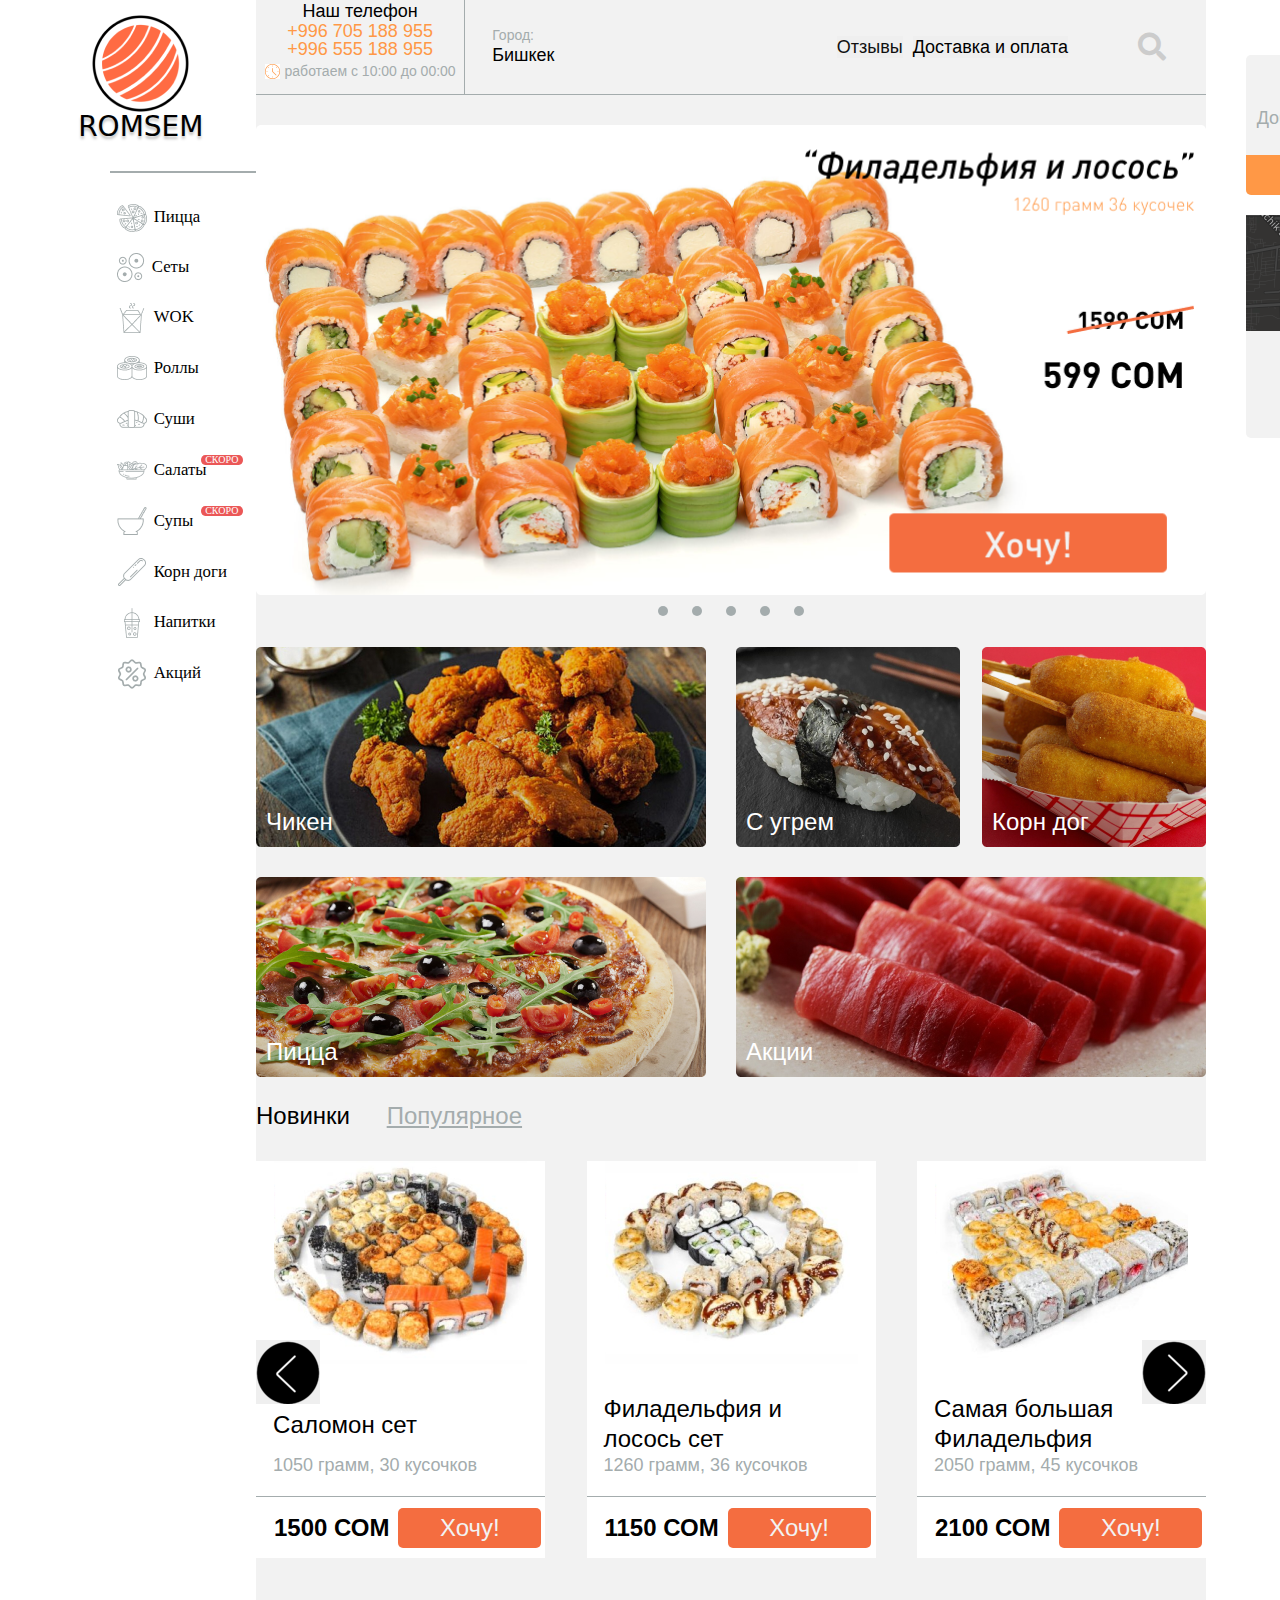
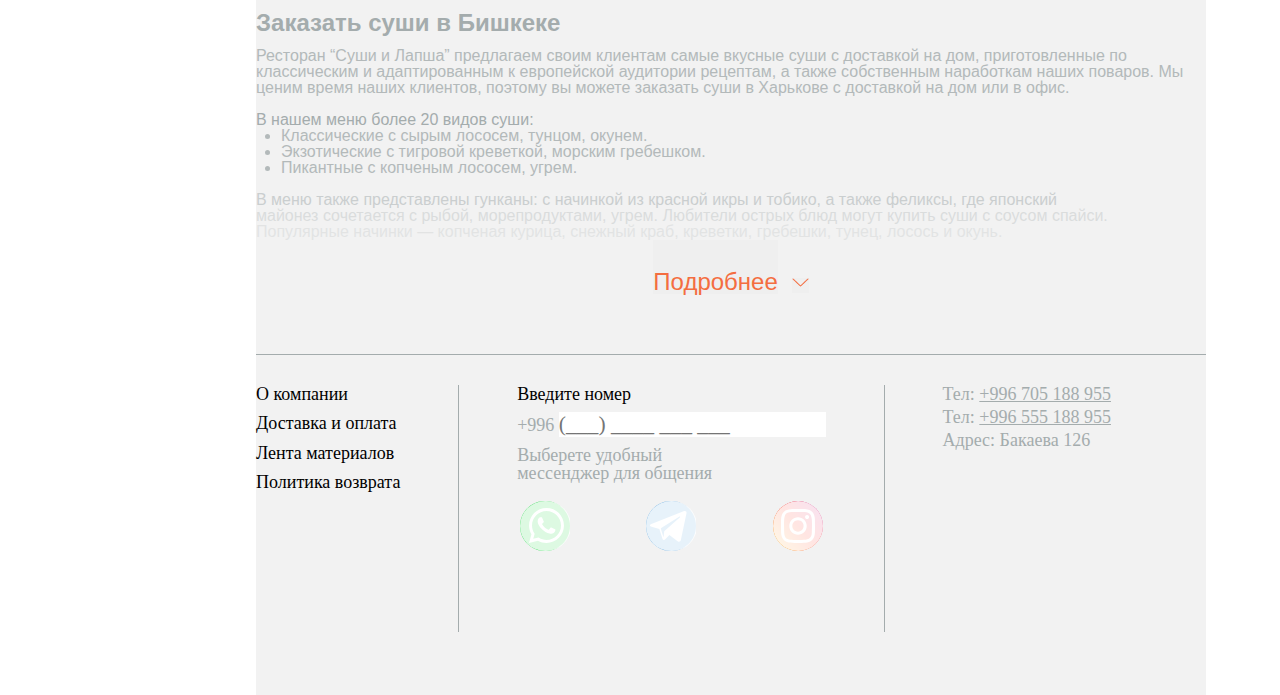
<file: index.html>
<!DOCTYPE html>
<html lang="en">
<head>
    <meta charset="UTF-8">
    <meta name="viewport" content="width=device-width, initial-scale=1.0, maximum-scale=1.0, user-scalable=0" >
    <title>Sushi</title>
    <link rel="stylesheet" href="style.css">
    <link rel="stylesheet" href="https://cdnjs.cloudflare.com/ajax/libs/font-awesome/5.9.0/css/all.min.css"> 
   

</head>
<body>
   
    <div class="project">
    <!-- left-bar ------------------------------>
    <div class = 'left_sidebar'>
        <figure class = 'left_sidebar_logo'>
            <div class = 'left_sidebar_logo_image'>
                <img src = './img/left_sidebar/logo.png'>  
                <figcaption><span>ROMSEM</span></figcaption>  
            </div> 
        </figure>
            <div class="logo__border"></div>
            <!-- <hr> -->

            <!-- nav --------------------------->
            <div class = 'left_sidebar_menu'>
                <ul class='left_sidebar_menu_list'>
                    <li>
                        <img src = './img/left_sidebar/pizza.png'>
                        <span class = 'left_sidebar_menu_text'>Пицца</span>
                        <span class = 'left_sidebar_menu_soon hide'>СКОРО</span>
                    </li>
                    <li >
                        <img src = './img/left_sidebar/sets.png'>
                        <span class = 'left_sidebar_menu_text'>Сеты</span>
                        <span class = 'left_sidebar_menu_soon hide'>СКОРО</span>
                    </li>
                </ul>
                    <li >
                        <img src = './img/left_sidebar/wok.png'>
                        <span class = 'left_sidebar_menu_text'>WOK</span>
                        <span class = 'left_sidebar_menu_soon hide'>СКОРО</span>
                    </li>
                </ul>
                    <li >
                        <img src = './img/left_sidebar/rolls.png'>
                        <span class = 'left_sidebar_menu_text'>Роллы</span>
                        <span class = 'left_sidebar_menu_soon hide'>СКОРО</span>
                    </li>
                </ul>
                    <li >
                        <img src = './img/left_sidebar/sushi.png'>
                        <span class = 'left_sidebar_menu_text'>Суши</span>
                        <span class = 'left_sidebar_menu_soon hide'>СКОРО</span>
                    </li>
                </ul>
                    <li >
                        <img src = './img/left_sidebar/salats.png'>
                        <span class = 'left_sidebar_menu_text'>Салаты</span>
                        <span class = 'left_sidebar_menu_soon'>СКОРО</span>
                    </li>
                </ul>
                    <li >
                        <img src = './img/left_sidebar/soup.png'>
                        <span class = 'left_sidebar_menu_text'>Супы</span>
                        <span class = 'left_sidebar_menu_soon '>СКОРО</span>
                    </li>
                </ul>
                    <li >
                        <img src = './img/left_sidebar/corndogs.png'>
                        <span class = 'left_sidebar_menu_text'>Корн доги</span>
                        <span class = 'left_sidebar_menu_soon hide'>СКОРО</span>
                    </li>
                </ul>
                    <li >
                        <img src = './img/left_sidebar/drink.png'>
                        <span class = 'left_sidebar_menu_text'>Напитки</span>
                        <span class = 'left_sidebar_menu_soon hide'>СКОРО</span>
                    </li>
                </ul>
                    <li >
                        <img src = './img/left_sidebar/actions.png'>
                        <span class = 'left_sidebar_menu_text'>Акций</span>
                    </li>
                </ul>

            </div>

    </div>
    <!-- end-left-bar ------------------------------>

    <!-- main ----------------------------------->
    <div class="main">
    <!-- header ----------------------------->
        <header class="header">
            <div class="header__contact">
                <h4 class="contact-text">Наш телефон</h4>
                <p class="header__contact-telephone">+996 705 188 955</p>
                <p class="header__contact-telephone">+996 555 188 955</p>
                <p class="contact__time"> <img src="./img/Часы.jpg" alt="">работаем с 10:00 до 00:00</p>
            </div>
                
            <div class="header__wrap">
                <div class="header__wrap-city">
                    <p>Город:</p>
                    <p class="city">Бишкек</p>
                </div>

                <div class="header__wrap-content">                   
                    <button class="header__comment">Отзывы</button>
                    <div class="dropdown">
                        
                        <button class="dropbtn">Доставка и оплата</button>

                        <div class="dropdown-content">

                          <a href="#" class="sorting">Сортировка</a>
                          <a href="#" class="dropdown-content_border">По умолчанию <img src="./img/Vector 4.png" alt=""></a>
                          
                          <a href="#">По умолчанию</a>

                          <a href="#">Название</a>
                          <a href="#">Сначала дешевле</a>
                          <a href="#">Сначала дороже</a>
                          <a href="#">Количество кусочков</a>
                          <a href="#">Вес</a>
                        </div>                             
                                 
                     </div>  
                    <div class="fas fa-search fa-2x "></div>     
                 </div> 
            </div>
        </header>
        <!-- btn__slider ------------------------------------------->
        <div class="btn__slider">
            <button class="btn__slider-left"><img src="./img/Left.png" alt=""></button>                
            <button class="btn__slider-right"><img src="./img/right.png" alt=""> </button>
        </div>
    <!-- main-content ----------------------->
    <div class="main-content">
        <div class="main-banner">
            <img src="./img/banner.png" alt=""> 
            
        </div>

        <div class="slider-dots">
            <div class="dot"></div>
            <div class="dot"></div>
            <div class="dot"></div>
            <div class="dot"></div>
            <div class="dot"></div>
        </div>
    <!-- section ---------------------------------->
     <section class="main__section" > <!--сделать класс -->
        
        <article class="main__box cursor"> <!--переделать все в отдельные болки и сделать классы -->
             <div class="main__box-img"><img src="./img/С лососем.png" alt="" left='0'></div> 
            <p class="text">Чикен</p>
        </article>

        <article class="main__box section__two ">
            <div class="two__text cursor">
            <div class="main__box-img"><img src="./img/С угрем.png" alt=""> </div>  
             <p class="text">С угрем</p>
            </div> 

            <div class="two__text cursor" >
                <div class="main__box-img"><img src="./img/Без мяса.png" alt=""></div>
                <p class="text">Корн дог</p>   
            </div>
            
        </article>
      
         <article class="main__box cursor">
            <div class="main__box-img"><img src="./img/С филадельфией.png" alt=""></div> 
            <p class="text">Пицца</p> 
        </article> 

        <article class="main__box cursor">
             <div class="main__box-img"><img src="./img/Акции.png" alt=""></div>
            <p class="text">Акции</p> 
        </article> 

     </section>

        <div class="offer">
            <span >Новинки </span> <span class="pop">Популярное</span>
        </div>
        
        <!-- content__product ------------------------------->
        <div class="content__product">
            <div class="product__box">
                <div class="product__img"> <img src="./img/Rectangle 3.png" alt="">  </div>
                <p class="product__titl-one">Саломон сет</p>
                <p class="product__description">1050 грамм, 30 кусочков</p>
                <div class="product__wrap">                
                     <span class="product__price">1500 СОМ</span>
                    <button class="product__btn">Хочу!</button>
                </div>
            </div>          
       
        
            <div class="product__box">
                <div class="product__img"> <img src="./img/product2.png" alt="">  </div>
                <p class="product__titl">Филадельфия и <br> лосось сет</p>
                <p class="product__description">1260 грамм, 36 кусочков</p>
                <div class="product__wrap">                
                <span class="product__price">1150 СОМ</span>
                <button class="product__btn">Хочу!</button>
            </div>
            </div>          
       
            <div class="product__box">
                <div class="product__img"> <img src="./img/Product3.png" alt=""></div>
                <p class="product__titl">Самая большая Филадельфия</p>
                <p class="product__description">2050 грамм, 45 кусочков</p>
                <div class="product__wrap">                
                <span class="product__price">2100 СОМ</span>
                <button class="product__btn">Хочу!</button>
            </div>
            </div>          
         </div>

         <!-- content__presentation ------------------------------------------>
         <div class="content__presentation">

            <h2 class="presentation__titl">Заказать суши в Бишкеке</h2>
            <p class="presentation__text">Ресторан “Суши и Лапша” предлагаем своим клиентам самые вкусные суши с доставкой на дом, приготовленные по классическим и адаптированным к европейской аудитории рецептам, а также собственным наработкам наших поваров. Мы ценим время наших клиентов, поэтому вы можете заказать суши в Харькове с доставкой на дом или в офис. </p>
                <br> В нашем меню более 20 видов суши:
                <br>
                 <ul class="presentation__text-indent">
                    <li >Классические с сырым лососем, тунцом, окунем.</li>
                    <li >Экзотические с тигровой креветкой, морским гребешком.</li>
                    <li >Пикантные с копченым лососем, угрем.</li>
                </ul>
                <br>   
            <div class="presentation__text-bac">   
                          
                <p>В меню также представлены гунканы: с начинкой из красной икры и тобико, а также феликсы, где японский </p>
                <p>майонез сочетается с рыбой, морепродуктами, угрем. Любители острых блюд могут купить суши с соусом спайси.</p>
                <p>Популярные начинки — копченая курица, снежный краб, креветки, гребешки, тунец, лосось и окунь.</p>
            </div> 
         </div>

         <div class="presentation__info">
            <button class="presentation__btn">Подробнее</button>
            <button class="presentation__btn-vector"><img src="./img/Vector 4.png" alt=""></button>

         </div>
<!-- footer --------------------->
    <div class="footer">
        <div class="footer_wrapper">

            <div class="footer_wrapper_documents">
                <p class="footer_wrapper_documents_content">О компании</p>
                <p class="footer_wrapper_documents_content">Доставка и оплата</p>
                <p class="footer_wrapper_documents_content">Лента материалов</p>
                <p class="footer_wrapper_documents_content">Политика возврата</p>
            </div>

            <div class="footer_wrapper_line"></div>
                     

            <div class="footer_wrapper_socialWebs">
                <h4 class="footer_wrapper_socialWebs_header">Введите номер</h4>
                <section class="footer_wrapper_socialWebs_form">
                    <span class="footer_wrapper_socialWebs_form_prefics">+996</span>
                    <input class="footer_wrapper_socialWebs_form_input" type="tel" placeholder="(___) ____ ___ ___" />
                </section>
                <div class="footer_wrapper_socialWebs">
                    <span class="footer_wrapper_socialWebs_text">Выберете удобный </br> мессенджер для общения</span>
                    <div class="footer_wrapper_socialWebs_logos">

                        <button class="footer_wrapper_socialWebs_btn_watsapp">
                            <svg width="50" height="50" viewBox="0 0 50 50" fill="none"
                                xmlns="http://www.w3.org/2000/svg">
                                <g clip-path="url(#clip0_7_1315)">
                                    <path
                                        d="M0 25C0 38.8071 11.1929 50 25 50C38.8071 50 50 38.8071 50 25C50 11.1929 38.8071 0 25 0C11.1929 0 0 11.1929 0 25Z"
                                        fill="#1BD741" />
                                    <path
                                        d="M9 42.0085L11.4491 33.3099C9.8742 30.6343 9.04498 27.5901 9.04498 24.4628C9.04498 14.8338 16.8788 7 26.5078 7C36.1368 7 43.9705 14.8338 43.9705 24.4628C43.9705 34.0919 36.1368 41.9256 26.5078 41.9256C23.5075 41.9256 20.5695 41.1576 17.9705 39.6993L9 42.0085ZM18.4291 36.5224L18.9637 36.8487C21.2297 38.2321 23.8385 38.9634 26.5078 38.9634C34.5034 38.9634 41.0082 32.4584 41.0082 24.4628C41.0082 16.4672 34.5034 9.96227 26.5078 9.96227C18.5122 9.96227 12.0073 16.4672 12.0073 24.4628C12.0073 27.2488 12.7991 29.9542 14.2969 32.2866L14.6568 32.8472L13.2465 37.8565L18.4291 36.5224Z"
                                        fill="white" />
                                    <path
                                        d="M21.6023 16.3351L20.4691 16.2733C20.1132 16.2539 19.7641 16.3728 19.4951 16.6065C18.9457 17.0835 18.0674 18.0058 17.7976 19.2076C17.3953 20.9995 18.017 23.1938 19.6262 25.3881C21.2354 27.5824 24.2342 31.0932 29.537 32.5927C31.2458 33.0759 32.59 32.7501 33.6271 32.0867C34.4485 31.5613 35.0148 30.7179 35.2188 29.7645L35.3998 28.9195C35.4572 28.6509 35.3209 28.3784 35.0714 28.2634L31.2418 26.4982C30.9932 26.3836 30.6984 26.4561 30.5312 26.6727L29.0278 28.6217C28.9142 28.7689 28.7198 28.8273 28.5443 28.7656C27.5147 28.4038 24.066 26.9594 22.1736 23.3143C22.0916 23.1562 22.112 22.9643 22.2284 22.8295L23.6652 21.1673C23.812 20.9976 23.8491 20.7589 23.7609 20.5527L22.1101 16.6906C22.0222 16.485 21.8253 16.3472 21.6023 16.3351Z"
                                        fill="white" />
                                    <rect id="watsapp" width="51" height="50" rx="25" fill="white"
                                        fill-opacity="0.85" />

                                </g>
                                <defs>
                                    <clipPath id="clip0_7_1315">
                                        <rect width="50" height="50" fill="white" />
                                    </clipPath>
                                </defs>
                            </svg>
                        </button>
                        
                        <button class="footer_wrapper_socialWebs_btn_telegram">
                            <svg width="50" height="50" viewBox="0 0 50 50" fill="none"
                                xmlns="http://www.w3.org/2000/svg">
                                <path
                                    d="M0 25C0 38.8071 11.1929 50 25 50C38.8071 50 50 38.8071 50 25C50 11.1929 38.8071 0 25 0C11.1929 0 0 11.1929 0 25Z"
                                    fill="#61A8DE" />
                                <path
                                    d="M38.2122 10.1202L4.77659 23.1497C3.69361 23.5718 3.75921 25.1259 4.87402 25.455L13.3704 27.964L16.5412 38.0254C16.8724 39.0764 18.2042 39.395 18.9752 38.6078L23.368 34.1224L31.9872 40.4491C33.042 41.2233 34.5442 40.6481 34.812 39.3674L40.5205 12.075C40.8 10.7381 39.4848 9.62433 38.2122 10.1202ZM34.0203 16.1771L18.4896 29.9109C18.3348 30.0478 18.2363 30.2373 18.2132 30.4426L17.6153 35.7581C17.5958 35.9314 17.3532 35.9543 17.3014 35.7878L14.8413 27.8606C14.7286 27.4977 14.8755 27.1045 15.1984 26.9043L33.5385 15.5296C33.9603 15.2678 34.3921 15.8484 34.0203 16.1771Z"
                                    fill="white" />
                                <rect id="telegram" width="51" height="50" rx="25" fill="white" fill-opacity="0.85" />
                            </svg>
                        </button>

                        <button class="footer_wrapper_socialWebs_btn_instagram">
                            <svg width="50" height="50" viewBox="0 0 50 50" fill="none"
                                xmlns="http://www.w3.org/2000/svg">
                                <g clip-path="url(#clip0_83_195)">
                                    <path
                                        d="M-0.216677 0.0267644C-4.76142 4.74649 -3.83126 9.76014 -3.83126 24.9914C-3.83126 37.64 -6.03857 50.3199 5.51365 53.3049C9.121 54.2325 41.0836 54.2325 44.6861 53.3001C49.4959 52.0593 53.4093 48.1588 53.9443 41.3575C54.019 40.4082 54.019 9.59149 53.9419 8.62297C53.3732 1.37835 48.9128 -2.79688 43.0354 -3.64252C41.6884 -3.83767 41.4185 -3.8955 34.5074 -3.90754C9.99332 -3.8955 4.61964 -4.98689 -0.216677 0.0267644Z"
                                        fill="url(#paint0_linear_83_195)" />
                                    <rect id="instagram" width="51" height="50" rx="25" fill="white"
                                        fill-opacity="0.85" />
                                    <path
                                        d="M25.0004 8.01639C18.0372 8.01639 11.425 7.39746 8.89941 13.8742C7.85618 16.5492 8.00767 20.0232 8.00767 24.9976C8.00767 29.3627 7.86768 33.4652 8.89941 36.1191C11.4193 42.5997 18.0852 41.9788 24.9966 41.9788C31.6644 41.9788 38.5394 42.6725 41.0957 36.1191C42.1408 33.4173 41.9874 29.995 41.9874 24.9976C41.9874 18.3638 42.3537 14.0811 39.1339 10.8658C35.8738 7.60824 31.465 8.01639 24.9928 8.01639H25.0004ZM23.4778 11.0765C38.0024 11.0535 39.8511 9.44011 38.8309 31.8537C38.4684 39.781 32.4277 38.911 25.0023 38.911C11.4634 38.911 11.0741 38.5239 11.0741 24.9899C11.0741 11.2988 12.148 11.0842 23.4778 11.0727V11.0765ZM34.0711 13.8952C32.9455 13.8952 32.0326 14.8073 32.0326 15.9321C32.0326 17.0569 32.9455 17.969 34.0711 17.969C35.1968 17.969 36.1097 17.0569 36.1097 15.9321C36.1097 14.8073 35.1968 13.8952 34.0711 13.8952ZM25.0004 16.2771C20.1812 16.2771 16.2749 20.1822 16.2749 24.9976C16.2749 29.813 20.1812 33.7162 25.0004 33.7162C29.8196 33.7162 33.724 29.813 33.724 24.9976C33.724 20.1822 29.8196 16.2771 25.0004 16.2771ZM25.0004 19.3372C32.489 19.3372 32.4986 30.658 25.0004 30.658C17.5137 30.658 17.5022 19.3372 25.0004 19.3372Z"
                                        fill="white" />
                                </g>
                                <defs>
                                    <linearGradient id="paint0_linear_83_195" x1="-0.105782" y1="50.2213" x2="53.6352"
                                        y2="3.70001" gradientUnits="userSpaceOnUse">
                                        <stop stop-color="#FFDD55" />
                                        <stop offset="0.5" stop-color="#FF543E" />
                                        <stop offset="1" stop-color="#C837AB" />
                                    </linearGradient>
                                    <clipPath id="clip0_83_195">
                                        <rect width="50" height="50" rx="25" fill="white" />
                                    </clipPath>
                                </defs>
                            </svg>
                        </button>

                    </div>
                </div>
            </div>
           
            <div class="footer_wrapper_line"></div>
           
            <div class="footer_wrapper_contacts">
                <p class="footer_wrapper_contacts_row">Тел: <span class="footer_wrapper_contacts_row_number">
                        +996 705 188 955</span>
                    </p>
                <p class="footer_wrapper_contacts_row">Тел:
                    <span class="footer_wrapper_contacts_row_number"> +996 555 188 955 </span>
                </p>
                <p class="footer_wrapper_contacts_row">
                    <span class="footer_wrapper_contacts_row_adress"> Адрес: Бакаева 126 </span>
                </p>
            </div>

        </div>
    </div>

    </div>

    </div>
    <!--end-main ----------------------------------->

    <!-- right-bar ------------------------------------>
    <div class="right-bar">            
        <div class="right-bar__basket"> 
            <h2>Ваша корзина пуста</h2>
            <p> Добавьте же скорее что-нибудь!</p>
            <button class="right-bar__btn">Бесплатная доставка от 800 СОМ</button>
        </div>
        <div class="right-bar__map">
            <img src="./img/Rectangle 9.png" class="img-map" alt="">
            <img src="./img/Ellipse 1.png" class="map-ellipse" alt="">
            <img src="./img/Vector (1).png" class="map-ellipse-vector alt="">
            <img src="./img/Vector (2).png" class="map-ellipse-one alt="">
            <h3 class="map-subtext">Укажите адрес</h3>
            <p class="map-text">И узнайте время доставки</p>
        </div>    
    </div> 
    <!--end-right-bar ------------------------------------>

    

    </div>

    



    <script src="main.js"></script>
</body>
</html>
</file>
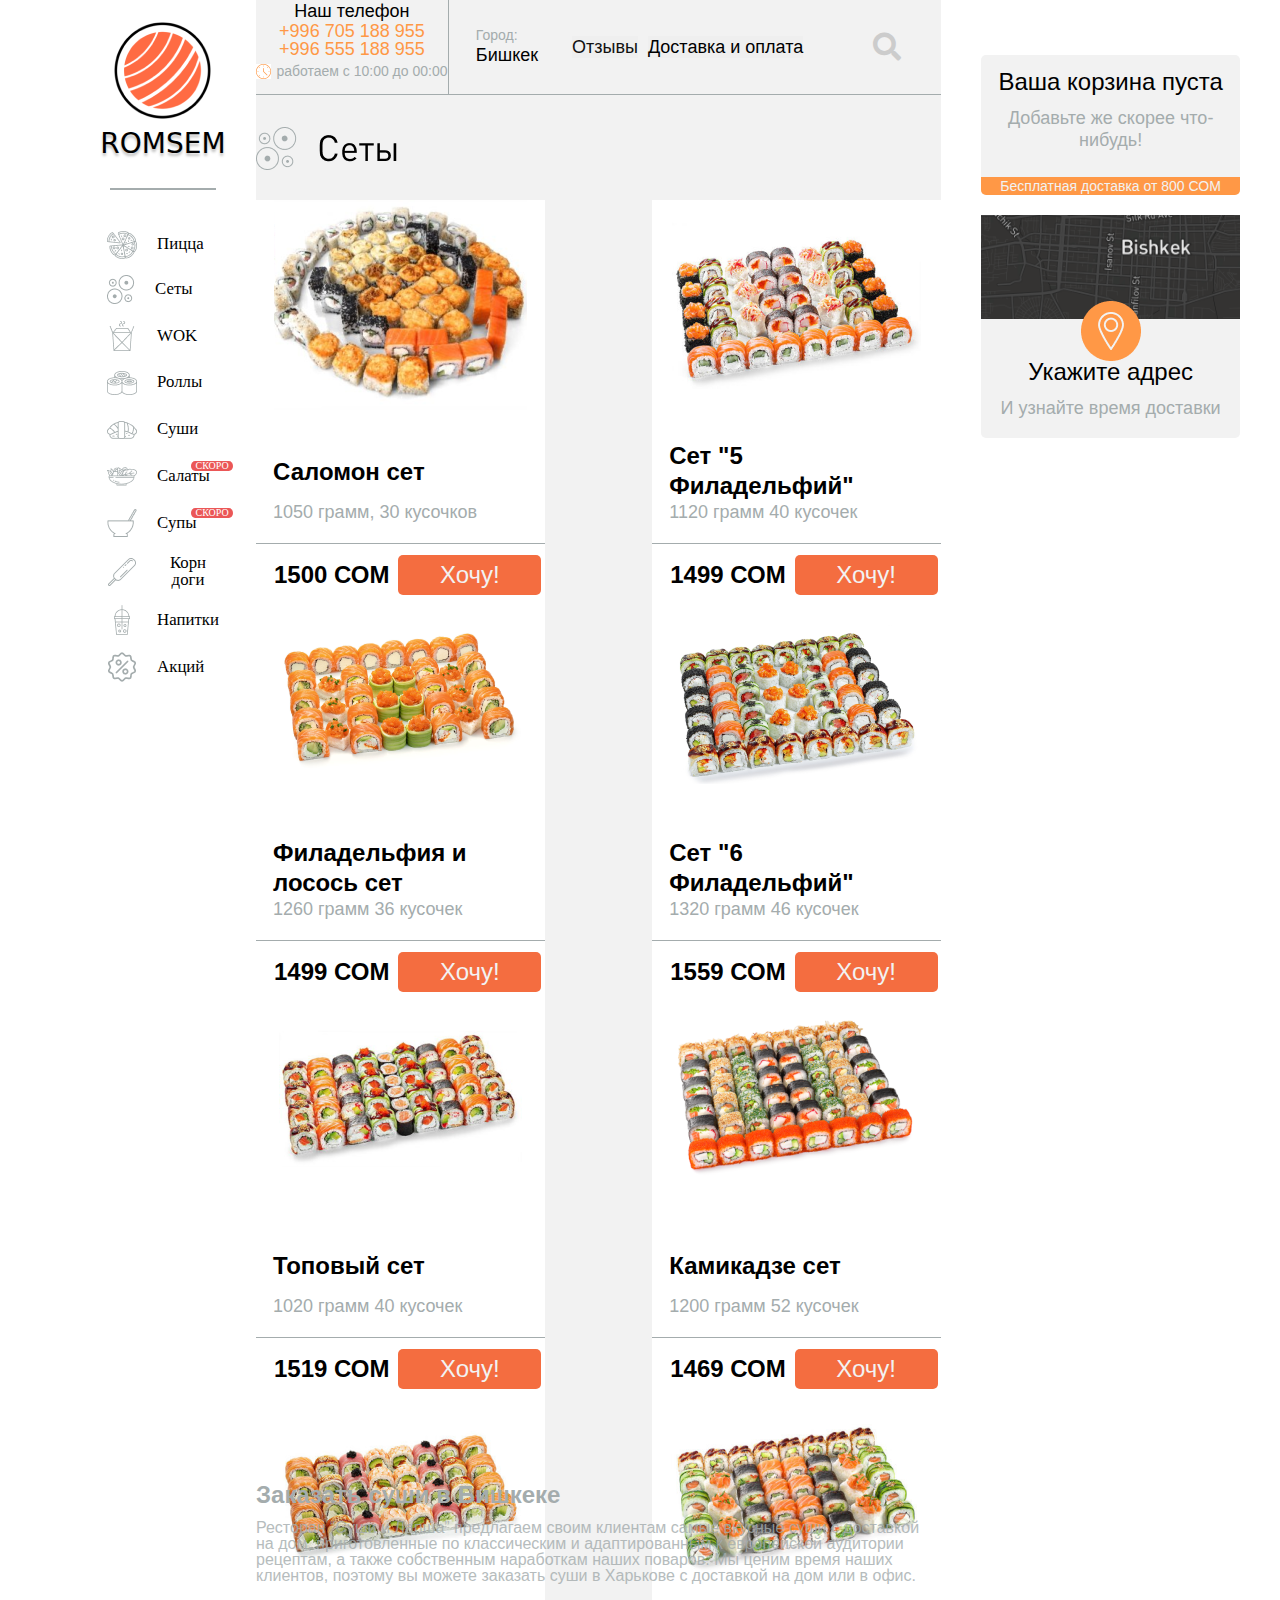
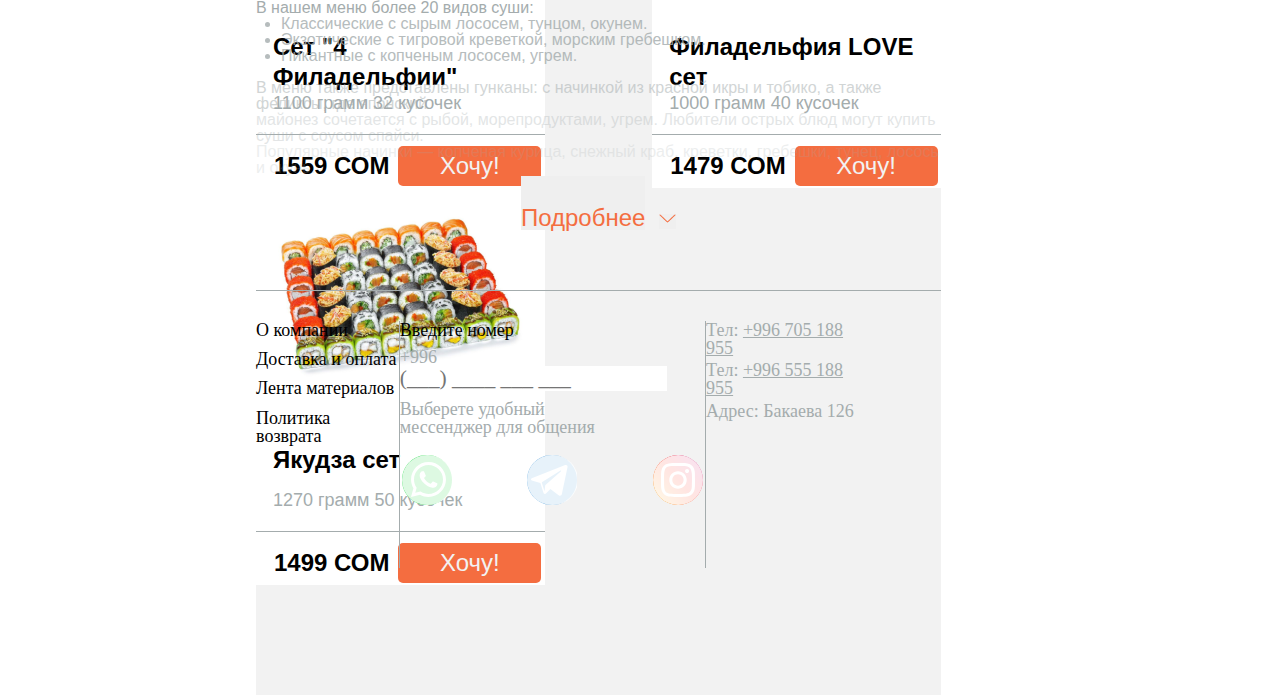
<file: products.html>
<!DOCTYPE html>
<html lang="ru">
<head>
    <meta charset="UTF-8">
    <meta name="viewport" content="width=device-width, initial-scale=1.0, maximum-scale=1.0, user-scalable=0" >
    <title>Sushi</title>
    <link rel="stylesheet" href="products.css">
    <link rel="stylesheet" href="https://cdnjs.cloudflare.com/ajax/libs/font-awesome/5.9.0/css/all.min.css"> 
   

</head>
<body>
   
    <div class="project">
    <!-- left-bar ------------------------------>

    <div class = 'left_sidebar'>
        <div class="left_sidebar-wrap">
        <figure class = 'left_sidebar_logo'>
            <div class = 'left_sidebar_logo_image'>
                <img src = './img/left_sidebar/logo.png'>  
            </div> 
        </figure>
            <h1 class="left_sidebar-title">ROMSEM</h1>
            <div class="logo__border"></div>           

            <!-- nav --------------------------->
            <div class = 'left_sidebar_menu'>
                <ul class='left_sidebar_menu_list'>
                    <li>
                        <img src = './img/left_sidebar/pizza.png'>
                        <span class = 'left_sidebar_menu_text'>Пицца</span>
                        <span class = 'left_sidebar_menu_soon hide'>СКОРО</span>
                    </li>
                    <li >
                        <img src = './img/left_sidebar/sets.png'>
                        <span class = 'left_sidebar_menu_text'>Сеты</span>
                        <span class = 'left_sidebar_menu_soon hide'>СКОРО</span>
                    </li>
                    <li >
                        <img src = './img/left_sidebar/wok.png'>
                        <span class = 'left_sidebar_menu_text'>WOK</span>
                        <span class = 'left_sidebar_menu_soon hide'>СКОРО</span>
                    </li>
                    <li >
                        <img src = './img/left_sidebar/rolls.png'>
                        <span class = 'left_sidebar_menu_text'>Роллы</span>
                        <span class = 'left_sidebar_menu_soon hide'>СКОРО</span>
                    </li>
                    <li >
                        <img src = './img/left_sidebar/sushi.png'>
                        <span class = 'left_sidebar_menu_text'>Суши</span>
                        <span class = 'left_sidebar_menu_soon hide'>СКОРО</span>
                    </li>
                    <li >
                        <img src = './img/left_sidebar/salats.png'>
                        <span class = 'left_sidebar_menu_text'>Салаты</span>
                        <span class = 'left_sidebar_menu_soon'>СКОРО</span>
                    </li>
                    <li >
                        <img src = './img/left_sidebar/soup.png'>
                        <span class = 'left_sidebar_menu_text'>Супы</span>
                        <span class = 'left_sidebar_menu_soon '>СКОРО</span>
                    </li>
                    <li >
                        <img src = './img/left_sidebar/corndogs.png'>
                        <span class = 'left_sidebar_menu_text'>Корн доги</span>
                        <span class = 'left_sidebar_menu_soon hide'>СКОРО</span>
                    </li>
                    <li >
                        <img src = './img/left_sidebar/drink.png'>
                        <span class = 'left_sidebar_menu_text'>Напитки</span>
                        <span class = 'left_sidebar_menu_soon hide'>СКОРО</span>
                    </li>

                    <li >
                        <img src = './img/left_sidebar/actions.png'>
                        <span class = 'left_sidebar_menu_text'>Акций</span>
                    </li>

                </ul>                
               
            </div>
    </div>
    </div>
    <!-- end-left-bar ------------------------------>

    <!-- main ----------------------------------->
    <div class="main">
    <!-- header ----------------------------->
        <header class="header">
            <div class="header__contact">
                <h4 class="contact-text">Наш телефон</h4>
                <p class="header__contact-telephone">+996 705 188 955</p>
                <p class="header__contact-telephone">+996 555 188 955</p>
                <p class="contact__time"> <img src="./img/Часы.jpg" alt="">работаем с 10:00 до 00:00</p>
            </div>
                
            <div class="header__wrap">
                <div class="header__wrap-city">
                    <p>Город:</p>
                    <p class="city">Бишкек</p>
                </div>

                <div class="header__wrap-content">                   
                    <button class="header__comment">Отзывы</button>
                    <div class="dropdown">
                        
                        <button class="dropbtn">Доставка и оплата</button>

                        <div class="dropdown-content">

                          <a href="#" class="sorting">Сортировка</a>
                          <a href="#" class="dropdown-content_border">По умолчанию <img src="./img/Vector 4.png" alt=""></a>
                          
                          <a href="#">По умолчанию</a>

                          <a href="#">Название</a>
                          <a href="#">Сначала дешевле</a>
                          <a href="#">Сначала дороже</a>
                          <a href="#">Количество кусочков</a>
                          <a href="#">Вес</a>
                        </div>                             
                                 
                     </div>  
                    <div class="fas fa-search fa-2x "></div>     
                 </div> 
            </div>
        </header>
        
    <!-- main-content ----------------------->
    <div class="main-content">
        <!-- main__wrap --------------------->
        <div class="main__wrap">



   
        
        <!-- content__product ------------------------------->
        <div class="content__product">
             <img src="./img/Сеты.png" alt="">
                <h2 ></h2>
            <div class="product__wrap">                           

            <div class="product__item">
                <div class="product__img"> <img src="./img/product/Rectangle 3.png" alt="">  </div>
                <p class="product__titl-one">Саломон сет</p>
                <p class="product__description">1050 грамм, 30 кусочков</p>
                <div class="product__box">                
                     <span class="product__price">1500 СОМ</span>
                    <button class="product__btn">Хочу!</button>
                </div>
            </div>          
       
        
            <div class="product__item">
                <div class="product__img"> <img src="./img/product/Rectangle 3-2.png" alt="">  </div>
                <p class="product__titl">Сет "5 <br> Филадельфий"</p>
                <p class="product__description">1120 грамм 40 кусочек</p>
                <div class="product__box">                
                <span class="product__price">1499 СОМ</span>
                <button class="product__btn">Хочу!</button>
            </div>
            </div>          
       
            <div class="product__item">
                <div class="product__img"> <img src="./img/product/Rectangle 3-3.png" alt=""></div>
                <p class="product__titl">Филадельфия и лосось сет</p>
                <p class="product__description">1260 грамм 36 кусочек</p>
                <div class="product__box">                
                <span class="product__price">1499 СОМ</span>
                <button class="product__btn">Хочу!</button>
            </div>
            </div>  
            <div class="product__item">
                <div class="product__img"> <img src="./img/product/Rectangle 3-4.png" alt=""></div>
                <p class="product__titl">Сет "6 <br>Филадельфий"</p>
                <p class="product__description">1320 грамм 46 кусочек</p>
                <div class="product__box">                
                <span class="product__price">1559 СОМ</span>
                <button class="product__btn">Хочу!</button>
            </div>
            </div>  
            <div class="product__item">
                <div class="product__img"> <img src="./img/product/Rectangle 3-5.png" alt=""></div>
                <p class="product__titl-one">Топовый сет</p>
                <p class="product__description">1020 грамм 40 кусочек</p>
                <div class="product__box">                
                <span class="product__price">1519 СОМ</span>
                <button class="product__btn">Хочу!</button>
            </div>
            </div>  
            <div class="product__item">
                <div class="product__img"> <img src="./img/product/Rectangle 3-6.png" alt=""></div>
                <p class="product__titl-one">Камикадзе сет</p>
                <p class="product__description">1200 грамм 52 кусочек</p>
                <div class="product__box">                
                <span class="product__price">1469 СОМ</span>
                <button class="product__btn">Хочу!</button>
            </div>
            </div>  
            <div class="product__item">
                <div class="product__img"> <img src="./img/product/Rectangle 3-7.png" alt=""></div>
                <p class="product__titl">Сет "4 <br> Филадельфии"</p>
                <p class="product__description">1100 грамм 32 кусочек</p>
                <div class="product__box">                
                <span class="product__price">1559 СОМ</span>
                <button class="product__btn">Хочу!</button>
            </div>
            </div>  
            <div class="product__item">
                <div class="product__img"> <img src="./img/product/Rectangle 3-8.png" alt=""></div>
                <p class="product__titl">Филадельфия LOVE <br> сет</p>
                <p class="product__description">1000 грамм 40 кусочек</p>
                <div class="product__box">                
                <span class="product__price">1479 СОМ</span>
                <button class="product__btn">Хочу!</button>
            </div>
            </div>  
            <div class="product__item">
                <div class="product__img"> <img src="./img/product/Rectangle 3-9.png" alt=""></div>
                <p class="product__titl-one">Якудза сет</p>
                <p class="product__description">1270 грамм 50 кусочек</p>
                <div class="product__box">                
                <span class="product__price">1499 СОМ</span>
                <button class="product__btn">Хочу!</button>
                </div>
            </div>  
        </div>
            
         </div>

         <!-- content__presentation ------------------------------------------>
         <div class="content__presentation">

            <h2 class="presentation__titl">Заказать суши в Бишкеке</h2>
            <p class="presentation__text">Ресторан “Суши и Лапша” предлагаем своим клиентам самые вкусные суши с доставкой на дом, приготовленные по классическим и адаптированным к европейской аудитории рецептам, а также собственным наработкам наших поваров. Мы ценим время наших клиентов, поэтому вы можете заказать суши в Харькове с доставкой на дом или в офис. </p>
                <br> В нашем меню более 20 видов суши:
                <br>
                 <ul class="presentation__text-indent">
                    <li >Классические с сырым лососем, тунцом, окунем.</li>
                    <li >Экзотические с тигровой креветкой, морским гребешком.</li>
                    <li >Пикантные с копченым лососем, угрем.</li>
                </ul>
                <br>   
            <div class="presentation__text-bac">   
                          
                <p>В меню также представлены гунканы: с начинкой из красной икры и тобико, а также феликсы, где японский </p>
                <p>майонез сочетается с рыбой, морепродуктами, угрем. Любители острых блюд могут купить суши с соусом спайси.</p>
                <p>Популярные начинки — копченая курица, снежный краб, креветки, гребешки, тунец, лосось и окунь.</p>
            </div> 
         </div>

         <div class="presentation__info">
            <button class="presentation__btn">Подробнее</button>
            <button class="presentation__btn-vector"><img src="./img/Vector 4.png" alt=""></button>

         </div>
        </div>
<!-- footer --------------------->
    <div class="footer">
        <div class="footer_wrapper">

            <div class="footer_wrapper_documents">
                <p class="footer_wrapper_documents_content">О компании</p>
                <p class="footer_wrapper_documents_content">Доставка и оплата</p>
                <p class="footer_wrapper_documents_content">Лента материалов</p>
                <p class="footer_wrapper_documents_content">Политика возврата</p>
            </div>

            <div class="footer_wrapper_line"></div>
                     

            <div class="footer_wrapper_socialWebs">
                <h4 class="footer_wrapper_socialWebs_header">Введите номер</h4>
                <section class="footer_wrapper_socialWebs_form">
                    <span class="footer_wrapper_socialWebs_form_prefics">+996</span>
                    <input class="footer_wrapper_socialWebs_form_input" type="tel" placeholder="(___) ____ ___ ___" />
                </section>
                <div class="footer_wrapper_socialWebs">
                    <span class="footer_wrapper_socialWebs_text">Выберете удобный </br> мессенджер для общения</span>
                    <div class="footer_wrapper_socialWebs_logos">

                        <button class="footer_wrapper_socialWebs_btn_watsapp">
                            <svg width="50" height="50" viewBox="0 0 50 50" fill="none"
                                xmlns="http://www.w3.org/2000/svg">
                                <g clip-path="url(#clip0_7_1315)">
                                    <path
                                        d="M0 25C0 38.8071 11.1929 50 25 50C38.8071 50 50 38.8071 50 25C50 11.1929 38.8071 0 25 0C11.1929 0 0 11.1929 0 25Z"
                                        fill="#1BD741" />
                                    <path
                                        d="M9 42.0085L11.4491 33.3099C9.8742 30.6343 9.04498 27.5901 9.04498 24.4628C9.04498 14.8338 16.8788 7 26.5078 7C36.1368 7 43.9705 14.8338 43.9705 24.4628C43.9705 34.0919 36.1368 41.9256 26.5078 41.9256C23.5075 41.9256 20.5695 41.1576 17.9705 39.6993L9 42.0085ZM18.4291 36.5224L18.9637 36.8487C21.2297 38.2321 23.8385 38.9634 26.5078 38.9634C34.5034 38.9634 41.0082 32.4584 41.0082 24.4628C41.0082 16.4672 34.5034 9.96227 26.5078 9.96227C18.5122 9.96227 12.0073 16.4672 12.0073 24.4628C12.0073 27.2488 12.7991 29.9542 14.2969 32.2866L14.6568 32.8472L13.2465 37.8565L18.4291 36.5224Z"
                                        fill="white" />
                                    <path
                                        d="M21.6023 16.3351L20.4691 16.2733C20.1132 16.2539 19.7641 16.3728 19.4951 16.6065C18.9457 17.0835 18.0674 18.0058 17.7976 19.2076C17.3953 20.9995 18.017 23.1938 19.6262 25.3881C21.2354 27.5824 24.2342 31.0932 29.537 32.5927C31.2458 33.0759 32.59 32.7501 33.6271 32.0867C34.4485 31.5613 35.0148 30.7179 35.2188 29.7645L35.3998 28.9195C35.4572 28.6509 35.3209 28.3784 35.0714 28.2634L31.2418 26.4982C30.9932 26.3836 30.6984 26.4561 30.5312 26.6727L29.0278 28.6217C28.9142 28.7689 28.7198 28.8273 28.5443 28.7656C27.5147 28.4038 24.066 26.9594 22.1736 23.3143C22.0916 23.1562 22.112 22.9643 22.2284 22.8295L23.6652 21.1673C23.812 20.9976 23.8491 20.7589 23.7609 20.5527L22.1101 16.6906C22.0222 16.485 21.8253 16.3472 21.6023 16.3351Z"
                                        fill="white" />
                                    <rect id="watsapp" width="51" height="50" rx="25" fill="white"
                                        fill-opacity="0.85" />

                                </g>
                                <defs>
                                    <clipPath id="clip0_7_1315">
                                        <rect width="50" height="50" fill="white" />
                                    </clipPath>
                                </defs>
                            </svg>
                        </button>
                        
                        <button class="footer_wrapper_socialWebs_btn_telegram">
                            <svg width="50" height="50" viewBox="0 0 50 50" fill="none"
                                xmlns="http://www.w3.org/2000/svg">
                                <path
                                    d="M0 25C0 38.8071 11.1929 50 25 50C38.8071 50 50 38.8071 50 25C50 11.1929 38.8071 0 25 0C11.1929 0 0 11.1929 0 25Z"
                                    fill="#61A8DE" />
                                <path
                                    d="M38.2122 10.1202L4.77659 23.1497C3.69361 23.5718 3.75921 25.1259 4.87402 25.455L13.3704 27.964L16.5412 38.0254C16.8724 39.0764 18.2042 39.395 18.9752 38.6078L23.368 34.1224L31.9872 40.4491C33.042 41.2233 34.5442 40.6481 34.812 39.3674L40.5205 12.075C40.8 10.7381 39.4848 9.62433 38.2122 10.1202ZM34.0203 16.1771L18.4896 29.9109C18.3348 30.0478 18.2363 30.2373 18.2132 30.4426L17.6153 35.7581C17.5958 35.9314 17.3532 35.9543 17.3014 35.7878L14.8413 27.8606C14.7286 27.4977 14.8755 27.1045 15.1984 26.9043L33.5385 15.5296C33.9603 15.2678 34.3921 15.8484 34.0203 16.1771Z"
                                    fill="white" />
                                <rect id="telegram" width="51" height="50" rx="25" fill="white" fill-opacity="0.85" />
                            </svg>
                        </button>

                        <button class="footer_wrapper_socialWebs_btn_instagram">
                            <svg width="50" height="50" viewBox="0 0 50 50" fill="none"
                                xmlns="http://www.w3.org/2000/svg">
                                <g clip-path="url(#clip0_83_195)">
                                    <path
                                        d="M-0.216677 0.0267644C-4.76142 4.74649 -3.83126 9.76014 -3.83126 24.9914C-3.83126 37.64 -6.03857 50.3199 5.51365 53.3049C9.121 54.2325 41.0836 54.2325 44.6861 53.3001C49.4959 52.0593 53.4093 48.1588 53.9443 41.3575C54.019 40.4082 54.019 9.59149 53.9419 8.62297C53.3732 1.37835 48.9128 -2.79688 43.0354 -3.64252C41.6884 -3.83767 41.4185 -3.8955 34.5074 -3.90754C9.99332 -3.8955 4.61964 -4.98689 -0.216677 0.0267644Z"
                                        fill="url(#paint0_linear_83_195)" />
                                    <rect id="instagram" width="51" height="50" rx="25" fill="white"
                                        fill-opacity="0.85" />
                                    <path
                                        d="M25.0004 8.01639C18.0372 8.01639 11.425 7.39746 8.89941 13.8742C7.85618 16.5492 8.00767 20.0232 8.00767 24.9976C8.00767 29.3627 7.86768 33.4652 8.89941 36.1191C11.4193 42.5997 18.0852 41.9788 24.9966 41.9788C31.6644 41.9788 38.5394 42.6725 41.0957 36.1191C42.1408 33.4173 41.9874 29.995 41.9874 24.9976C41.9874 18.3638 42.3537 14.0811 39.1339 10.8658C35.8738 7.60824 31.465 8.01639 24.9928 8.01639H25.0004ZM23.4778 11.0765C38.0024 11.0535 39.8511 9.44011 38.8309 31.8537C38.4684 39.781 32.4277 38.911 25.0023 38.911C11.4634 38.911 11.0741 38.5239 11.0741 24.9899C11.0741 11.2988 12.148 11.0842 23.4778 11.0727V11.0765ZM34.0711 13.8952C32.9455 13.8952 32.0326 14.8073 32.0326 15.9321C32.0326 17.0569 32.9455 17.969 34.0711 17.969C35.1968 17.969 36.1097 17.0569 36.1097 15.9321C36.1097 14.8073 35.1968 13.8952 34.0711 13.8952ZM25.0004 16.2771C20.1812 16.2771 16.2749 20.1822 16.2749 24.9976C16.2749 29.813 20.1812 33.7162 25.0004 33.7162C29.8196 33.7162 33.724 29.813 33.724 24.9976C33.724 20.1822 29.8196 16.2771 25.0004 16.2771ZM25.0004 19.3372C32.489 19.3372 32.4986 30.658 25.0004 30.658C17.5137 30.658 17.5022 19.3372 25.0004 19.3372Z"
                                        fill="white" />
                                </g>
                                <defs>
                                    <linearGradient id="paint0_linear_83_195" x1="-0.105782" y1="50.2213" x2="53.6352"
                                        y2="3.70001" gradientUnits="userSpaceOnUse">
                                        <stop stop-color="#FFDD55" />
                                        <stop offset="0.5" stop-color="#FF543E" />
                                        <stop offset="1" stop-color="#C837AB" />
                                    </linearGradient>
                                    <clipPath id="clip0_83_195">
                                        <rect width="50" height="50" rx="25" fill="white" />
                                    </clipPath>
                                </defs>
                            </svg>
                        </button>

                    </div>
                </div>
            </div>
           
            <div class="footer_wrapper_line"></div>
           
            <div class="footer_wrapper_contacts">
                <p class="footer_wrapper_contacts_row">Тел: <span class="footer_wrapper_contacts_row_number">
                        +996 705 188 955</span>
                    </p>
                <p class="footer_wrapper_contacts_row">Тел:
                    <span class="footer_wrapper_contacts_row_number"> +996 555 188 955 </span>
                </p>
                <p class="footer_wrapper_contacts_row">
                    <span class="footer_wrapper_contacts_row_adress"> Адрес: Бакаева 126 </span>
                </p>
            </div>

        </div>
    </div>

    </div>

    </div>
    <!--end-main ----------------------------------->

    <!-- right-bar ------------------------------------>
    <div class="right-bar">            
        <div class="right-bar__basket"> 
            <h2>Ваша корзина пуста</h2>
            <p> Добавьте же скорее что-нибудь!</p>
            <button class="right-bar__btn">Бесплатная доставка от 800 СОМ</button>
        </div>
        <div class="right-bar__map">
            <img src="./img/Rectangle 9.png" class="img-map" alt="">
            <img src="./img/Ellipse 1.png" class="map-ellipse" alt="">
            <img src="./img/Vector (1).png" class="map-ellipse-vector alt="">
            <img src="./img/Vector (2).png" class="map-ellipse-one alt="">
            <h3 class="map-subtext">Укажите адрес</h3>
            <p class="map-text">И узнайте время доставки</p>
        </div>    
    </div> 
    <!--end-right-bar ------------------------------------>

    

    </div>


    <script src="main.js"></script>
</body>
</html>
</file>
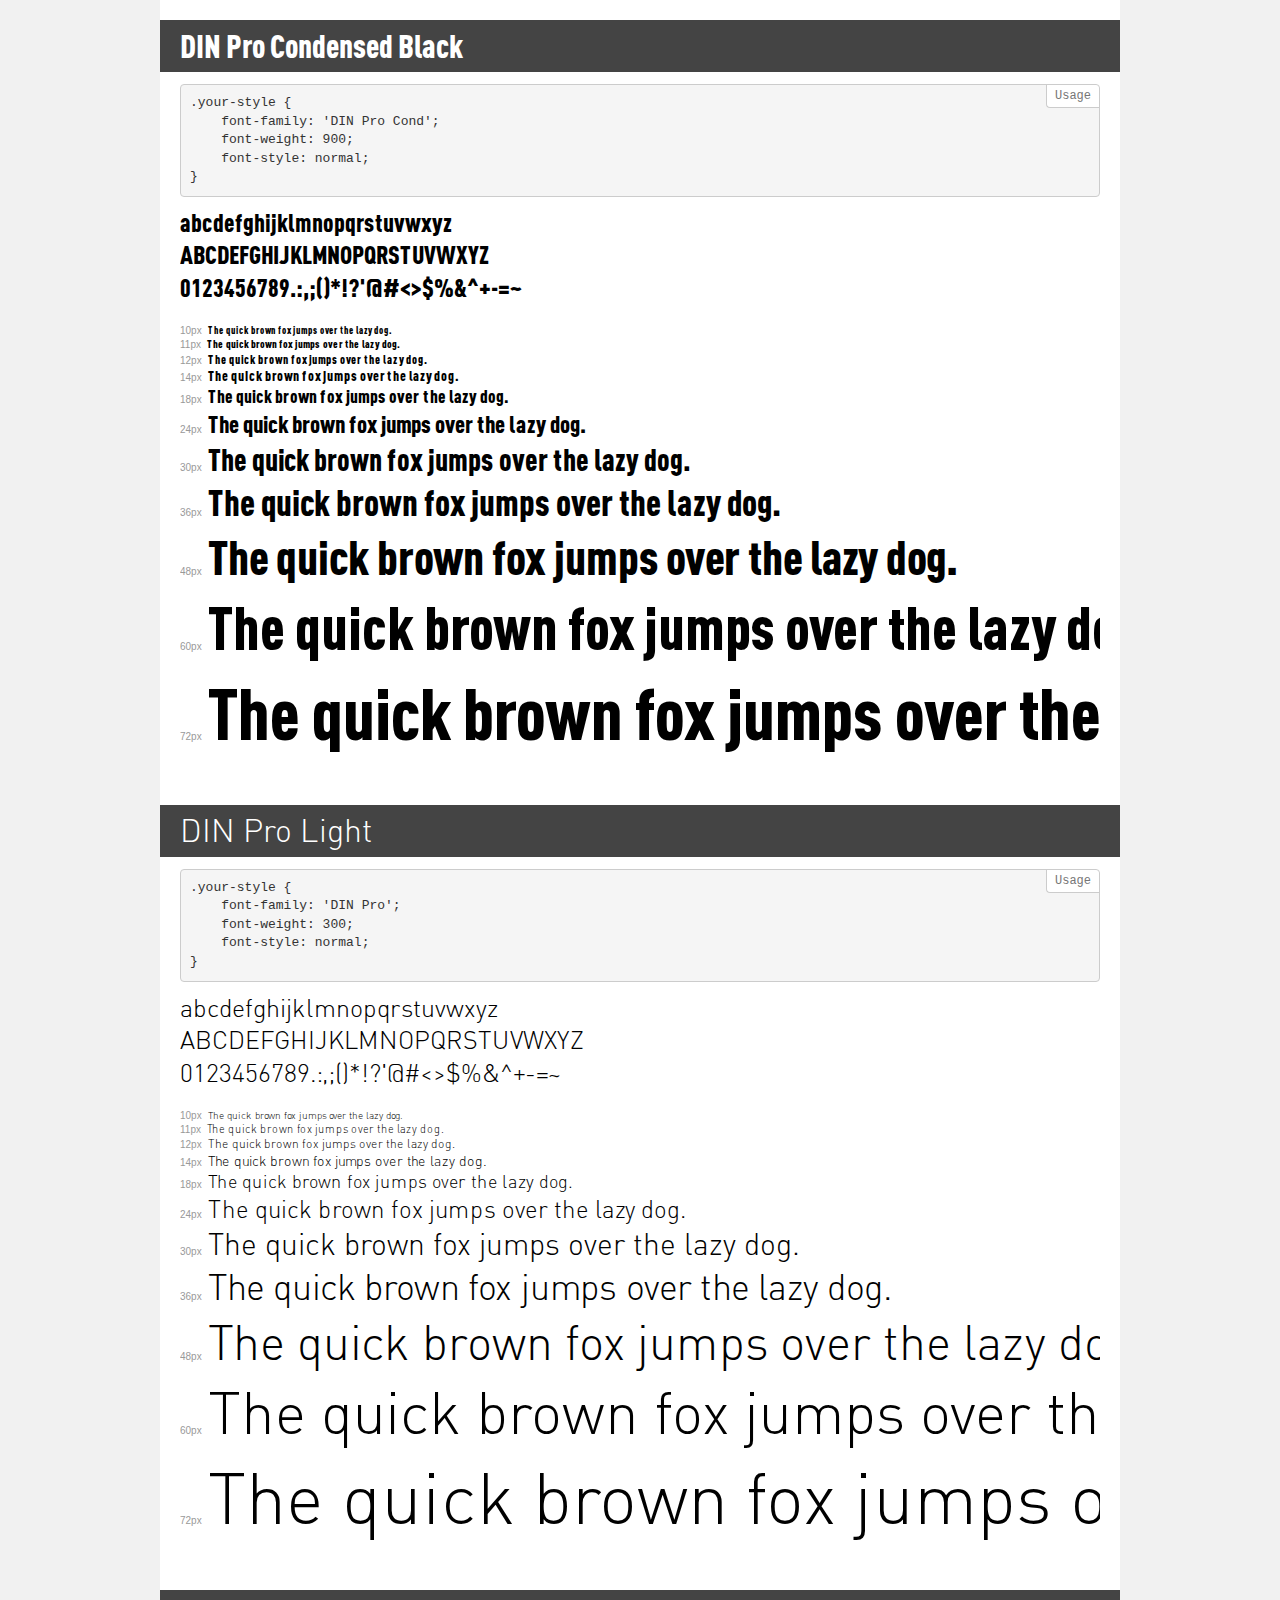
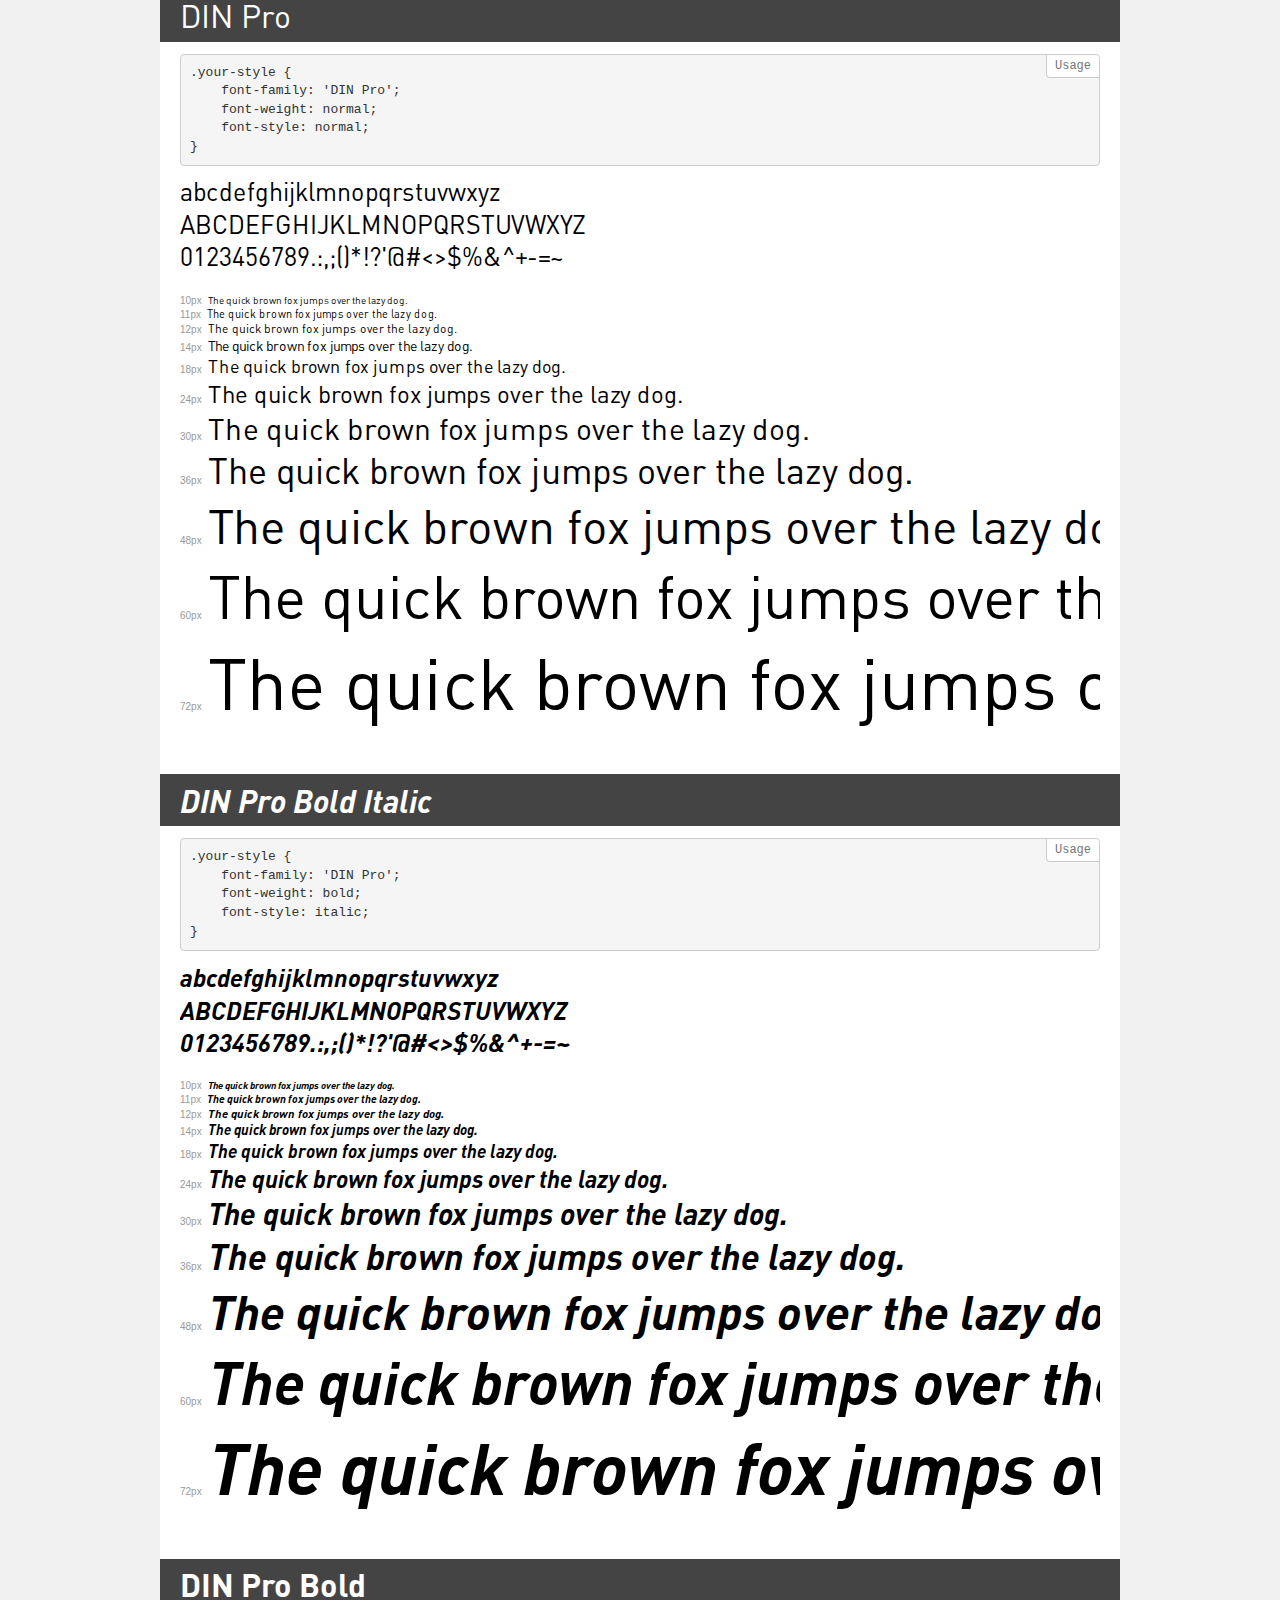
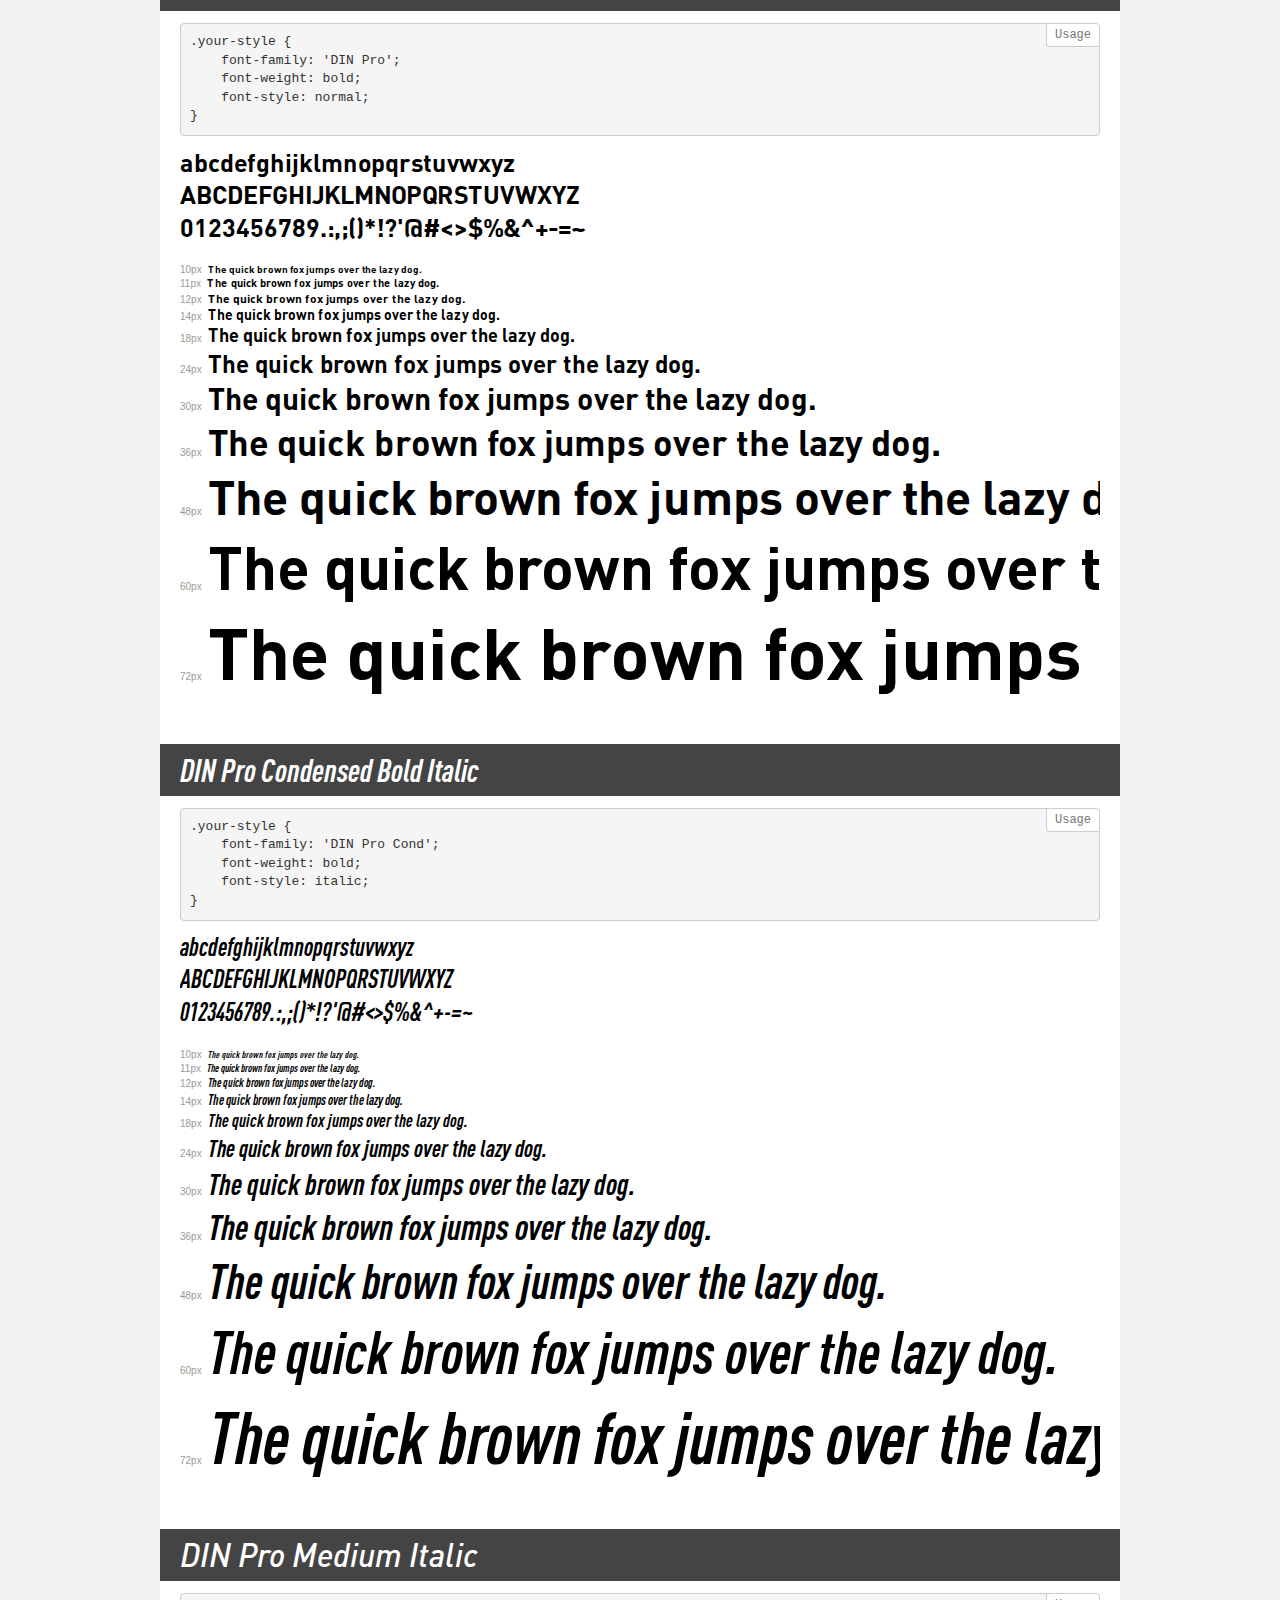
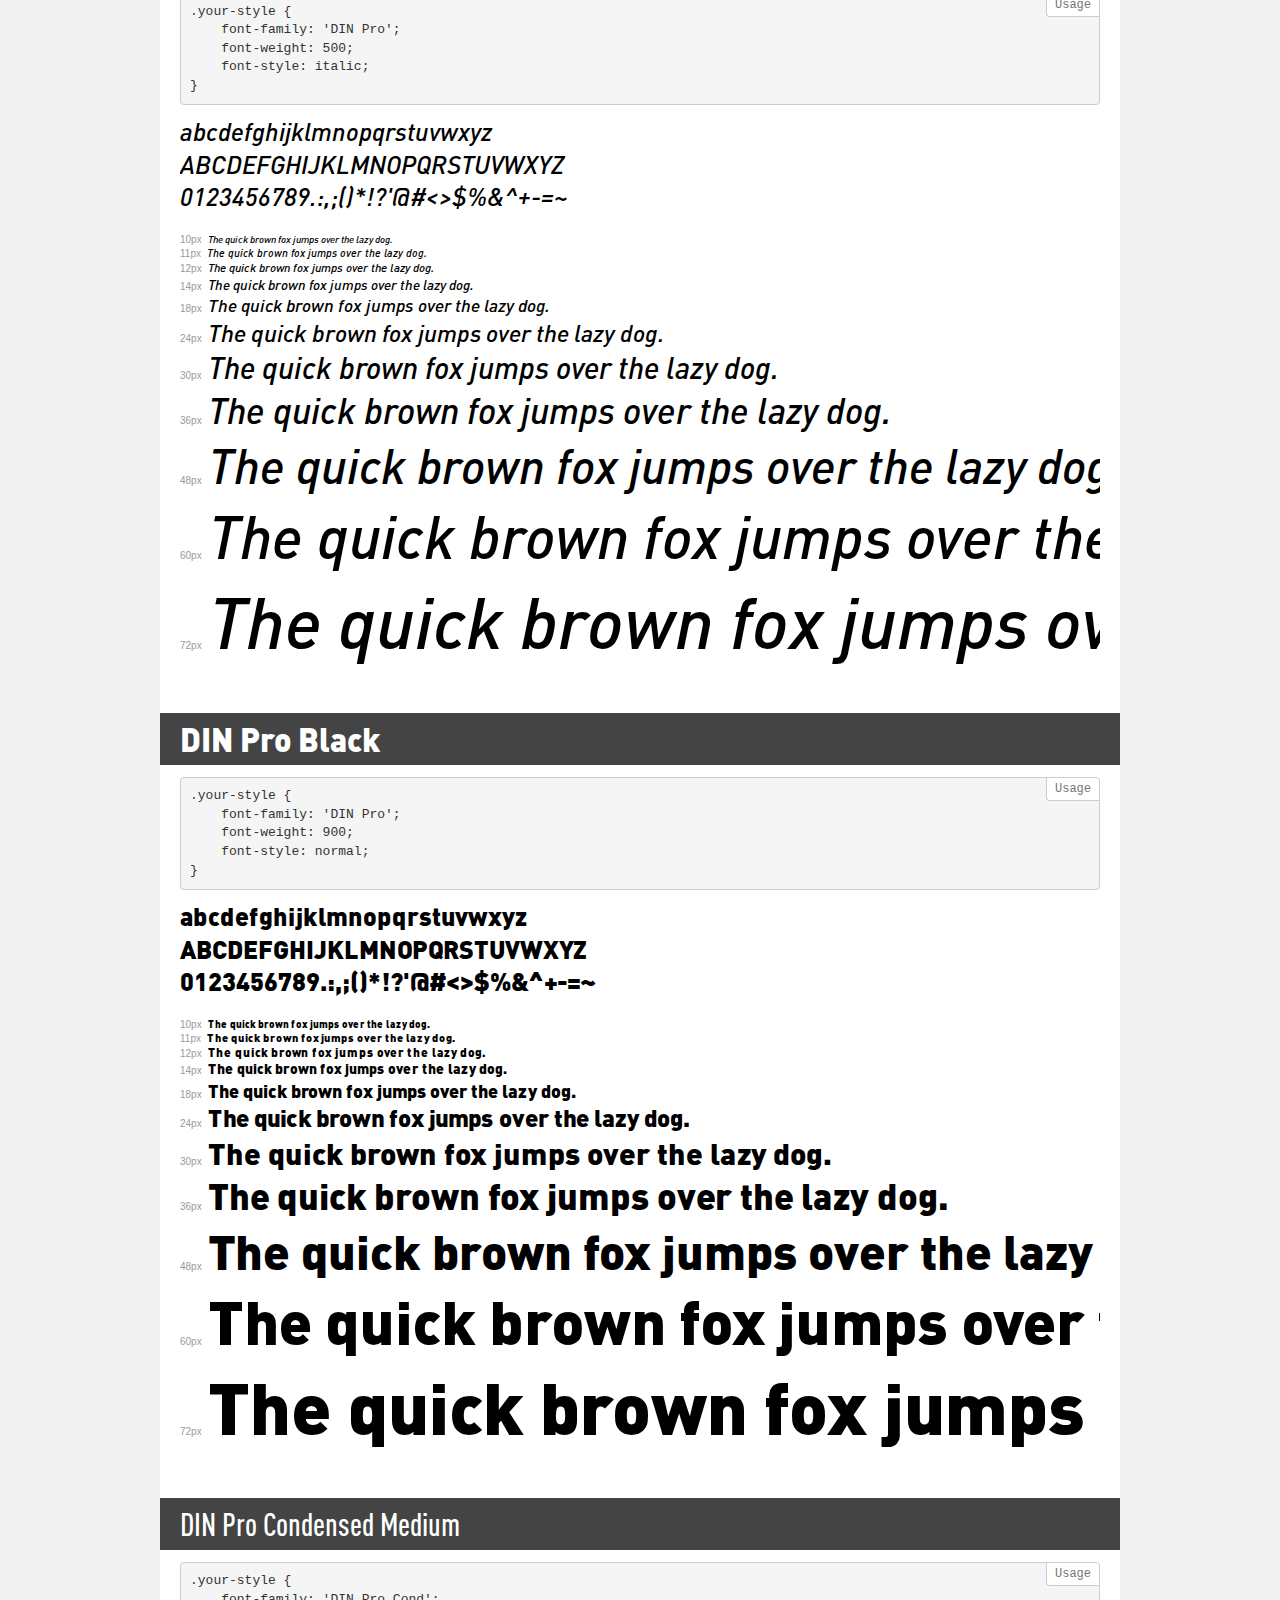
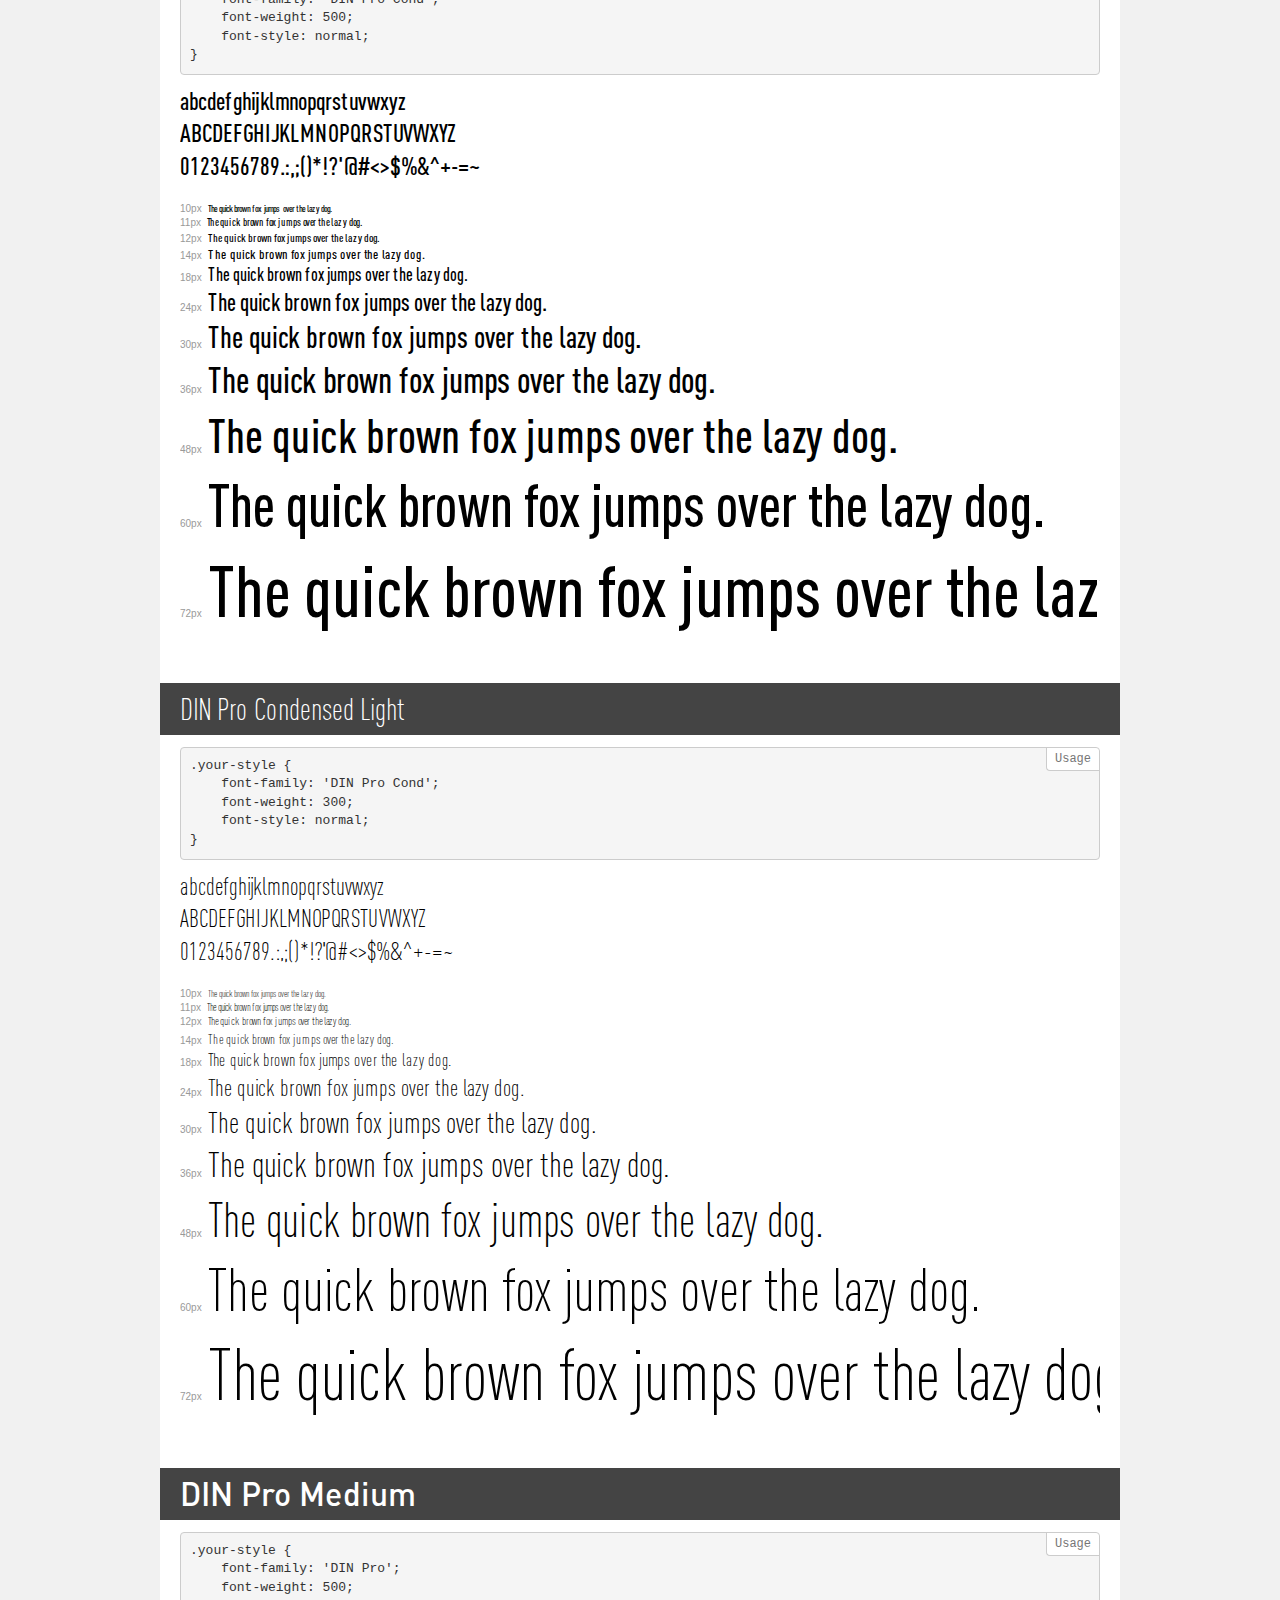
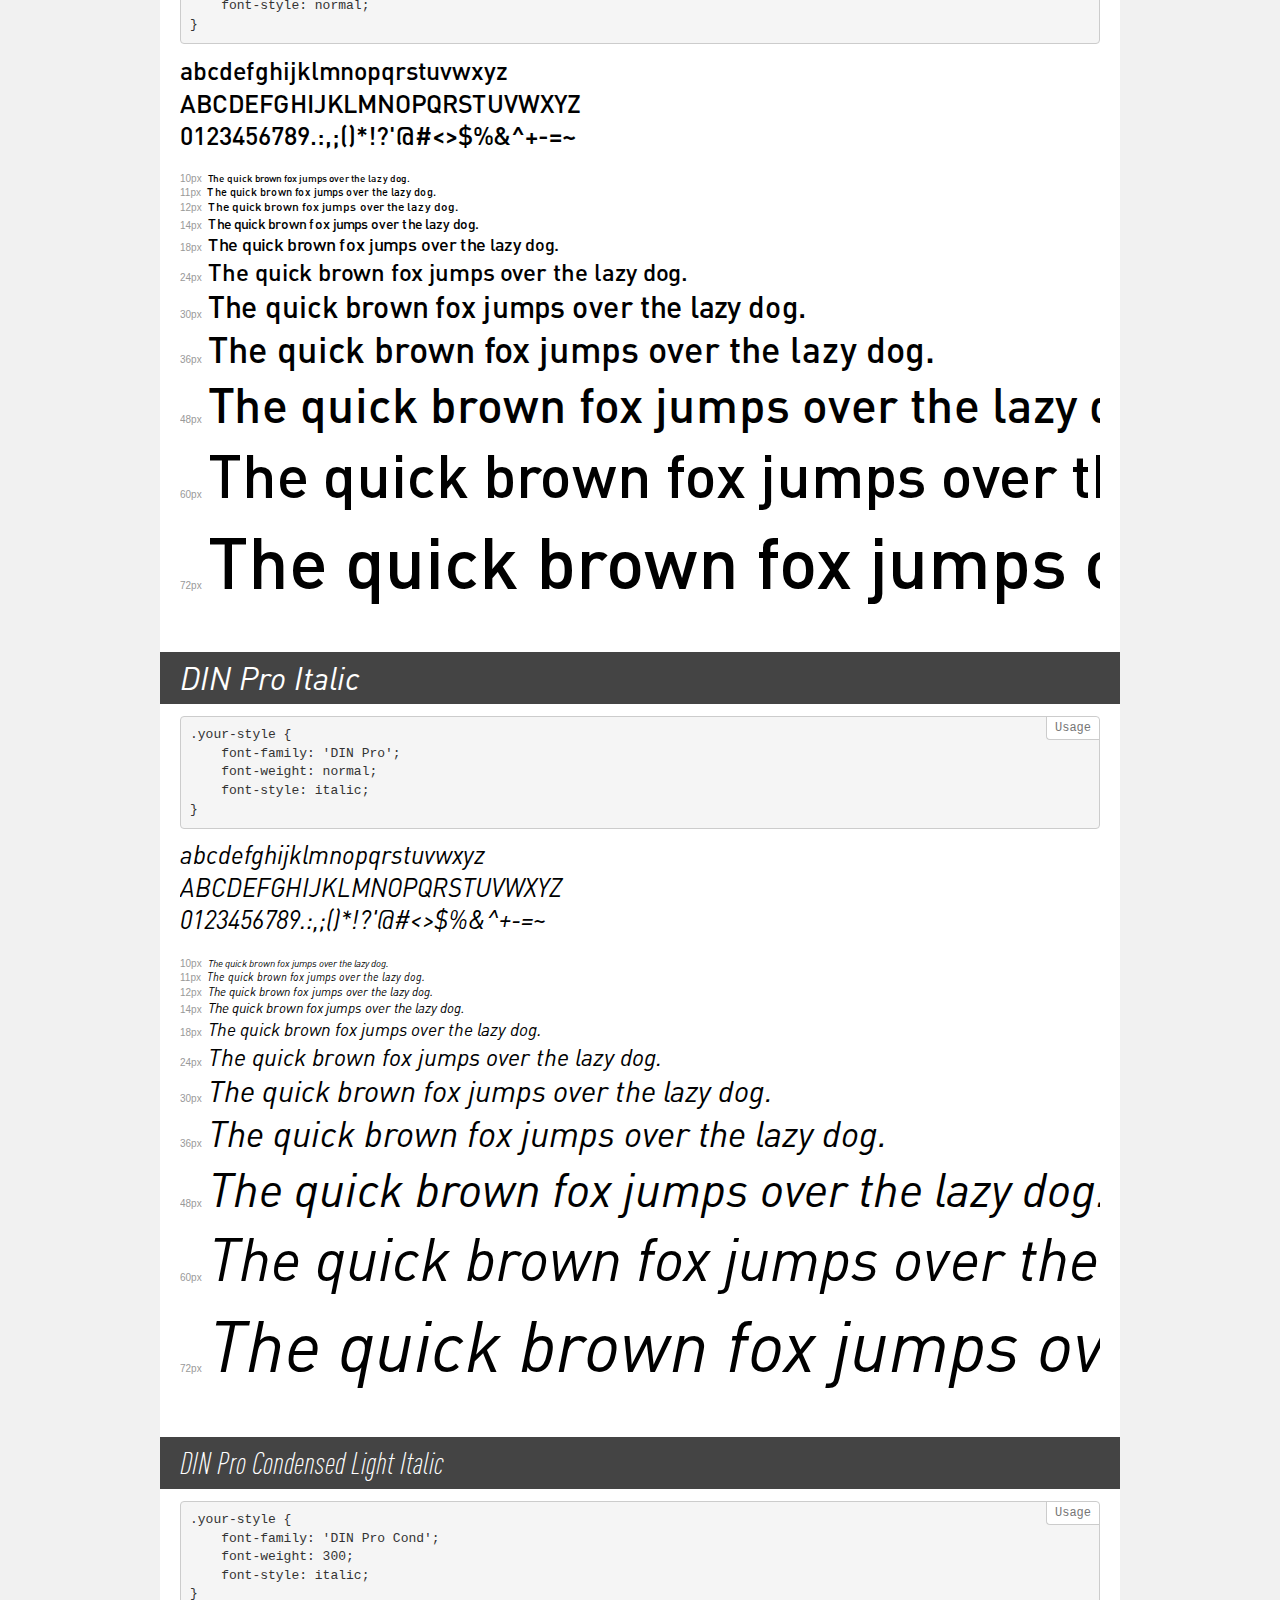
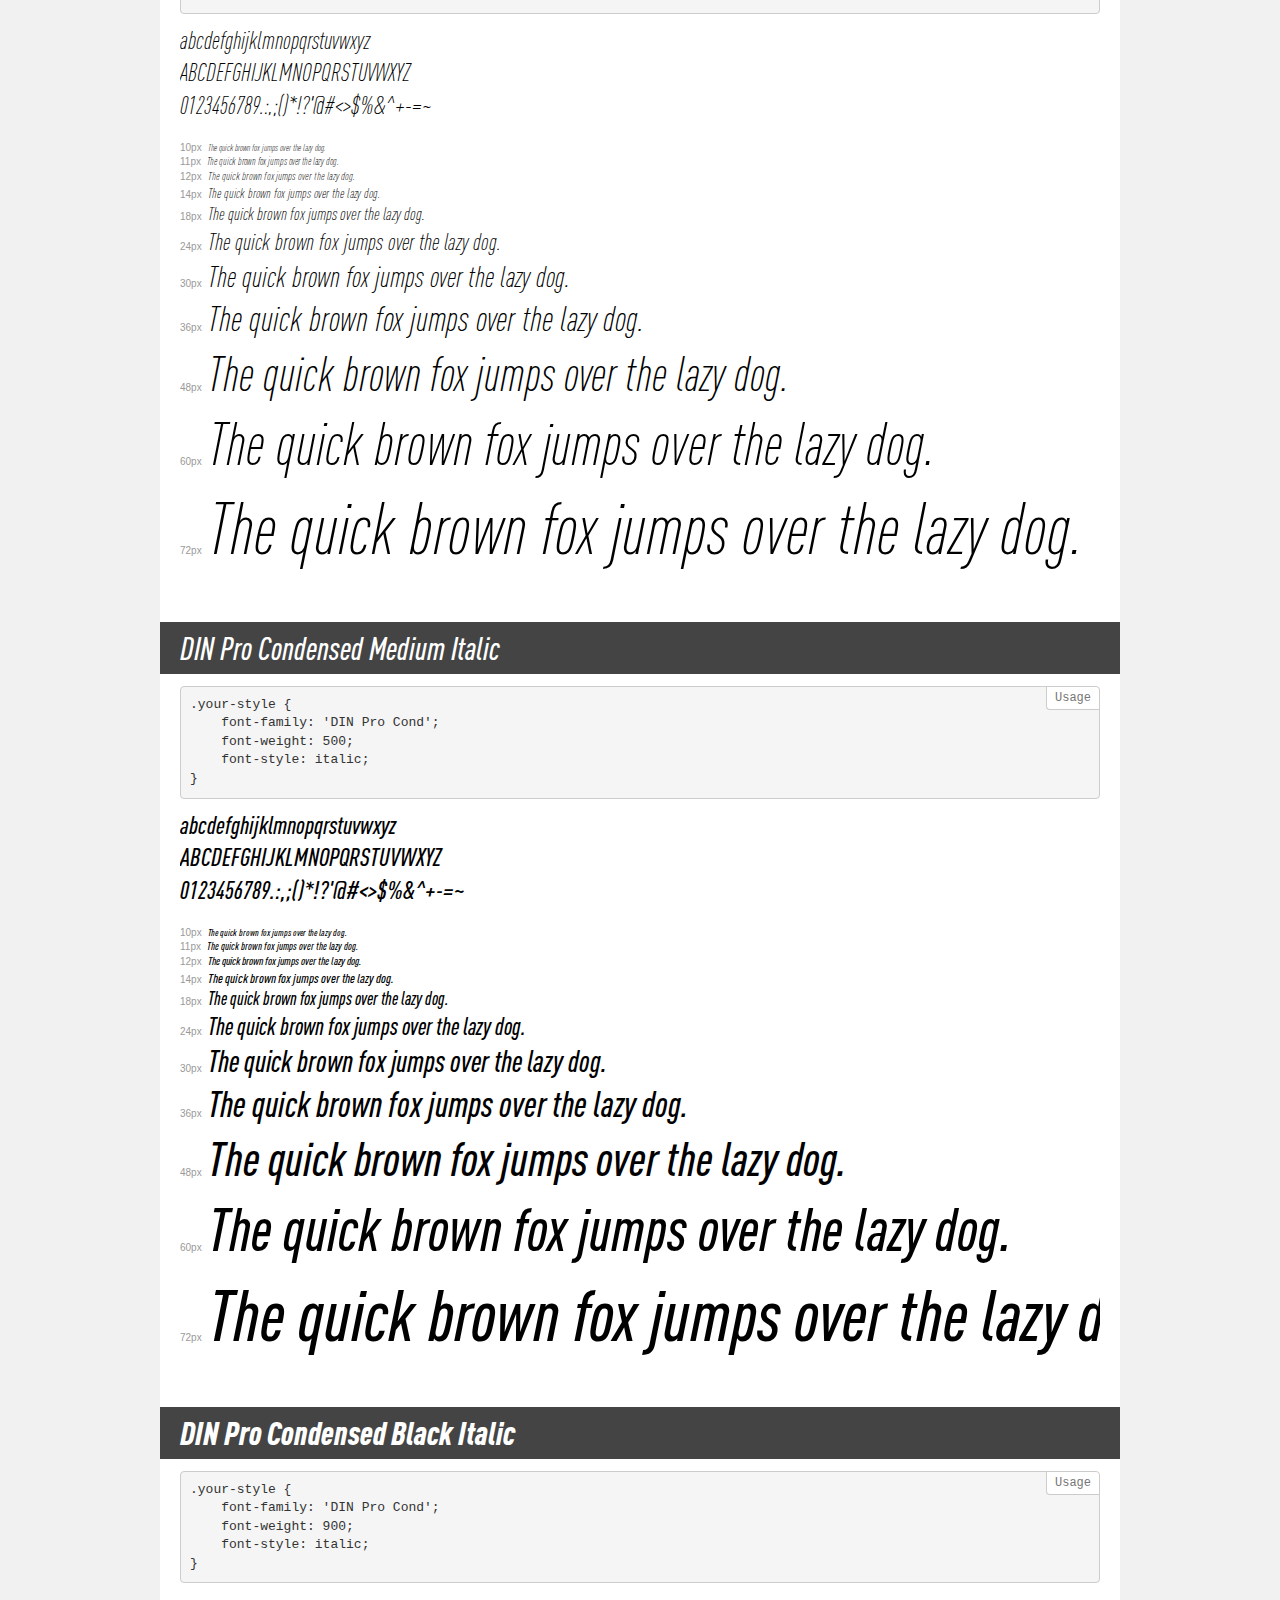
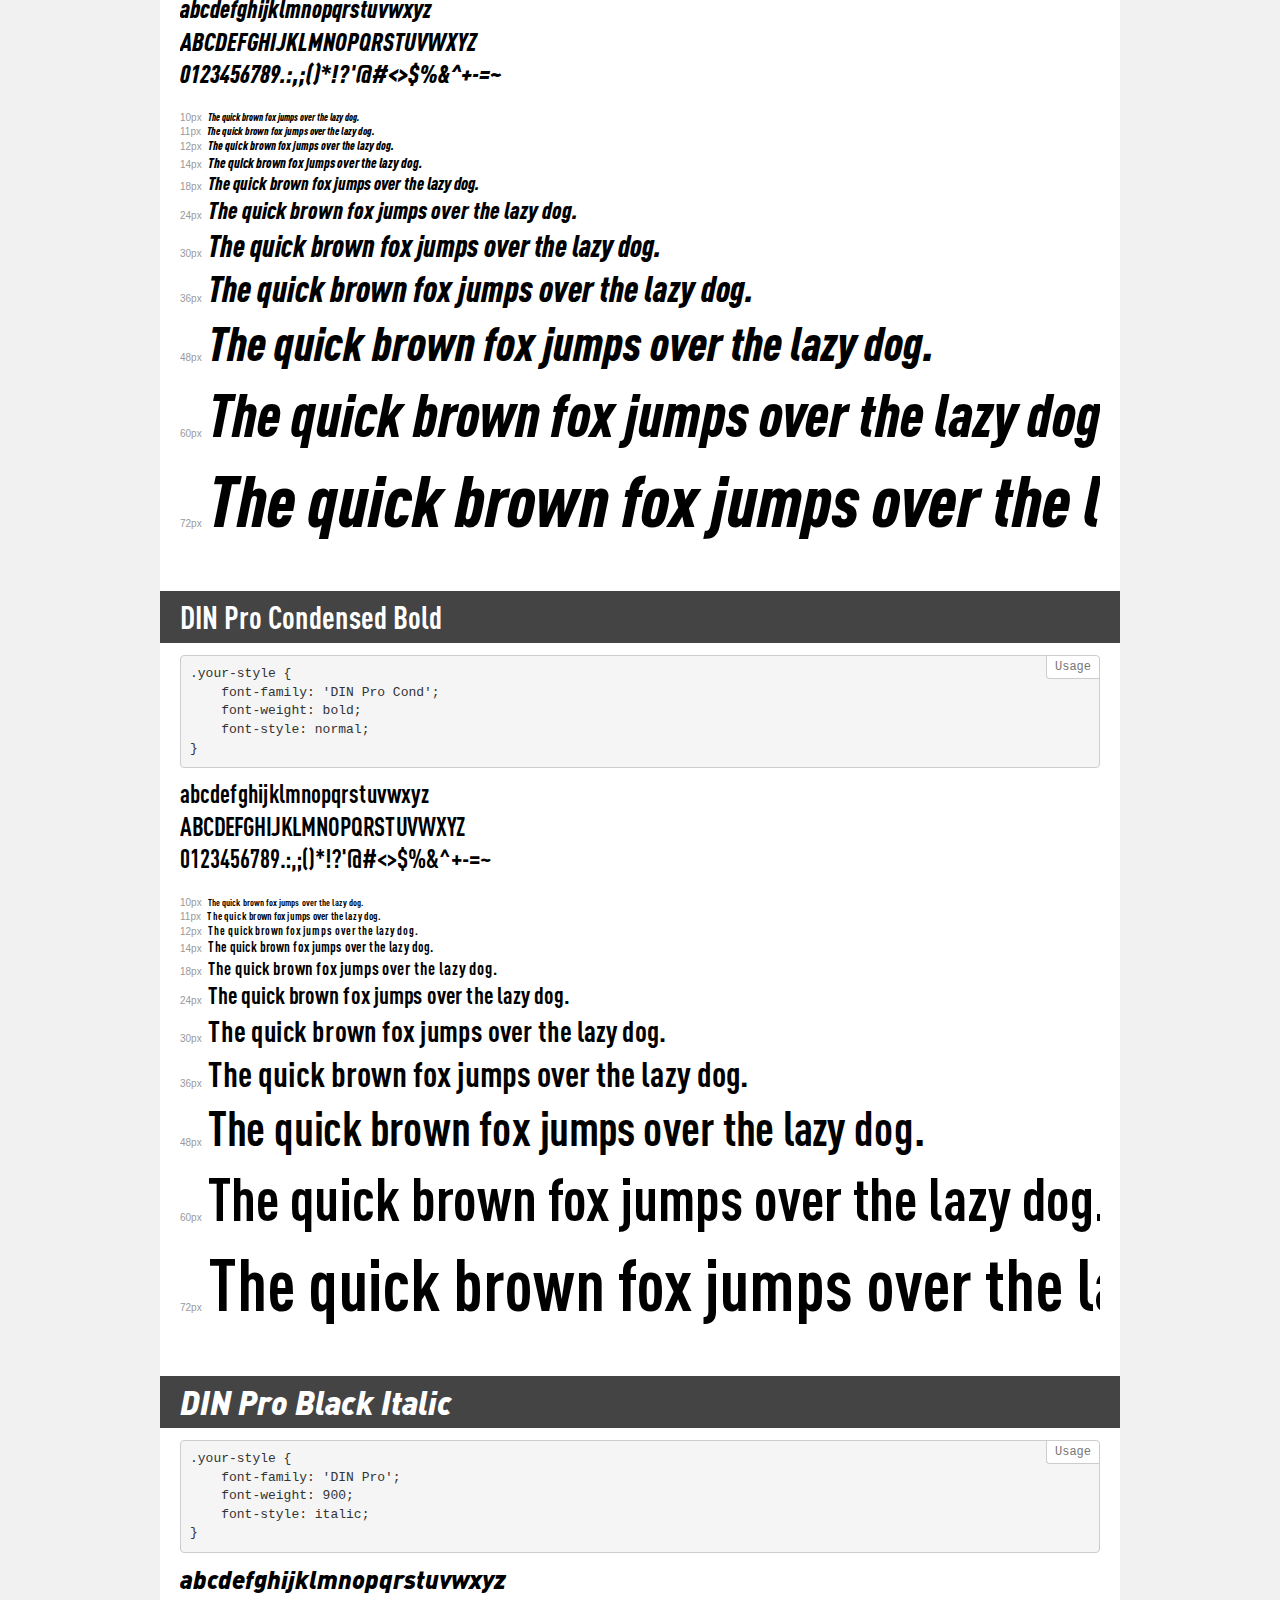
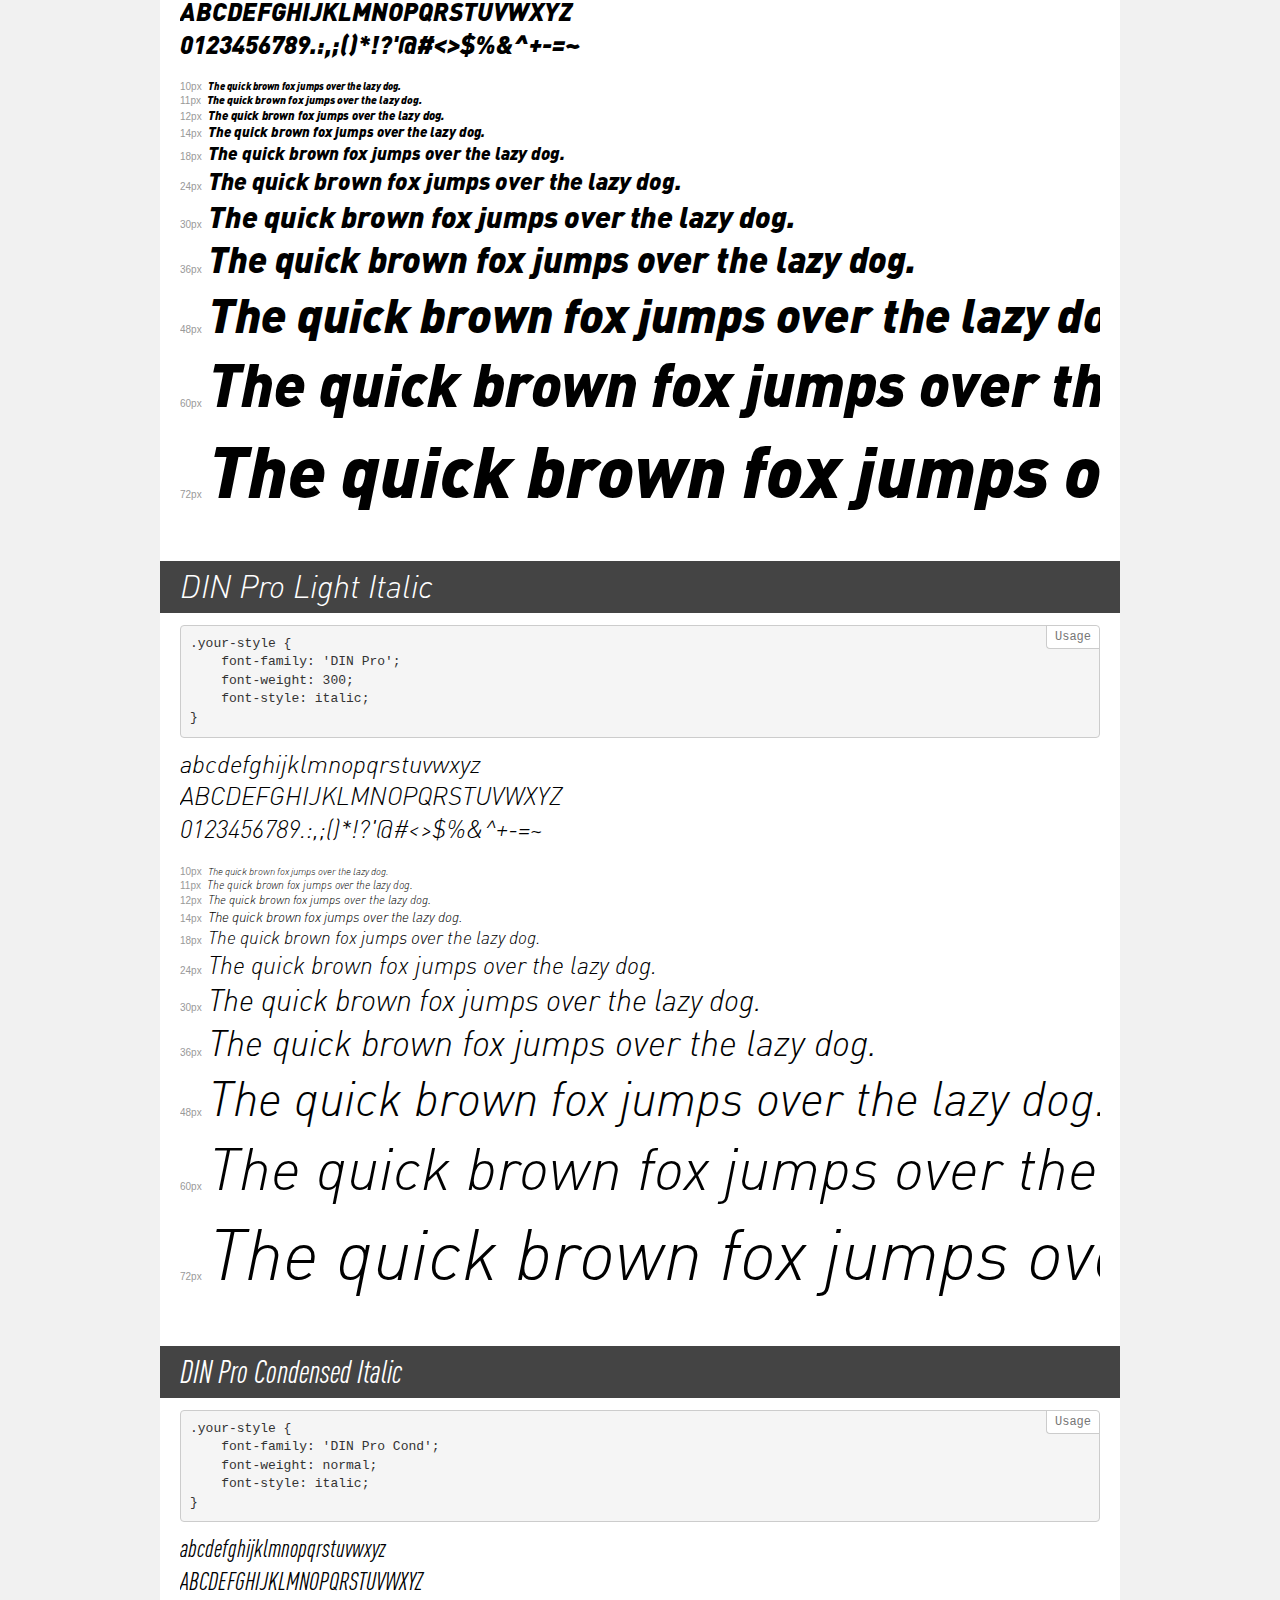
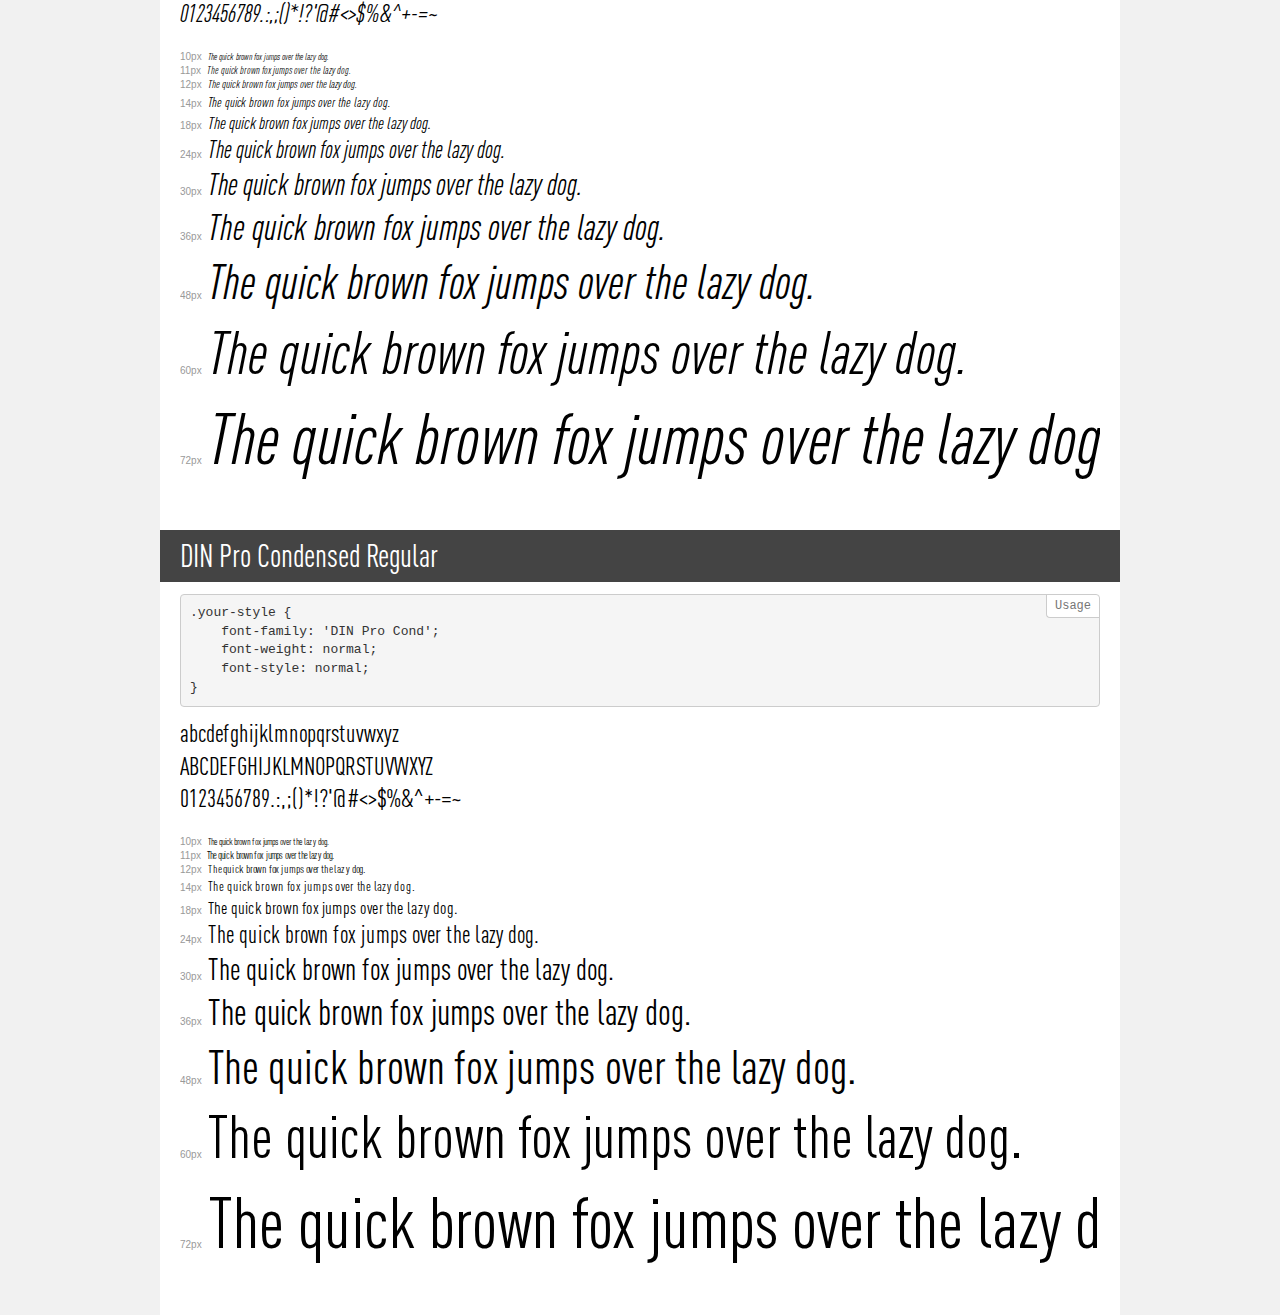
<file: fonts/dinpro/demo.html>
<!DOCTYPE html>
<html>
<head>
    <meta charset="utf-8">
    <meta http-equiv="X-UA-Compatible" content="IE=edge">
    <meta name="viewport" content="width=device-width, initial-scale=1">
    <meta name="robots" content="noindex, noarchive">
    <meta name="format-detection" content="telephone=no">
    <title>Transfonter demo</title>
    <link href="stylesheet.css" rel="stylesheet">
    <style>
        /*
        http://meyerweb.com/eric/tools/css/reset/
        v2.0 | 20110126
        License: none (public domain)
        */
        html, body, div, span, applet, object, iframe,
        h1, h2, h3, h4, h5, h6, p, blockquote, pre,
        a, abbr, acronym, address, big, cite, code,
        del, dfn, em, img, ins, kbd, q, s, samp,
        small, strike, strong, sub, sup, tt, var,
        b, u, i, center,
        dl, dt, dd, ol, ul, li,
        fieldset, form, label, legend,
        table, caption, tbody, tfoot, thead, tr, th, td,
        article, aside, canvas, details, embed,
        figure, figcaption, footer, header, hgroup,
        menu, nav, output, ruby, section, summary,
        time, mark, audio, video {
            margin: 0;
            padding: 0;
            border: 0;
            font-size: 100%;
            font: inherit;
            vertical-align: baseline;
        }
        /* HTML5 display-role reset for older browsers */
        article, aside, details, figcaption, figure,
        footer, header, hgroup, menu, nav, section {
            display: block;
        }
        body {
            line-height: 1;
        }
        ol, ul {
            list-style: none;
        }
        blockquote, q {
            quotes: none;
        }
        blockquote:before, blockquote:after,
        q:before, q:after {
            content: '';
            content: none;
        }
        table {
            border-collapse: collapse;
            border-spacing: 0;
        }
        /* common styles */
        body {
            background: #f1f1f1;
            color: #000;
        }
        .page {
            background: #fff;
            width: 920px;
            margin: 0 auto;
            padding: 20px 20px 0 20px;
            overflow: hidden;
        }
        .font-container {
            overflow-x: auto;
            overflow-y: hidden;
            margin-bottom: 40px;
            line-height: 1.3;
            white-space: nowrap;
            padding-bottom: 5px;
        }
        h1 {
            position: relative;
            background: #444;
            font-size: 32px;
            color: #fff;
            padding: 10px 20px;
            margin: 0 -20px 12px -20px;
        }
        .letters {
            font-size: 25px;
            margin-bottom: 20px;
        }
        .s10:before {
            content: '10px';
        }
        .s11:before {
            content: '11px';
        }
        .s12:before {
            content: '12px';
        }
        .s14:before {
            content: '14px';
        }
        .s18:before {
            content: '18px';
        }
        .s24:before {
            content: '24px';
        }
        .s30:before {
            content: '30px';
        }
        .s36:before {
            content: '36px';
        }
        .s48:before {
            content: '48px';
        }
        .s60:before {
            content: '60px';
        }
        .s72:before {
            content: '72px';
        }
        .s10:before, .s11:before, .s12:before, .s14:before,
        .s18:before, .s24:before, .s30:before, .s36:before,
        .s48:before, .s60:before, .s72:before {
            font-family: Arial, sans-serif;
            font-size: 10px;
            font-weight: normal;
            font-style: normal;
            color: #999;
            padding-right: 6px;
        }
        pre {
            display: block;
            position: relative;
            padding: 9px;
            margin: 0 0 10px;
            font-family: Monaco, Menlo, Consolas, "Courier New", monospace !important;
            font-size: 13px;
            line-height: 1.428571429;
            color: #333;
            font-weight: normal !important;
            font-style: normal !important;
            background-color: #f5f5f5;
            border: 1px solid #ccc;
            overflow-x: auto;
            border-radius: 4px;
        }
        pre:after {
            display: block;
            position: absolute;
            right: 0;
            top: 0;
            content: 'Usage';
            line-height: 1;
            padding: 5px 8px;
            font-size: 12px;
            color: #767676;
            background-color: #fff;
            border: 1px solid #ccc;
            border-right: none;
            border-top: none;
            border-radius: 0 4px 0 4px;
            z-index: 10;
        }
        /* responsive */
        @media (max-width: 959px) {
            .page {
                width: auto;
                margin: 0;
            }
        }
    </style>
</head>
<body>
<div class="page">
    <div class="demo" style="font-family: 'DIN Pro Cond'; font-weight: 900; font-style: normal;">
        <h1>DIN Pro Condensed Black</h1>
        <pre>.your-style {
    font-family: 'DIN Pro Cond';
    font-weight: 900;
    font-style: normal;
}</pre>
        <div class="font-container">
            <p class="letters">
                abcdefghijklmnopqrstuvwxyz<br>
ABCDEFGHIJKLMNOPQRSTUVWXYZ<br>
                0123456789.:,;()*!?'@#<>$%&^+-=~
            </p>
            <p class="s10" style="font-size: 10px;">The quick brown fox jumps over the lazy dog.</p>
            <p class="s11" style="font-size: 11px;">The quick brown fox jumps over the lazy dog.</p>
            <p class="s12" style="font-size: 12px;">The quick brown fox jumps over the lazy dog.</p>
            <p class="s14" style="font-size: 14px;">The quick brown fox jumps over the lazy dog.</p>
            <p class="s18" style="font-size: 18px;">The quick brown fox jumps over the lazy dog.</p>
            <p class="s24" style="font-size: 24px;">The quick brown fox jumps over the lazy dog.</p>
            <p class="s30" style="font-size: 30px;">The quick brown fox jumps over the lazy dog.</p>
            <p class="s36" style="font-size: 36px;">The quick brown fox jumps over the lazy dog.</p>
            <p class="s48" style="font-size: 48px;">The quick brown fox jumps over the lazy dog.</p>
            <p class="s60" style="font-size: 60px;">The quick brown fox jumps over the lazy dog.</p>
            <p class="s72" style="font-size: 72px;">The quick brown fox jumps over the lazy dog.</p>
        </div>
    </div>
    <div class="demo" style="font-family: 'DIN Pro'; font-weight: 300; font-style: normal;">
        <h1>DIN Pro Light</h1>
        <pre>.your-style {
    font-family: 'DIN Pro';
    font-weight: 300;
    font-style: normal;
}</pre>
        <div class="font-container">
            <p class="letters">
                abcdefghijklmnopqrstuvwxyz<br>
ABCDEFGHIJKLMNOPQRSTUVWXYZ<br>
                0123456789.:,;()*!?'@#<>$%&^+-=~
            </p>
            <p class="s10" style="font-size: 10px;">The quick brown fox jumps over the lazy dog.</p>
            <p class="s11" style="font-size: 11px;">The quick brown fox jumps over the lazy dog.</p>
            <p class="s12" style="font-size: 12px;">The quick brown fox jumps over the lazy dog.</p>
            <p class="s14" style="font-size: 14px;">The quick brown fox jumps over the lazy dog.</p>
            <p class="s18" style="font-size: 18px;">The quick brown fox jumps over the lazy dog.</p>
            <p class="s24" style="font-size: 24px;">The quick brown fox jumps over the lazy dog.</p>
            <p class="s30" style="font-size: 30px;">The quick brown fox jumps over the lazy dog.</p>
            <p class="s36" style="font-size: 36px;">The quick brown fox jumps over the lazy dog.</p>
            <p class="s48" style="font-size: 48px;">The quick brown fox jumps over the lazy dog.</p>
            <p class="s60" style="font-size: 60px;">The quick brown fox jumps over the lazy dog.</p>
            <p class="s72" style="font-size: 72px;">The quick brown fox jumps over the lazy dog.</p>
        </div>
    </div>
    <div class="demo" style="font-family: 'DIN Pro'; font-weight: normal; font-style: normal;">
        <h1>DIN Pro</h1>
        <pre>.your-style {
    font-family: 'DIN Pro';
    font-weight: normal;
    font-style: normal;
}</pre>
        <div class="font-container">
            <p class="letters">
                abcdefghijklmnopqrstuvwxyz<br>
ABCDEFGHIJKLMNOPQRSTUVWXYZ<br>
                0123456789.:,;()*!?'@#<>$%&^+-=~
            </p>
            <p class="s10" style="font-size: 10px;">The quick brown fox jumps over the lazy dog.</p>
            <p class="s11" style="font-size: 11px;">The quick brown fox jumps over the lazy dog.</p>
            <p class="s12" style="font-size: 12px;">The quick brown fox jumps over the lazy dog.</p>
            <p class="s14" style="font-size: 14px;">The quick brown fox jumps over the lazy dog.</p>
            <p class="s18" style="font-size: 18px;">The quick brown fox jumps over the lazy dog.</p>
            <p class="s24" style="font-size: 24px;">The quick brown fox jumps over the lazy dog.</p>
            <p class="s30" style="font-size: 30px;">The quick brown fox jumps over the lazy dog.</p>
            <p class="s36" style="font-size: 36px;">The quick brown fox jumps over the lazy dog.</p>
            <p class="s48" style="font-size: 48px;">The quick brown fox jumps over the lazy dog.</p>
            <p class="s60" style="font-size: 60px;">The quick brown fox jumps over the lazy dog.</p>
            <p class="s72" style="font-size: 72px;">The quick brown fox jumps over the lazy dog.</p>
        </div>
    </div>
    <div class="demo" style="font-family: 'DIN Pro'; font-weight: bold; font-style: italic;">
        <h1>DIN Pro Bold Italic</h1>
        <pre>.your-style {
    font-family: 'DIN Pro';
    font-weight: bold;
    font-style: italic;
}</pre>
        <div class="font-container">
            <p class="letters">
                abcdefghijklmnopqrstuvwxyz<br>
ABCDEFGHIJKLMNOPQRSTUVWXYZ<br>
                0123456789.:,;()*!?'@#<>$%&^+-=~
            </p>
            <p class="s10" style="font-size: 10px;">The quick brown fox jumps over the lazy dog.</p>
            <p class="s11" style="font-size: 11px;">The quick brown fox jumps over the lazy dog.</p>
            <p class="s12" style="font-size: 12px;">The quick brown fox jumps over the lazy dog.</p>
            <p class="s14" style="font-size: 14px;">The quick brown fox jumps over the lazy dog.</p>
            <p class="s18" style="font-size: 18px;">The quick brown fox jumps over the lazy dog.</p>
            <p class="s24" style="font-size: 24px;">The quick brown fox jumps over the lazy dog.</p>
            <p class="s30" style="font-size: 30px;">The quick brown fox jumps over the lazy dog.</p>
            <p class="s36" style="font-size: 36px;">The quick brown fox jumps over the lazy dog.</p>
            <p class="s48" style="font-size: 48px;">The quick brown fox jumps over the lazy dog.</p>
            <p class="s60" style="font-size: 60px;">The quick brown fox jumps over the lazy dog.</p>
            <p class="s72" style="font-size: 72px;">The quick brown fox jumps over the lazy dog.</p>
        </div>
    </div>
    <div class="demo" style="font-family: 'DIN Pro'; font-weight: bold; font-style: normal;">
        <h1>DIN Pro Bold</h1>
        <pre>.your-style {
    font-family: 'DIN Pro';
    font-weight: bold;
    font-style: normal;
}</pre>
        <div class="font-container">
            <p class="letters">
                abcdefghijklmnopqrstuvwxyz<br>
ABCDEFGHIJKLMNOPQRSTUVWXYZ<br>
                0123456789.:,;()*!?'@#<>$%&^+-=~
            </p>
            <p class="s10" style="font-size: 10px;">The quick brown fox jumps over the lazy dog.</p>
            <p class="s11" style="font-size: 11px;">The quick brown fox jumps over the lazy dog.</p>
            <p class="s12" style="font-size: 12px;">The quick brown fox jumps over the lazy dog.</p>
            <p class="s14" style="font-size: 14px;">The quick brown fox jumps over the lazy dog.</p>
            <p class="s18" style="font-size: 18px;">The quick brown fox jumps over the lazy dog.</p>
            <p class="s24" style="font-size: 24px;">The quick brown fox jumps over the lazy dog.</p>
            <p class="s30" style="font-size: 30px;">The quick brown fox jumps over the lazy dog.</p>
            <p class="s36" style="font-size: 36px;">The quick brown fox jumps over the lazy dog.</p>
            <p class="s48" style="font-size: 48px;">The quick brown fox jumps over the lazy dog.</p>
            <p class="s60" style="font-size: 60px;">The quick brown fox jumps over the lazy dog.</p>
            <p class="s72" style="font-size: 72px;">The quick brown fox jumps over the lazy dog.</p>
        </div>
    </div>
    <div class="demo" style="font-family: 'DIN Pro Cond'; font-weight: bold; font-style: italic;">
        <h1>DIN Pro Condensed Bold Italic</h1>
        <pre>.your-style {
    font-family: 'DIN Pro Cond';
    font-weight: bold;
    font-style: italic;
}</pre>
        <div class="font-container">
            <p class="letters">
                abcdefghijklmnopqrstuvwxyz<br>
ABCDEFGHIJKLMNOPQRSTUVWXYZ<br>
                0123456789.:,;()*!?'@#<>$%&^+-=~
            </p>
            <p class="s10" style="font-size: 10px;">The quick brown fox jumps over the lazy dog.</p>
            <p class="s11" style="font-size: 11px;">The quick brown fox jumps over the lazy dog.</p>
            <p class="s12" style="font-size: 12px;">The quick brown fox jumps over the lazy dog.</p>
            <p class="s14" style="font-size: 14px;">The quick brown fox jumps over the lazy dog.</p>
            <p class="s18" style="font-size: 18px;">The quick brown fox jumps over the lazy dog.</p>
            <p class="s24" style="font-size: 24px;">The quick brown fox jumps over the lazy dog.</p>
            <p class="s30" style="font-size: 30px;">The quick brown fox jumps over the lazy dog.</p>
            <p class="s36" style="font-size: 36px;">The quick brown fox jumps over the lazy dog.</p>
            <p class="s48" style="font-size: 48px;">The quick brown fox jumps over the lazy dog.</p>
            <p class="s60" style="font-size: 60px;">The quick brown fox jumps over the lazy dog.</p>
            <p class="s72" style="font-size: 72px;">The quick brown fox jumps over the lazy dog.</p>
        </div>
    </div>
    <div class="demo" style="font-family: 'DIN Pro'; font-weight: 500; font-style: italic;">
        <h1>DIN Pro Medium Italic</h1>
        <pre>.your-style {
    font-family: 'DIN Pro';
    font-weight: 500;
    font-style: italic;
}</pre>
        <div class="font-container">
            <p class="letters">
                abcdefghijklmnopqrstuvwxyz<br>
ABCDEFGHIJKLMNOPQRSTUVWXYZ<br>
                0123456789.:,;()*!?'@#<>$%&^+-=~
            </p>
            <p class="s10" style="font-size: 10px;">The quick brown fox jumps over the lazy dog.</p>
            <p class="s11" style="font-size: 11px;">The quick brown fox jumps over the lazy dog.</p>
            <p class="s12" style="font-size: 12px;">The quick brown fox jumps over the lazy dog.</p>
            <p class="s14" style="font-size: 14px;">The quick brown fox jumps over the lazy dog.</p>
            <p class="s18" style="font-size: 18px;">The quick brown fox jumps over the lazy dog.</p>
            <p class="s24" style="font-size: 24px;">The quick brown fox jumps over the lazy dog.</p>
            <p class="s30" style="font-size: 30px;">The quick brown fox jumps over the lazy dog.</p>
            <p class="s36" style="font-size: 36px;">The quick brown fox jumps over the lazy dog.</p>
            <p class="s48" style="font-size: 48px;">The quick brown fox jumps over the lazy dog.</p>
            <p class="s60" style="font-size: 60px;">The quick brown fox jumps over the lazy dog.</p>
            <p class="s72" style="font-size: 72px;">The quick brown fox jumps over the lazy dog.</p>
        </div>
    </div>
    <div class="demo" style="font-family: 'DIN Pro'; font-weight: 900; font-style: normal;">
        <h1>DIN Pro Black</h1>
        <pre>.your-style {
    font-family: 'DIN Pro';
    font-weight: 900;
    font-style: normal;
}</pre>
        <div class="font-container">
            <p class="letters">
                abcdefghijklmnopqrstuvwxyz<br>
ABCDEFGHIJKLMNOPQRSTUVWXYZ<br>
                0123456789.:,;()*!?'@#<>$%&^+-=~
            </p>
            <p class="s10" style="font-size: 10px;">The quick brown fox jumps over the lazy dog.</p>
            <p class="s11" style="font-size: 11px;">The quick brown fox jumps over the lazy dog.</p>
            <p class="s12" style="font-size: 12px;">The quick brown fox jumps over the lazy dog.</p>
            <p class="s14" style="font-size: 14px;">The quick brown fox jumps over the lazy dog.</p>
            <p class="s18" style="font-size: 18px;">The quick brown fox jumps over the lazy dog.</p>
            <p class="s24" style="font-size: 24px;">The quick brown fox jumps over the lazy dog.</p>
            <p class="s30" style="font-size: 30px;">The quick brown fox jumps over the lazy dog.</p>
            <p class="s36" style="font-size: 36px;">The quick brown fox jumps over the lazy dog.</p>
            <p class="s48" style="font-size: 48px;">The quick brown fox jumps over the lazy dog.</p>
            <p class="s60" style="font-size: 60px;">The quick brown fox jumps over the lazy dog.</p>
            <p class="s72" style="font-size: 72px;">The quick brown fox jumps over the lazy dog.</p>
        </div>
    </div>
    <div class="demo" style="font-family: 'DIN Pro Cond'; font-weight: 500; font-style: normal;">
        <h1>DIN Pro Condensed Medium</h1>
        <pre>.your-style {
    font-family: 'DIN Pro Cond';
    font-weight: 500;
    font-style: normal;
}</pre>
        <div class="font-container">
            <p class="letters">
                abcdefghijklmnopqrstuvwxyz<br>
ABCDEFGHIJKLMNOPQRSTUVWXYZ<br>
                0123456789.:,;()*!?'@#<>$%&^+-=~
            </p>
            <p class="s10" style="font-size: 10px;">The quick brown fox jumps over the lazy dog.</p>
            <p class="s11" style="font-size: 11px;">The quick brown fox jumps over the lazy dog.</p>
            <p class="s12" style="font-size: 12px;">The quick brown fox jumps over the lazy dog.</p>
            <p class="s14" style="font-size: 14px;">The quick brown fox jumps over the lazy dog.</p>
            <p class="s18" style="font-size: 18px;">The quick brown fox jumps over the lazy dog.</p>
            <p class="s24" style="font-size: 24px;">The quick brown fox jumps over the lazy dog.</p>
            <p class="s30" style="font-size: 30px;">The quick brown fox jumps over the lazy dog.</p>
            <p class="s36" style="font-size: 36px;">The quick brown fox jumps over the lazy dog.</p>
            <p class="s48" style="font-size: 48px;">The quick brown fox jumps over the lazy dog.</p>
            <p class="s60" style="font-size: 60px;">The quick brown fox jumps over the lazy dog.</p>
            <p class="s72" style="font-size: 72px;">The quick brown fox jumps over the lazy dog.</p>
        </div>
    </div>
    <div class="demo" style="font-family: 'DIN Pro Cond'; font-weight: 300; font-style: normal;">
        <h1>DIN Pro Condensed Light</h1>
        <pre>.your-style {
    font-family: 'DIN Pro Cond';
    font-weight: 300;
    font-style: normal;
}</pre>
        <div class="font-container">
            <p class="letters">
                abcdefghijklmnopqrstuvwxyz<br>
ABCDEFGHIJKLMNOPQRSTUVWXYZ<br>
                0123456789.:,;()*!?'@#<>$%&^+-=~
            </p>
            <p class="s10" style="font-size: 10px;">The quick brown fox jumps over the lazy dog.</p>
            <p class="s11" style="font-size: 11px;">The quick brown fox jumps over the lazy dog.</p>
            <p class="s12" style="font-size: 12px;">The quick brown fox jumps over the lazy dog.</p>
            <p class="s14" style="font-size: 14px;">The quick brown fox jumps over the lazy dog.</p>
            <p class="s18" style="font-size: 18px;">The quick brown fox jumps over the lazy dog.</p>
            <p class="s24" style="font-size: 24px;">The quick brown fox jumps over the lazy dog.</p>
            <p class="s30" style="font-size: 30px;">The quick brown fox jumps over the lazy dog.</p>
            <p class="s36" style="font-size: 36px;">The quick brown fox jumps over the lazy dog.</p>
            <p class="s48" style="font-size: 48px;">The quick brown fox jumps over the lazy dog.</p>
            <p class="s60" style="font-size: 60px;">The quick brown fox jumps over the lazy dog.</p>
            <p class="s72" style="font-size: 72px;">The quick brown fox jumps over the lazy dog.</p>
        </div>
    </div>
    <div class="demo" style="font-family: 'DIN Pro'; font-weight: 500; font-style: normal;">
        <h1>DIN Pro Medium</h1>
        <pre>.your-style {
    font-family: 'DIN Pro';
    font-weight: 500;
    font-style: normal;
}</pre>
        <div class="font-container">
            <p class="letters">
                abcdefghijklmnopqrstuvwxyz<br>
ABCDEFGHIJKLMNOPQRSTUVWXYZ<br>
                0123456789.:,;()*!?'@#<>$%&^+-=~
            </p>
            <p class="s10" style="font-size: 10px;">The quick brown fox jumps over the lazy dog.</p>
            <p class="s11" style="font-size: 11px;">The quick brown fox jumps over the lazy dog.</p>
            <p class="s12" style="font-size: 12px;">The quick brown fox jumps over the lazy dog.</p>
            <p class="s14" style="font-size: 14px;">The quick brown fox jumps over the lazy dog.</p>
            <p class="s18" style="font-size: 18px;">The quick brown fox jumps over the lazy dog.</p>
            <p class="s24" style="font-size: 24px;">The quick brown fox jumps over the lazy dog.</p>
            <p class="s30" style="font-size: 30px;">The quick brown fox jumps over the lazy dog.</p>
            <p class="s36" style="font-size: 36px;">The quick brown fox jumps over the lazy dog.</p>
            <p class="s48" style="font-size: 48px;">The quick brown fox jumps over the lazy dog.</p>
            <p class="s60" style="font-size: 60px;">The quick brown fox jumps over the lazy dog.</p>
            <p class="s72" style="font-size: 72px;">The quick brown fox jumps over the lazy dog.</p>
        </div>
    </div>
    <div class="demo" style="font-family: 'DIN Pro'; font-weight: normal; font-style: italic;">
        <h1>DIN Pro Italic</h1>
        <pre>.your-style {
    font-family: 'DIN Pro';
    font-weight: normal;
    font-style: italic;
}</pre>
        <div class="font-container">
            <p class="letters">
                abcdefghijklmnopqrstuvwxyz<br>
ABCDEFGHIJKLMNOPQRSTUVWXYZ<br>
                0123456789.:,;()*!?'@#<>$%&^+-=~
            </p>
            <p class="s10" style="font-size: 10px;">The quick brown fox jumps over the lazy dog.</p>
            <p class="s11" style="font-size: 11px;">The quick brown fox jumps over the lazy dog.</p>
            <p class="s12" style="font-size: 12px;">The quick brown fox jumps over the lazy dog.</p>
            <p class="s14" style="font-size: 14px;">The quick brown fox jumps over the lazy dog.</p>
            <p class="s18" style="font-size: 18px;">The quick brown fox jumps over the lazy dog.</p>
            <p class="s24" style="font-size: 24px;">The quick brown fox jumps over the lazy dog.</p>
            <p class="s30" style="font-size: 30px;">The quick brown fox jumps over the lazy dog.</p>
            <p class="s36" style="font-size: 36px;">The quick brown fox jumps over the lazy dog.</p>
            <p class="s48" style="font-size: 48px;">The quick brown fox jumps over the lazy dog.</p>
            <p class="s60" style="font-size: 60px;">The quick brown fox jumps over the lazy dog.</p>
            <p class="s72" style="font-size: 72px;">The quick brown fox jumps over the lazy dog.</p>
        </div>
    </div>
    <div class="demo" style="font-family: 'DIN Pro Cond'; font-weight: 300; font-style: italic;">
        <h1>DIN Pro Condensed Light Italic</h1>
        <pre>.your-style {
    font-family: 'DIN Pro Cond';
    font-weight: 300;
    font-style: italic;
}</pre>
        <div class="font-container">
            <p class="letters">
                abcdefghijklmnopqrstuvwxyz<br>
ABCDEFGHIJKLMNOPQRSTUVWXYZ<br>
                0123456789.:,;()*!?'@#<>$%&^+-=~
            </p>
            <p class="s10" style="font-size: 10px;">The quick brown fox jumps over the lazy dog.</p>
            <p class="s11" style="font-size: 11px;">The quick brown fox jumps over the lazy dog.</p>
            <p class="s12" style="font-size: 12px;">The quick brown fox jumps over the lazy dog.</p>
            <p class="s14" style="font-size: 14px;">The quick brown fox jumps over the lazy dog.</p>
            <p class="s18" style="font-size: 18px;">The quick brown fox jumps over the lazy dog.</p>
            <p class="s24" style="font-size: 24px;">The quick brown fox jumps over the lazy dog.</p>
            <p class="s30" style="font-size: 30px;">The quick brown fox jumps over the lazy dog.</p>
            <p class="s36" style="font-size: 36px;">The quick brown fox jumps over the lazy dog.</p>
            <p class="s48" style="font-size: 48px;">The quick brown fox jumps over the lazy dog.</p>
            <p class="s60" style="font-size: 60px;">The quick brown fox jumps over the lazy dog.</p>
            <p class="s72" style="font-size: 72px;">The quick brown fox jumps over the lazy dog.</p>
        </div>
    </div>
    <div class="demo" style="font-family: 'DIN Pro Cond'; font-weight: 500; font-style: italic;">
        <h1>DIN Pro Condensed Medium Italic</h1>
        <pre>.your-style {
    font-family: 'DIN Pro Cond';
    font-weight: 500;
    font-style: italic;
}</pre>
        <div class="font-container">
            <p class="letters">
                abcdefghijklmnopqrstuvwxyz<br>
ABCDEFGHIJKLMNOPQRSTUVWXYZ<br>
                0123456789.:,;()*!?'@#<>$%&^+-=~
            </p>
            <p class="s10" style="font-size: 10px;">The quick brown fox jumps over the lazy dog.</p>
            <p class="s11" style="font-size: 11px;">The quick brown fox jumps over the lazy dog.</p>
            <p class="s12" style="font-size: 12px;">The quick brown fox jumps over the lazy dog.</p>
            <p class="s14" style="font-size: 14px;">The quick brown fox jumps over the lazy dog.</p>
            <p class="s18" style="font-size: 18px;">The quick brown fox jumps over the lazy dog.</p>
            <p class="s24" style="font-size: 24px;">The quick brown fox jumps over the lazy dog.</p>
            <p class="s30" style="font-size: 30px;">The quick brown fox jumps over the lazy dog.</p>
            <p class="s36" style="font-size: 36px;">The quick brown fox jumps over the lazy dog.</p>
            <p class="s48" style="font-size: 48px;">The quick brown fox jumps over the lazy dog.</p>
            <p class="s60" style="font-size: 60px;">The quick brown fox jumps over the lazy dog.</p>
            <p class="s72" style="font-size: 72px;">The quick brown fox jumps over the lazy dog.</p>
        </div>
    </div>
    <div class="demo" style="font-family: 'DIN Pro Cond'; font-weight: 900; font-style: italic;">
        <h1>DIN Pro Condensed Black Italic</h1>
        <pre>.your-style {
    font-family: 'DIN Pro Cond';
    font-weight: 900;
    font-style: italic;
}</pre>
        <div class="font-container">
            <p class="letters">
                abcdefghijklmnopqrstuvwxyz<br>
ABCDEFGHIJKLMNOPQRSTUVWXYZ<br>
                0123456789.:,;()*!?'@#<>$%&^+-=~
            </p>
            <p class="s10" style="font-size: 10px;">The quick brown fox jumps over the lazy dog.</p>
            <p class="s11" style="font-size: 11px;">The quick brown fox jumps over the lazy dog.</p>
            <p class="s12" style="font-size: 12px;">The quick brown fox jumps over the lazy dog.</p>
            <p class="s14" style="font-size: 14px;">The quick brown fox jumps over the lazy dog.</p>
            <p class="s18" style="font-size: 18px;">The quick brown fox jumps over the lazy dog.</p>
            <p class="s24" style="font-size: 24px;">The quick brown fox jumps over the lazy dog.</p>
            <p class="s30" style="font-size: 30px;">The quick brown fox jumps over the lazy dog.</p>
            <p class="s36" style="font-size: 36px;">The quick brown fox jumps over the lazy dog.</p>
            <p class="s48" style="font-size: 48px;">The quick brown fox jumps over the lazy dog.</p>
            <p class="s60" style="font-size: 60px;">The quick brown fox jumps over the lazy dog.</p>
            <p class="s72" style="font-size: 72px;">The quick brown fox jumps over the lazy dog.</p>
        </div>
    </div>
    <div class="demo" style="font-family: 'DIN Pro Cond'; font-weight: bold; font-style: normal;">
        <h1>DIN Pro Condensed Bold</h1>
        <pre>.your-style {
    font-family: 'DIN Pro Cond';
    font-weight: bold;
    font-style: normal;
}</pre>
        <div class="font-container">
            <p class="letters">
                abcdefghijklmnopqrstuvwxyz<br>
ABCDEFGHIJKLMNOPQRSTUVWXYZ<br>
                0123456789.:,;()*!?'@#<>$%&^+-=~
            </p>
            <p class="s10" style="font-size: 10px;">The quick brown fox jumps over the lazy dog.</p>
            <p class="s11" style="font-size: 11px;">The quick brown fox jumps over the lazy dog.</p>
            <p class="s12" style="font-size: 12px;">The quick brown fox jumps over the lazy dog.</p>
            <p class="s14" style="font-size: 14px;">The quick brown fox jumps over the lazy dog.</p>
            <p class="s18" style="font-size: 18px;">The quick brown fox jumps over the lazy dog.</p>
            <p class="s24" style="font-size: 24px;">The quick brown fox jumps over the lazy dog.</p>
            <p class="s30" style="font-size: 30px;">The quick brown fox jumps over the lazy dog.</p>
            <p class="s36" style="font-size: 36px;">The quick brown fox jumps over the lazy dog.</p>
            <p class="s48" style="font-size: 48px;">The quick brown fox jumps over the lazy dog.</p>
            <p class="s60" style="font-size: 60px;">The quick brown fox jumps over the lazy dog.</p>
            <p class="s72" style="font-size: 72px;">The quick brown fox jumps over the lazy dog.</p>
        </div>
    </div>
    <div class="demo" style="font-family: 'DIN Pro'; font-weight: 900; font-style: italic;">
        <h1>DIN Pro Black Italic</h1>
        <pre>.your-style {
    font-family: 'DIN Pro';
    font-weight: 900;
    font-style: italic;
}</pre>
        <div class="font-container">
            <p class="letters">
                abcdefghijklmnopqrstuvwxyz<br>
ABCDEFGHIJKLMNOPQRSTUVWXYZ<br>
                0123456789.:,;()*!?'@#<>$%&^+-=~
            </p>
            <p class="s10" style="font-size: 10px;">The quick brown fox jumps over the lazy dog.</p>
            <p class="s11" style="font-size: 11px;">The quick brown fox jumps over the lazy dog.</p>
            <p class="s12" style="font-size: 12px;">The quick brown fox jumps over the lazy dog.</p>
            <p class="s14" style="font-size: 14px;">The quick brown fox jumps over the lazy dog.</p>
            <p class="s18" style="font-size: 18px;">The quick brown fox jumps over the lazy dog.</p>
            <p class="s24" style="font-size: 24px;">The quick brown fox jumps over the lazy dog.</p>
            <p class="s30" style="font-size: 30px;">The quick brown fox jumps over the lazy dog.</p>
            <p class="s36" style="font-size: 36px;">The quick brown fox jumps over the lazy dog.</p>
            <p class="s48" style="font-size: 48px;">The quick brown fox jumps over the lazy dog.</p>
            <p class="s60" style="font-size: 60px;">The quick brown fox jumps over the lazy dog.</p>
            <p class="s72" style="font-size: 72px;">The quick brown fox jumps over the lazy dog.</p>
        </div>
    </div>
    <div class="demo" style="font-family: 'DIN Pro'; font-weight: 300; font-style: italic;">
        <h1>DIN Pro Light Italic</h1>
        <pre>.your-style {
    font-family: 'DIN Pro';
    font-weight: 300;
    font-style: italic;
}</pre>
        <div class="font-container">
            <p class="letters">
                abcdefghijklmnopqrstuvwxyz<br>
ABCDEFGHIJKLMNOPQRSTUVWXYZ<br>
                0123456789.:,;()*!?'@#<>$%&^+-=~
            </p>
            <p class="s10" style="font-size: 10px;">The quick brown fox jumps over the lazy dog.</p>
            <p class="s11" style="font-size: 11px;">The quick brown fox jumps over the lazy dog.</p>
            <p class="s12" style="font-size: 12px;">The quick brown fox jumps over the lazy dog.</p>
            <p class="s14" style="font-size: 14px;">The quick brown fox jumps over the lazy dog.</p>
            <p class="s18" style="font-size: 18px;">The quick brown fox jumps over the lazy dog.</p>
            <p class="s24" style="font-size: 24px;">The quick brown fox jumps over the lazy dog.</p>
            <p class="s30" style="font-size: 30px;">The quick brown fox jumps over the lazy dog.</p>
            <p class="s36" style="font-size: 36px;">The quick brown fox jumps over the lazy dog.</p>
            <p class="s48" style="font-size: 48px;">The quick brown fox jumps over the lazy dog.</p>
            <p class="s60" style="font-size: 60px;">The quick brown fox jumps over the lazy dog.</p>
            <p class="s72" style="font-size: 72px;">The quick brown fox jumps over the lazy dog.</p>
        </div>
    </div>
    <div class="demo" style="font-family: 'DIN Pro Cond'; font-weight: normal; font-style: italic;">
        <h1>DIN Pro Condensed Italic</h1>
        <pre>.your-style {
    font-family: 'DIN Pro Cond';
    font-weight: normal;
    font-style: italic;
}</pre>
        <div class="font-container">
            <p class="letters">
                abcdefghijklmnopqrstuvwxyz<br>
ABCDEFGHIJKLMNOPQRSTUVWXYZ<br>
                0123456789.:,;()*!?'@#<>$%&^+-=~
            </p>
            <p class="s10" style="font-size: 10px;">The quick brown fox jumps over the lazy dog.</p>
            <p class="s11" style="font-size: 11px;">The quick brown fox jumps over the lazy dog.</p>
            <p class="s12" style="font-size: 12px;">The quick brown fox jumps over the lazy dog.</p>
            <p class="s14" style="font-size: 14px;">The quick brown fox jumps over the lazy dog.</p>
            <p class="s18" style="font-size: 18px;">The quick brown fox jumps over the lazy dog.</p>
            <p class="s24" style="font-size: 24px;">The quick brown fox jumps over the lazy dog.</p>
            <p class="s30" style="font-size: 30px;">The quick brown fox jumps over the lazy dog.</p>
            <p class="s36" style="font-size: 36px;">The quick brown fox jumps over the lazy dog.</p>
            <p class="s48" style="font-size: 48px;">The quick brown fox jumps over the lazy dog.</p>
            <p class="s60" style="font-size: 60px;">The quick brown fox jumps over the lazy dog.</p>
            <p class="s72" style="font-size: 72px;">The quick brown fox jumps over the lazy dog.</p>
        </div>
    </div>
    <div class="demo" style="font-family: 'DIN Pro Cond'; font-weight: normal; font-style: normal;">
        <h1>DIN Pro Condensed Regular</h1>
        <pre>.your-style {
    font-family: 'DIN Pro Cond';
    font-weight: normal;
    font-style: normal;
}</pre>
        <div class="font-container">
            <p class="letters">
                abcdefghijklmnopqrstuvwxyz<br>
ABCDEFGHIJKLMNOPQRSTUVWXYZ<br>
                0123456789.:,;()*!?'@#<>$%&^+-=~
            </p>
            <p class="s10" style="font-size: 10px;">The quick brown fox jumps over the lazy dog.</p>
            <p class="s11" style="font-size: 11px;">The quick brown fox jumps over the lazy dog.</p>
            <p class="s12" style="font-size: 12px;">The quick brown fox jumps over the lazy dog.</p>
            <p class="s14" style="font-size: 14px;">The quick brown fox jumps over the lazy dog.</p>
            <p class="s18" style="font-size: 18px;">The quick brown fox jumps over the lazy dog.</p>
            <p class="s24" style="font-size: 24px;">The quick brown fox jumps over the lazy dog.</p>
            <p class="s30" style="font-size: 30px;">The quick brown fox jumps over the lazy dog.</p>
            <p class="s36" style="font-size: 36px;">The quick brown fox jumps over the lazy dog.</p>
            <p class="s48" style="font-size: 48px;">The quick brown fox jumps over the lazy dog.</p>
            <p class="s60" style="font-size: 60px;">The quick brown fox jumps over the lazy dog.</p>
            <p class="s72" style="font-size: 72px;">The quick brown fox jumps over the lazy dog.</p>
        </div>
    </div>
</div>
</body>
</html>
</file>
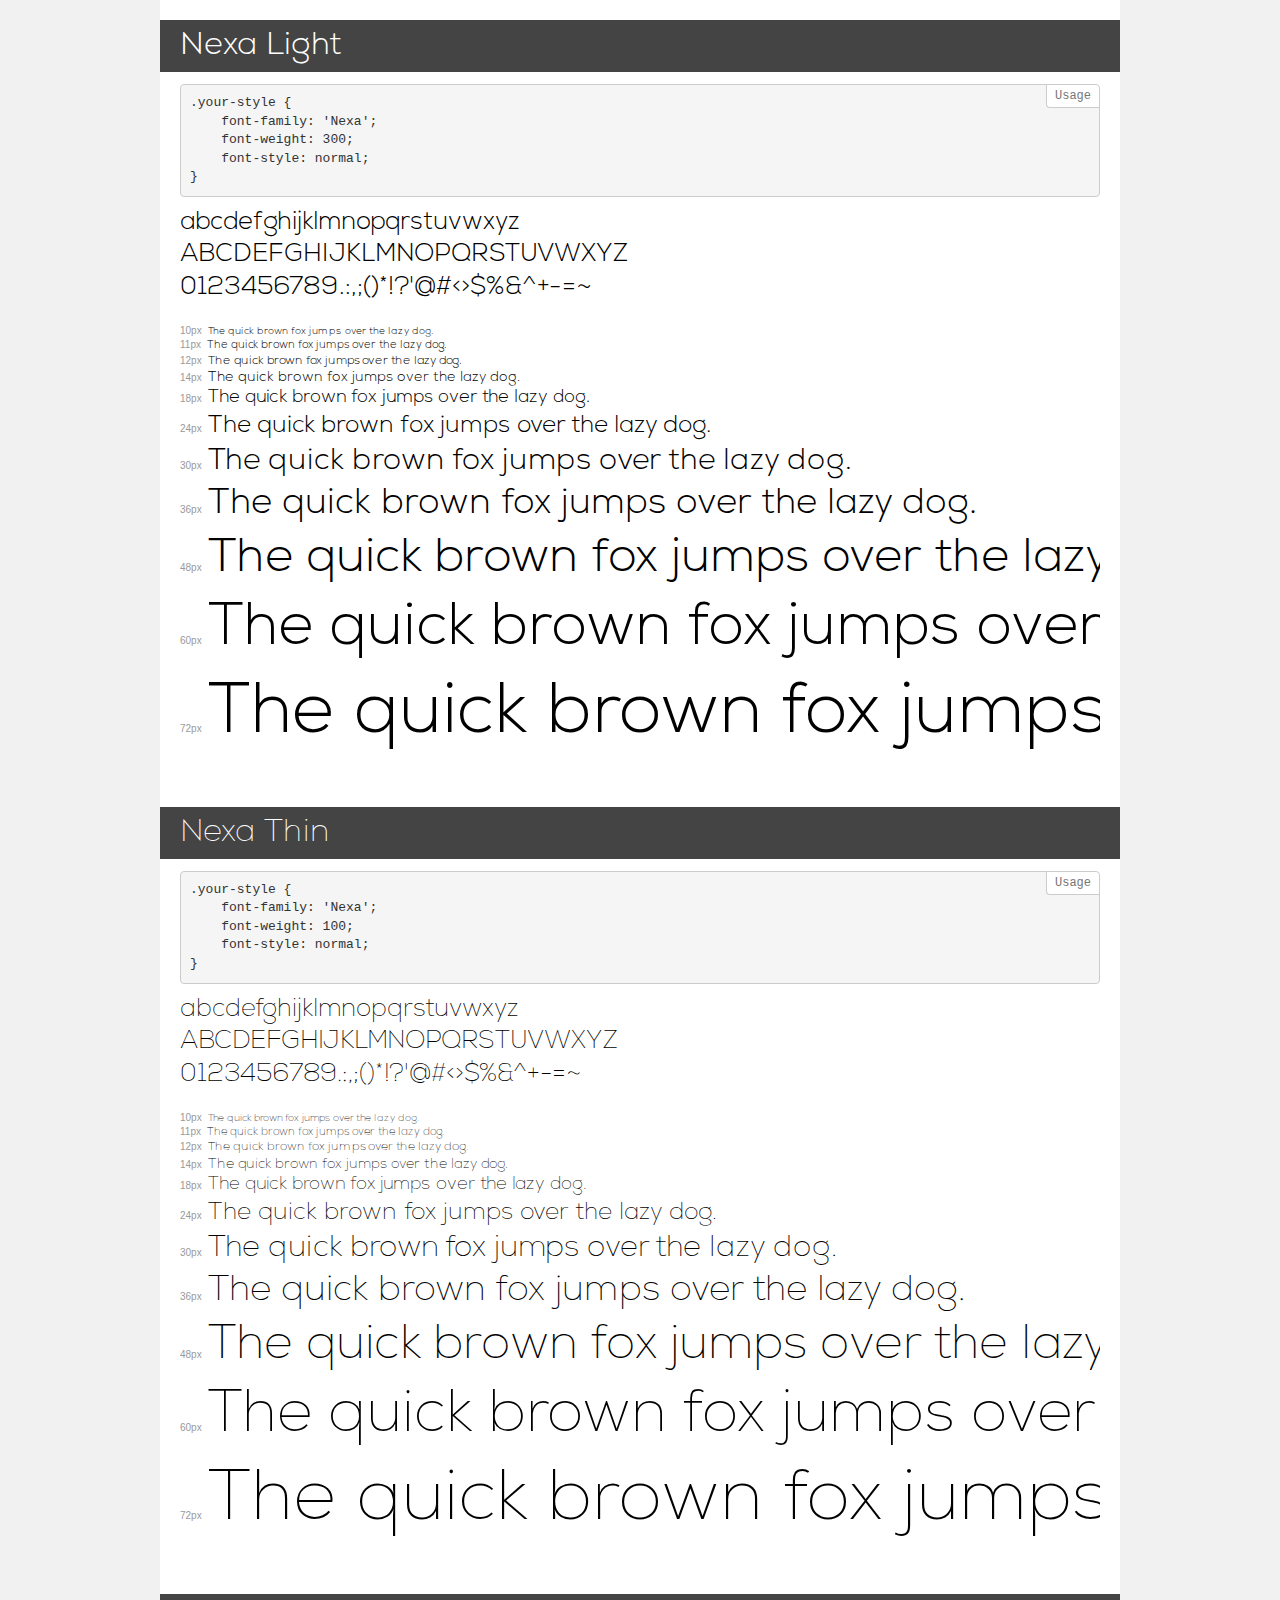
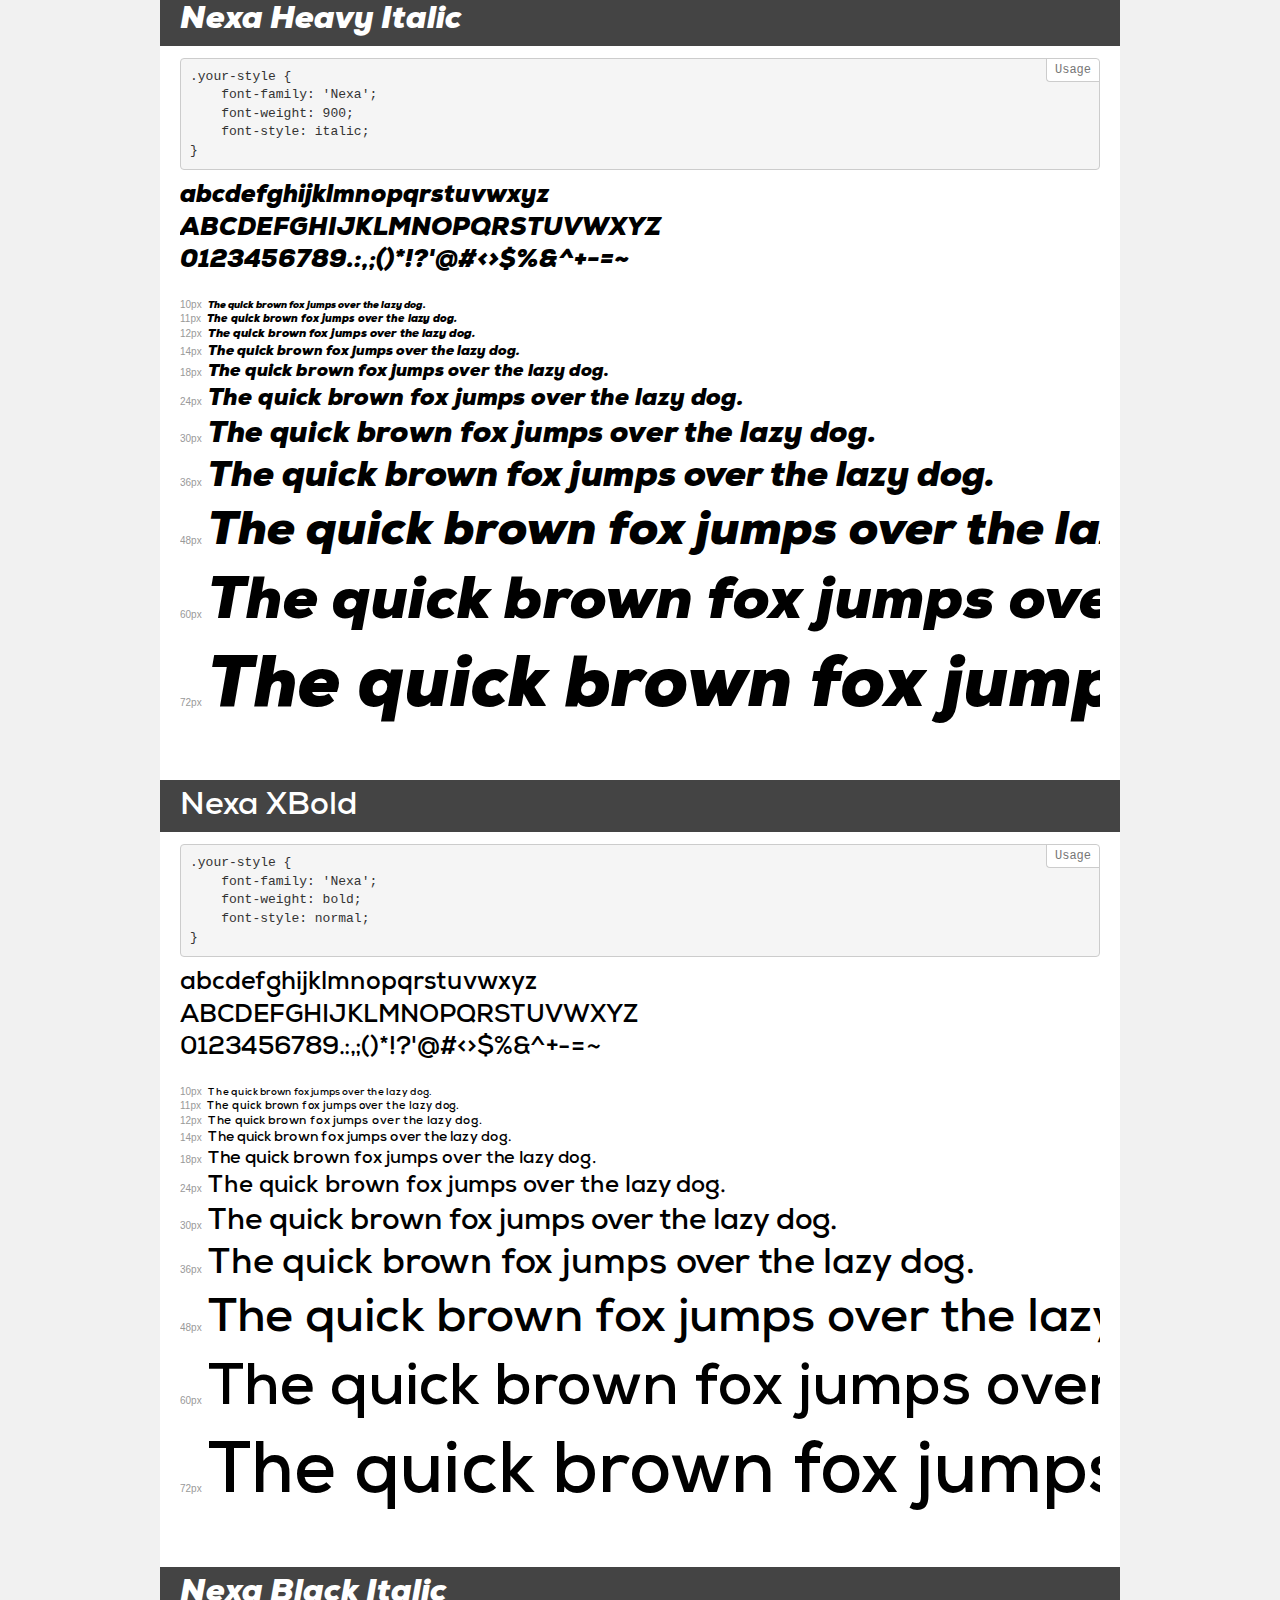
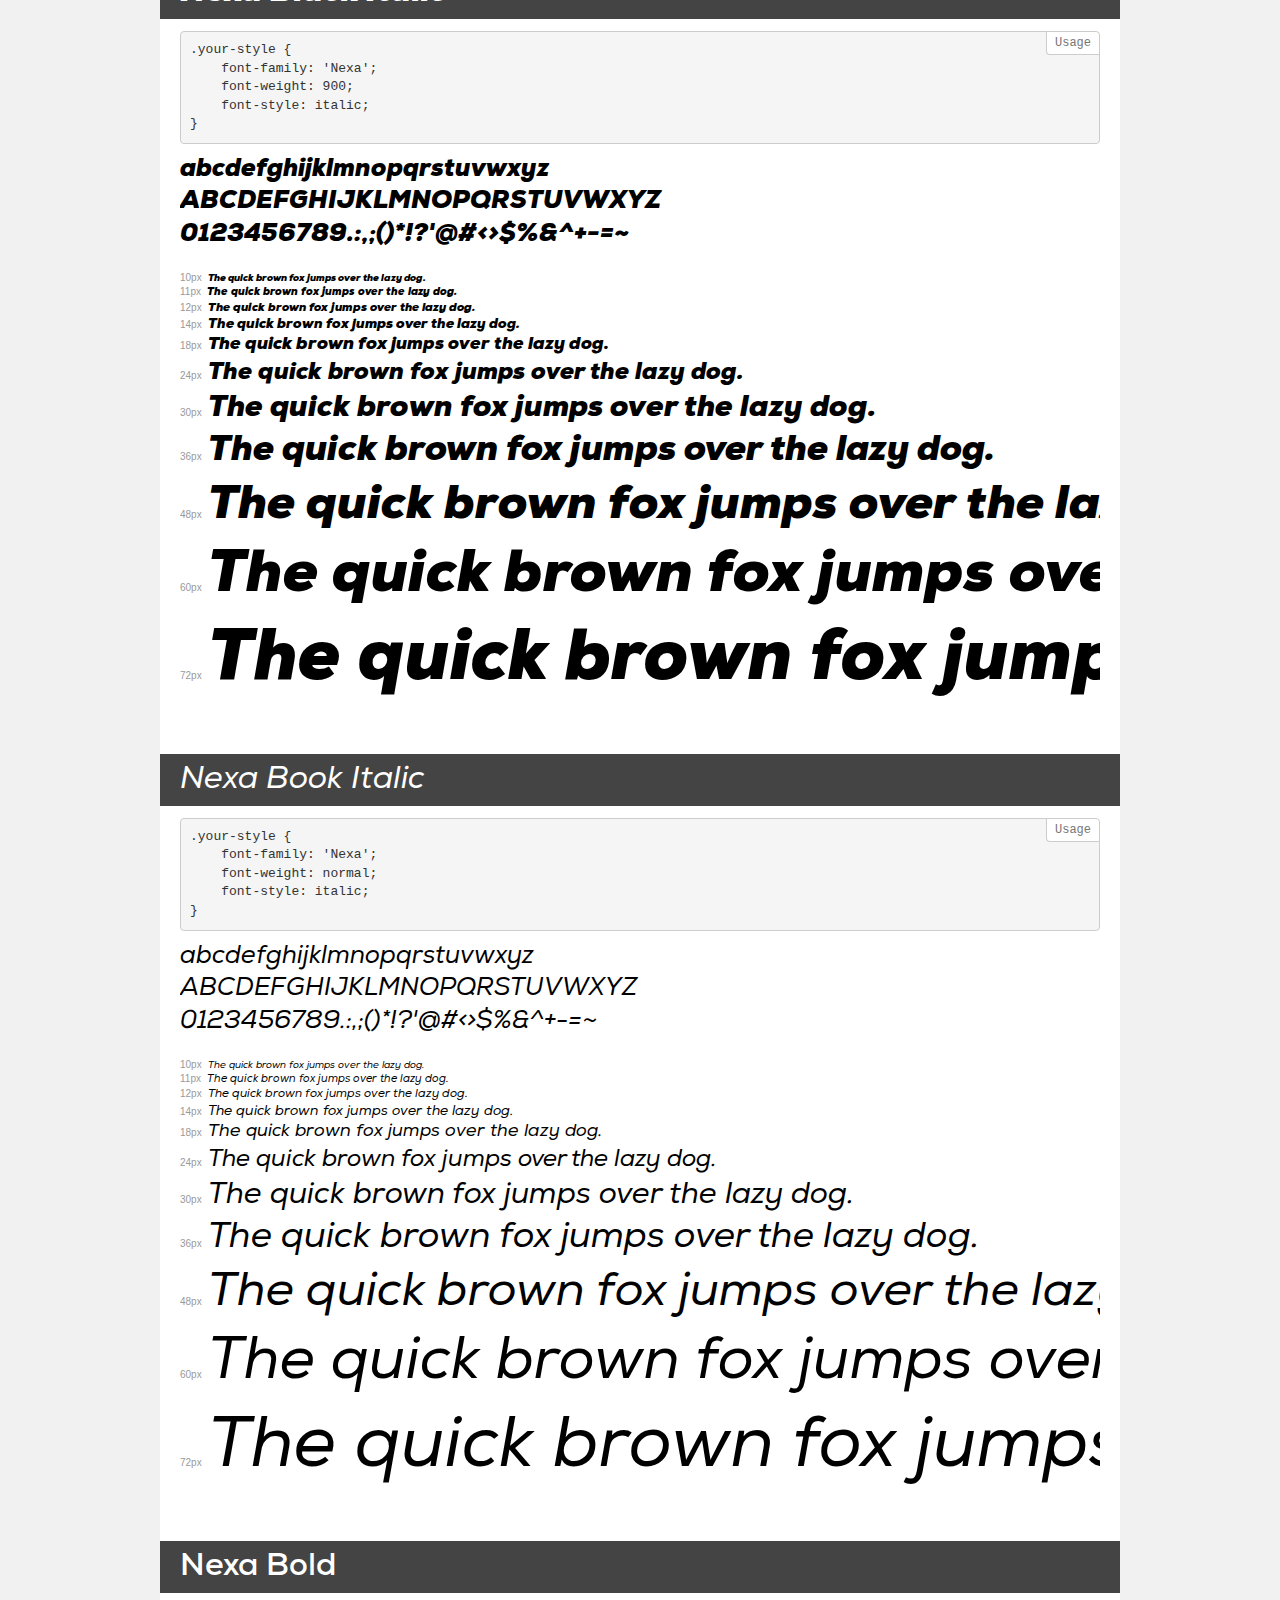
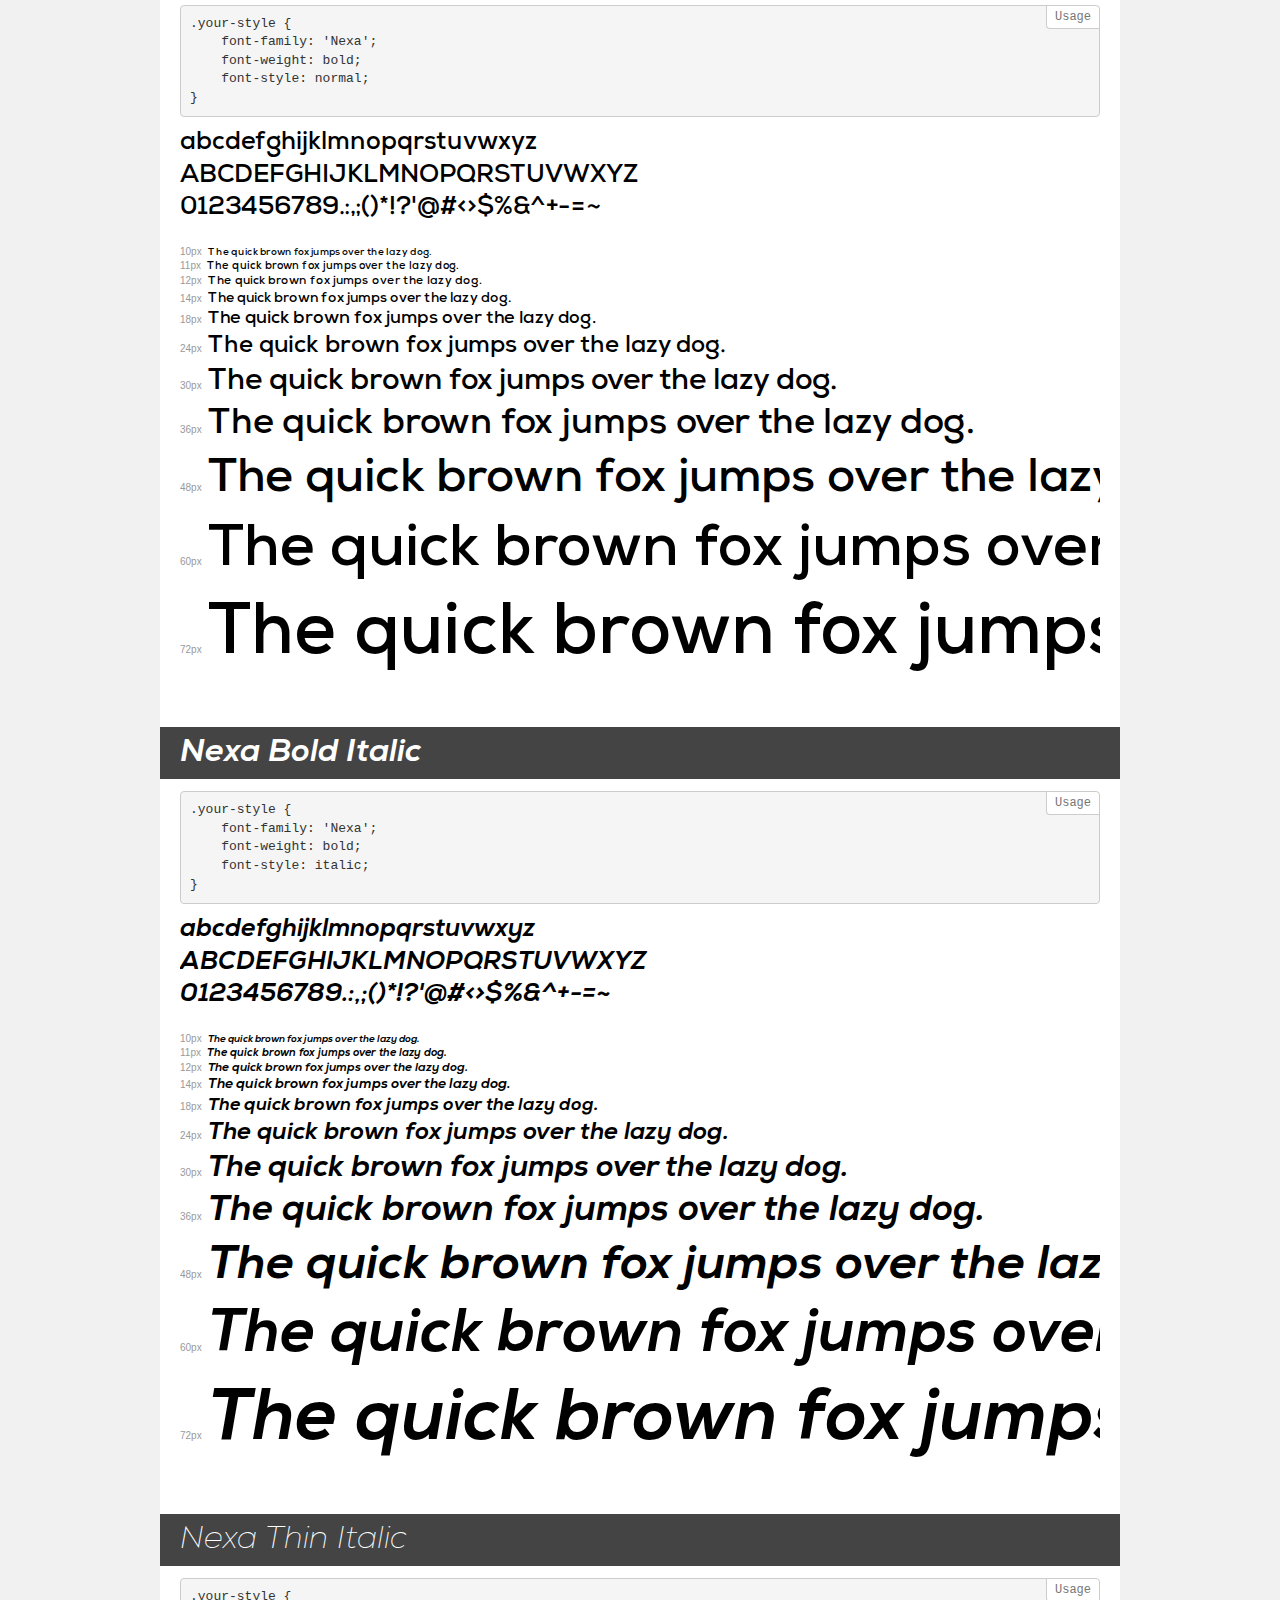
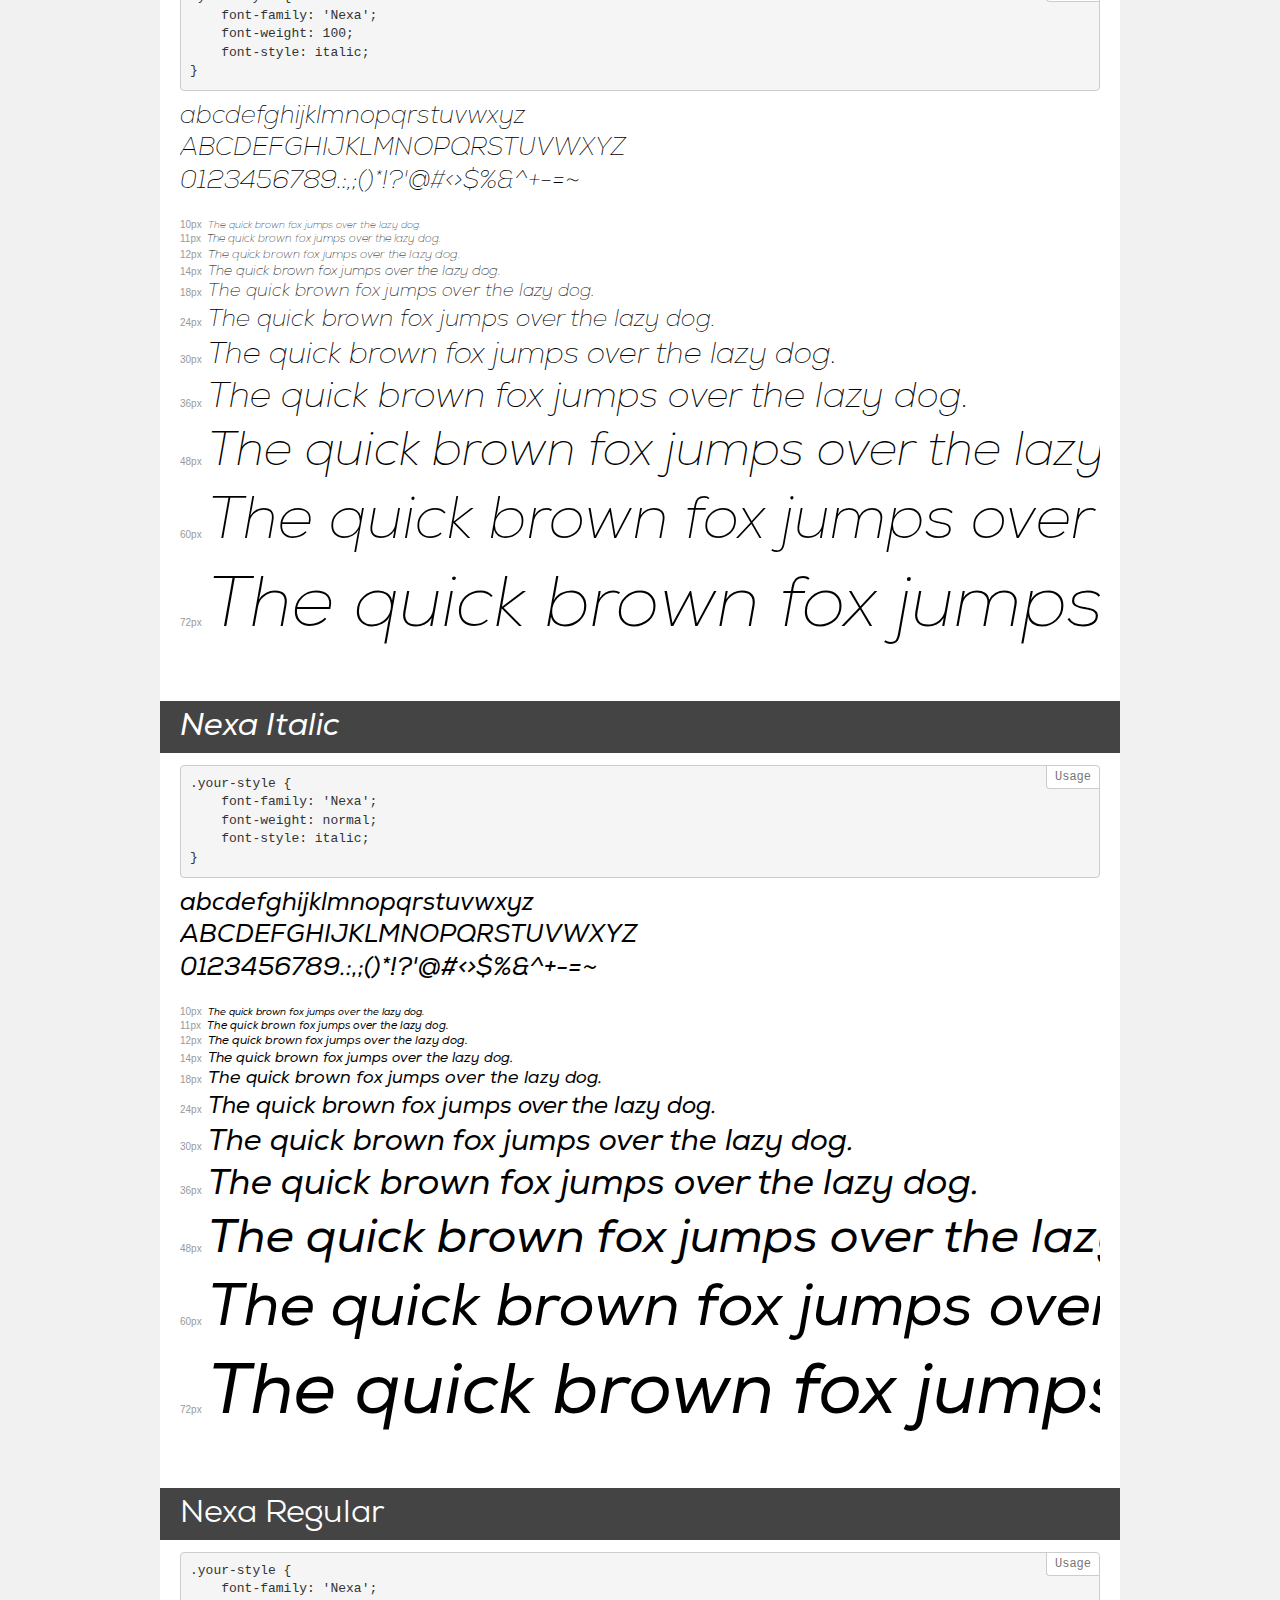
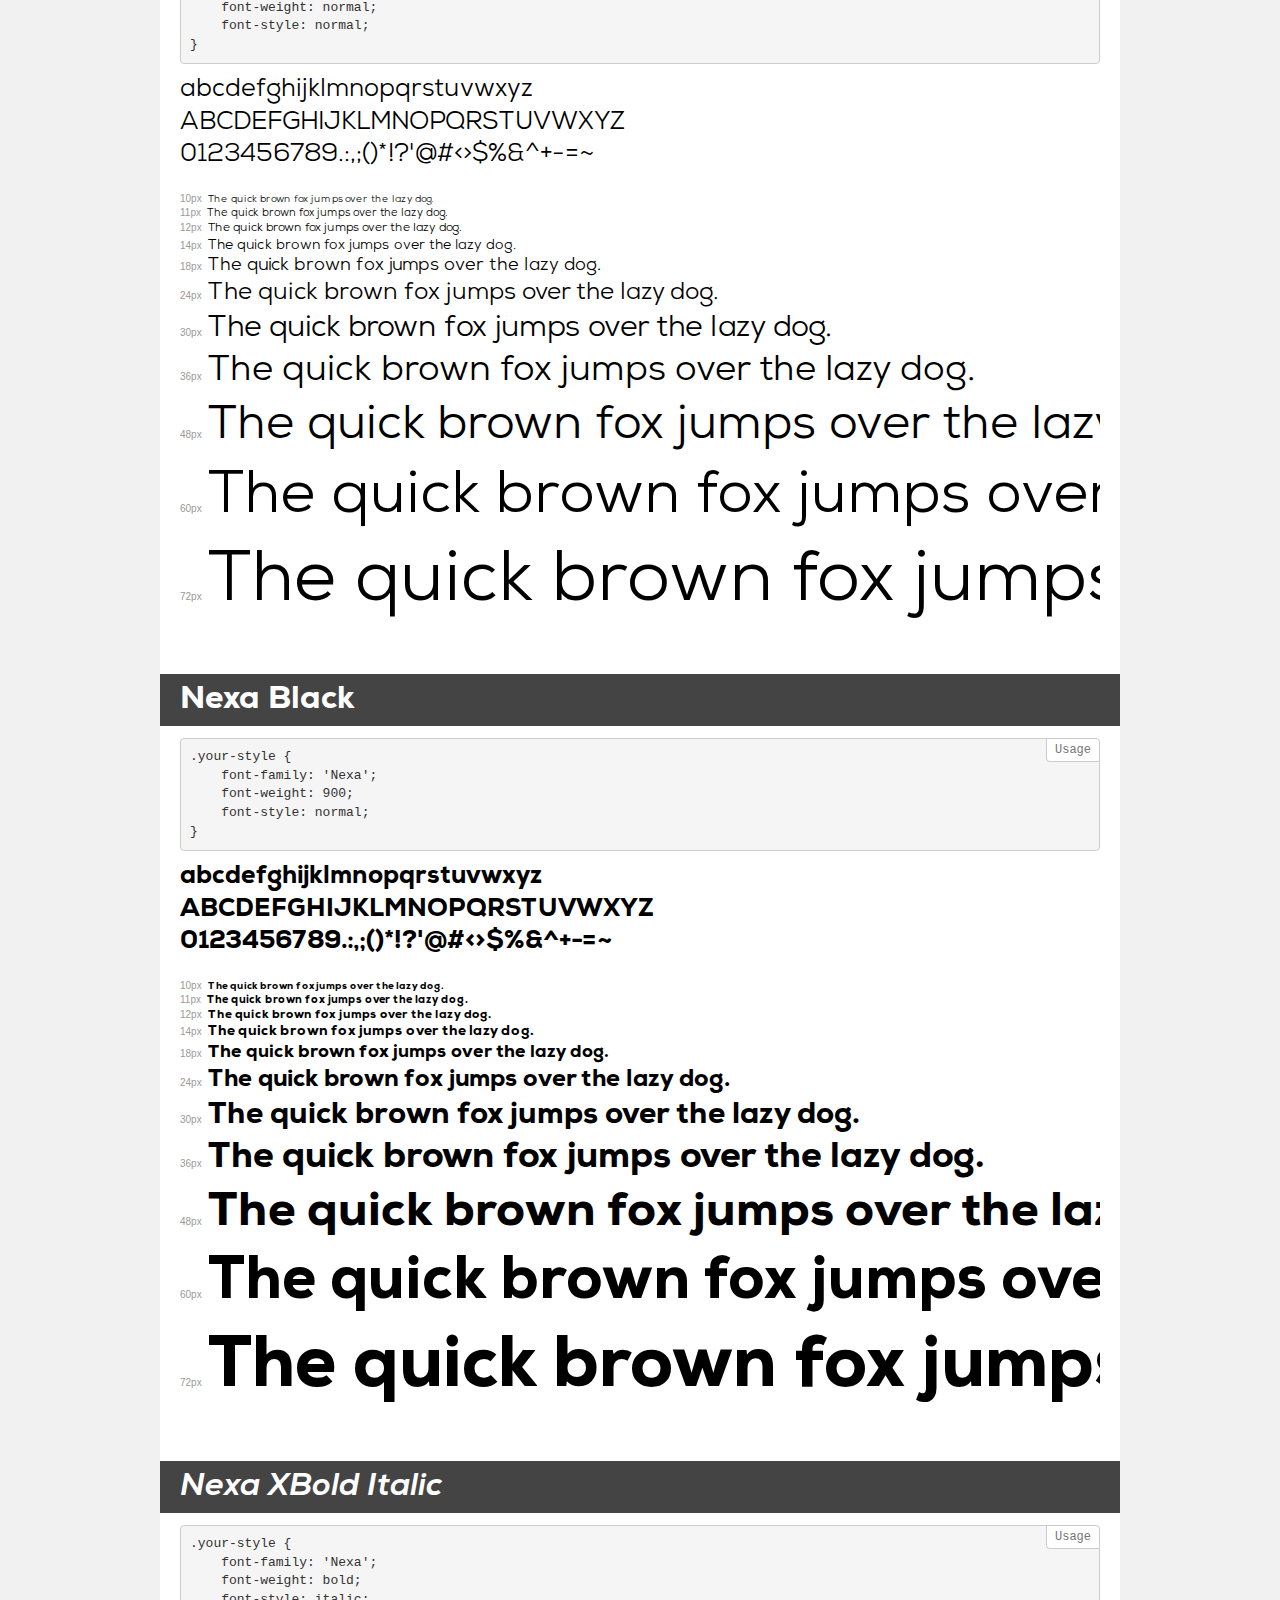
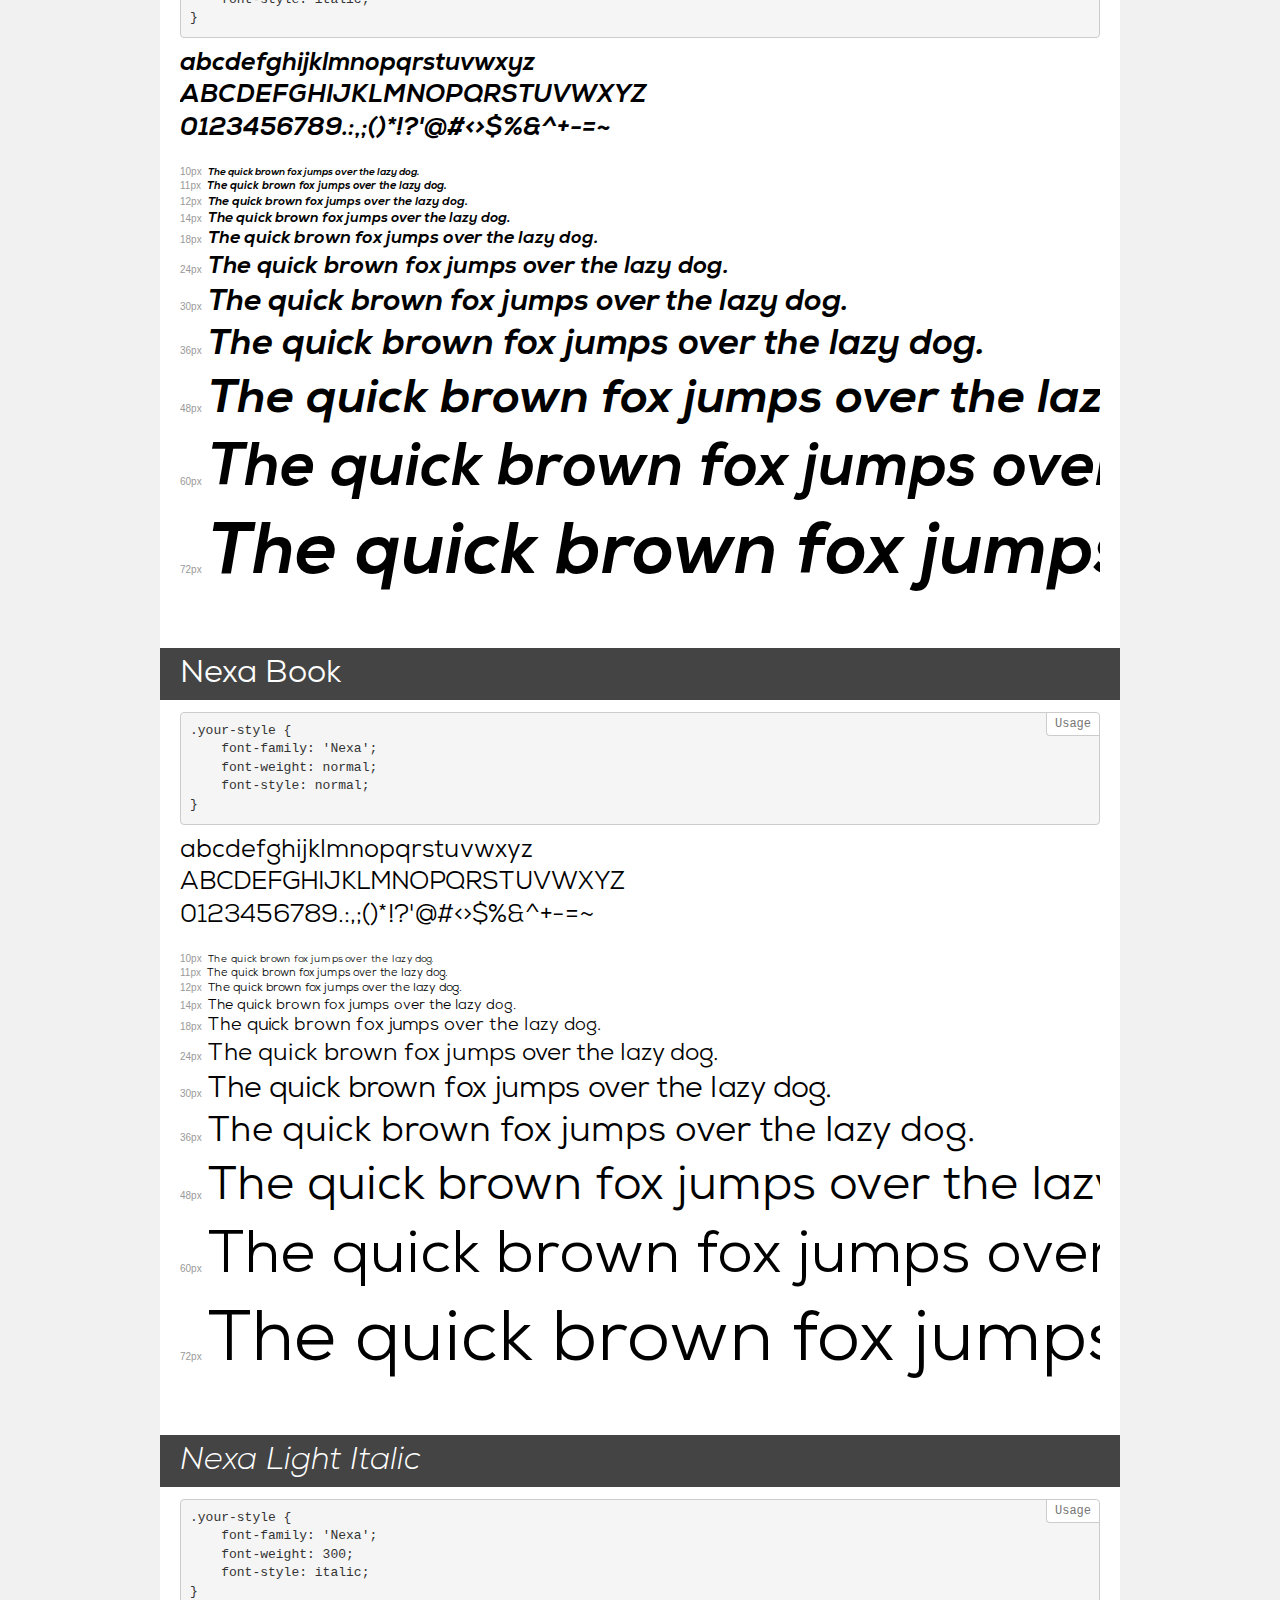
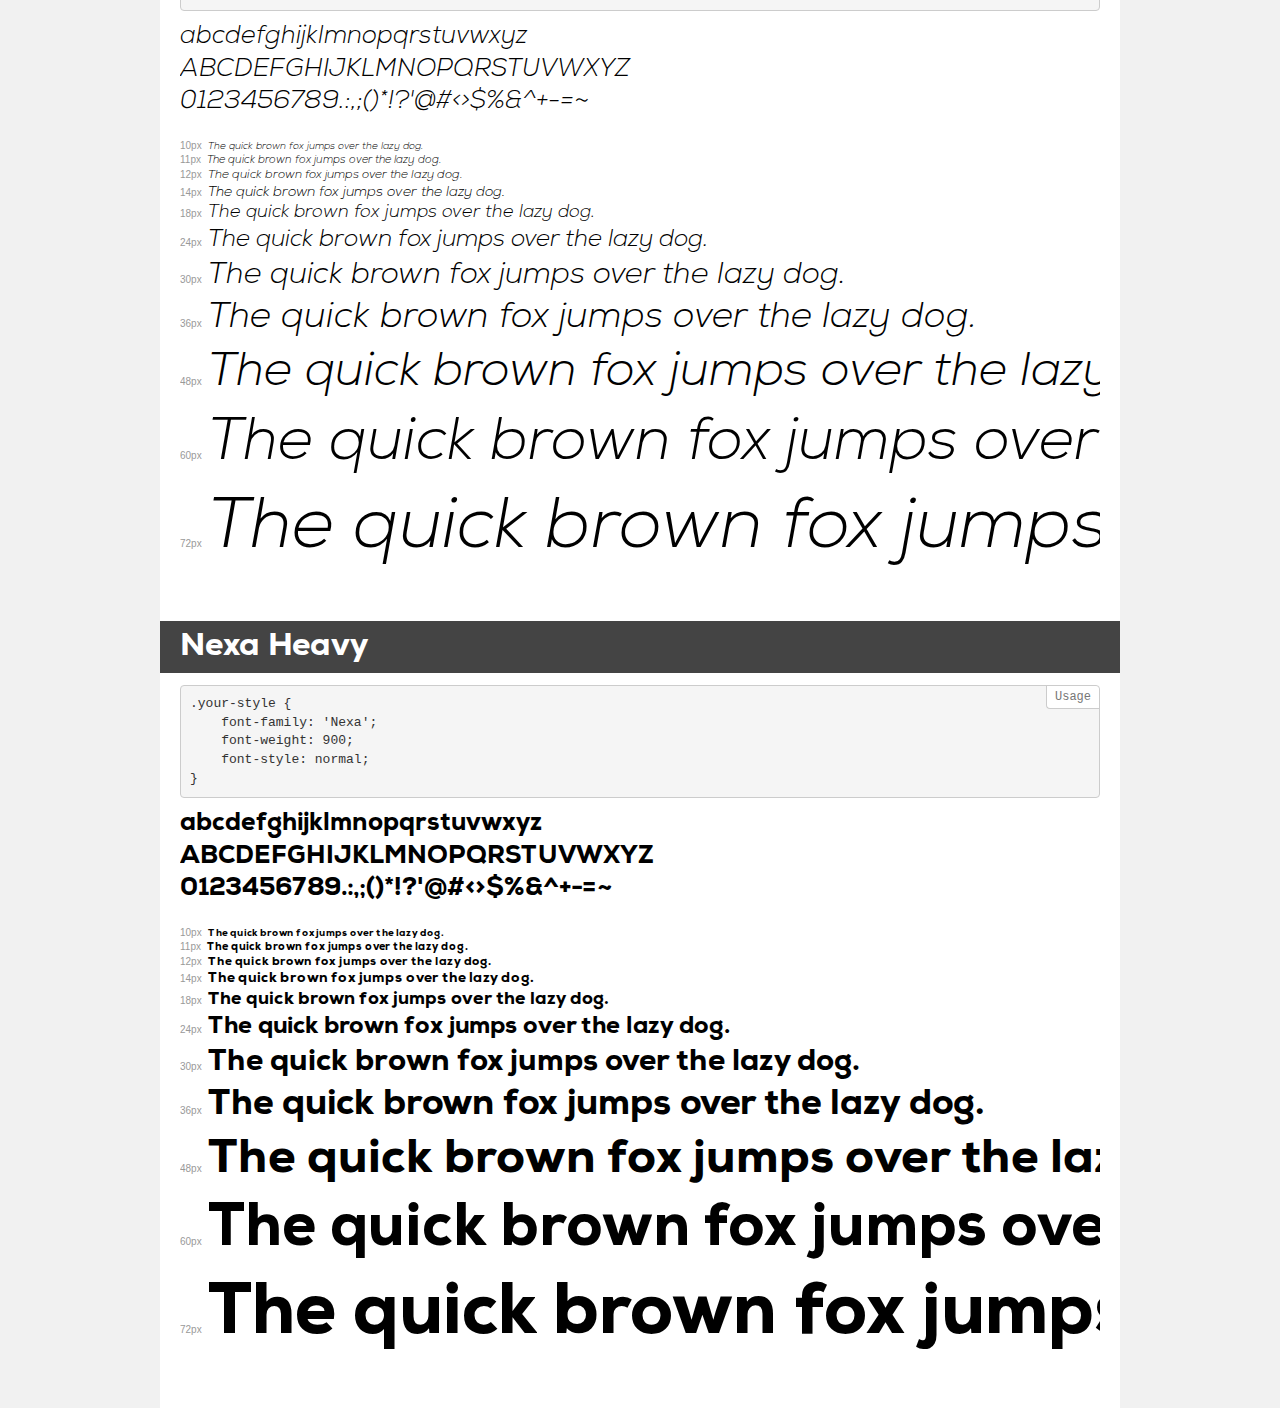
<file: fonts/nexa/demo.html>
<!DOCTYPE html>
<html>
<head>
    <meta charset="utf-8">
    <meta http-equiv="X-UA-Compatible" content="IE=edge">
    <meta name="viewport" content="width=device-width, initial-scale=1">
    <meta name="robots" content="noindex, noarchive">
    <meta name="format-detection" content="telephone=no">
    <title>Transfonter demo</title>
    <link href="stylesheet.css" rel="stylesheet">
    <style>
        /*
        http://meyerweb.com/eric/tools/css/reset/
        v2.0 | 20110126
        License: none (public domain)
        */
        html, body, div, span, applet, object, iframe,
        h1, h2, h3, h4, h5, h6, p, blockquote, pre,
        a, abbr, acronym, address, big, cite, code,
        del, dfn, em, img, ins, kbd, q, s, samp,
        small, strike, strong, sub, sup, tt, var,
        b, u, i, center,
        dl, dt, dd, ol, ul, li,
        fieldset, form, label, legend,
        table, caption, tbody, tfoot, thead, tr, th, td,
        article, aside, canvas, details, embed,
        figure, figcaption, footer, header, hgroup,
        menu, nav, output, ruby, section, summary,
        time, mark, audio, video {
            margin: 0;
            padding: 0;
            border: 0;
            font-size: 100%;
            font: inherit;
            vertical-align: baseline;
        }
        /* HTML5 display-role reset for older browsers */
        article, aside, details, figcaption, figure,
        footer, header, hgroup, menu, nav, section {
            display: block;
        }
        body {
            line-height: 1;
        }
        ol, ul {
            list-style: none;
        }
        blockquote, q {
            quotes: none;
        }
        blockquote:before, blockquote:after,
        q:before, q:after {
            content: '';
            content: none;
        }
        table {
            border-collapse: collapse;
            border-spacing: 0;
        }
        /* common styles */
        body {
            background: #f1f1f1;
            color: #000;
        }
        .page {
            background: #fff;
            width: 920px;
            margin: 0 auto;
            padding: 20px 20px 0 20px;
            overflow: hidden;
        }
        .font-container {
            overflow-x: auto;
            overflow-y: hidden;
            margin-bottom: 40px;
            line-height: 1.3;
            white-space: nowrap;
            padding-bottom: 5px;
        }
        h1 {
            position: relative;
            background: #444;
            font-size: 32px;
            color: #fff;
            padding: 10px 20px;
            margin: 0 -20px 12px -20px;
        }
        .letters {
            font-size: 25px;
            margin-bottom: 20px;
        }
        .s10:before {
            content: '10px';
        }
        .s11:before {
            content: '11px';
        }
        .s12:before {
            content: '12px';
        }
        .s14:before {
            content: '14px';
        }
        .s18:before {
            content: '18px';
        }
        .s24:before {
            content: '24px';
        }
        .s30:before {
            content: '30px';
        }
        .s36:before {
            content: '36px';
        }
        .s48:before {
            content: '48px';
        }
        .s60:before {
            content: '60px';
        }
        .s72:before {
            content: '72px';
        }
        .s10:before, .s11:before, .s12:before, .s14:before,
        .s18:before, .s24:before, .s30:before, .s36:before,
        .s48:before, .s60:before, .s72:before {
            font-family: Arial, sans-serif;
            font-size: 10px;
            font-weight: normal;
            font-style: normal;
            color: #999;
            padding-right: 6px;
        }
        pre {
            display: block;
            position: relative;
            padding: 9px;
            margin: 0 0 10px;
            font-family: Monaco, Menlo, Consolas, "Courier New", monospace !important;
            font-size: 13px;
            line-height: 1.428571429;
            color: #333;
            font-weight: normal !important;
            font-style: normal !important;
            background-color: #f5f5f5;
            border: 1px solid #ccc;
            overflow-x: auto;
            border-radius: 4px;
        }
        pre:after {
            display: block;
            position: absolute;
            right: 0;
            top: 0;
            content: 'Usage';
            line-height: 1;
            padding: 5px 8px;
            font-size: 12px;
            color: #767676;
            background-color: #fff;
            border: 1px solid #ccc;
            border-right: none;
            border-top: none;
            border-radius: 0 4px 0 4px;
            z-index: 10;
        }
        /* responsive */
        @media (max-width: 959px) {
            .page {
                width: auto;
                margin: 0;
            }
        }
    </style>
</head>
<body>
<div class="page">
    <div class="demo" style="font-family: 'Nexa'; font-weight: 300; font-style: normal;">
        <h1>Nexa Light</h1>
        <pre>.your-style {
    font-family: 'Nexa';
    font-weight: 300;
    font-style: normal;
}</pre>
        <div class="font-container">
            <p class="letters">
                abcdefghijklmnopqrstuvwxyz<br>
ABCDEFGHIJKLMNOPQRSTUVWXYZ<br>
                0123456789.:,;()*!?'@#<>$%&^+-=~
            </p>
            <p class="s10" style="font-size: 10px;">The quick brown fox jumps over the lazy dog.</p>
            <p class="s11" style="font-size: 11px;">The quick brown fox jumps over the lazy dog.</p>
            <p class="s12" style="font-size: 12px;">The quick brown fox jumps over the lazy dog.</p>
            <p class="s14" style="font-size: 14px;">The quick brown fox jumps over the lazy dog.</p>
            <p class="s18" style="font-size: 18px;">The quick brown fox jumps over the lazy dog.</p>
            <p class="s24" style="font-size: 24px;">The quick brown fox jumps over the lazy dog.</p>
            <p class="s30" style="font-size: 30px;">The quick brown fox jumps over the lazy dog.</p>
            <p class="s36" style="font-size: 36px;">The quick brown fox jumps over the lazy dog.</p>
            <p class="s48" style="font-size: 48px;">The quick brown fox jumps over the lazy dog.</p>
            <p class="s60" style="font-size: 60px;">The quick brown fox jumps over the lazy dog.</p>
            <p class="s72" style="font-size: 72px;">The quick brown fox jumps over the lazy dog.</p>
        </div>
    </div>
    <div class="demo" style="font-family: 'Nexa'; font-weight: 100; font-style: normal;">
        <h1>Nexa Thin</h1>
        <pre>.your-style {
    font-family: 'Nexa';
    font-weight: 100;
    font-style: normal;
}</pre>
        <div class="font-container">
            <p class="letters">
                abcdefghijklmnopqrstuvwxyz<br>
ABCDEFGHIJKLMNOPQRSTUVWXYZ<br>
                0123456789.:,;()*!?'@#<>$%&^+-=~
            </p>
            <p class="s10" style="font-size: 10px;">The quick brown fox jumps over the lazy dog.</p>
            <p class="s11" style="font-size: 11px;">The quick brown fox jumps over the lazy dog.</p>
            <p class="s12" style="font-size: 12px;">The quick brown fox jumps over the lazy dog.</p>
            <p class="s14" style="font-size: 14px;">The quick brown fox jumps over the lazy dog.</p>
            <p class="s18" style="font-size: 18px;">The quick brown fox jumps over the lazy dog.</p>
            <p class="s24" style="font-size: 24px;">The quick brown fox jumps over the lazy dog.</p>
            <p class="s30" style="font-size: 30px;">The quick brown fox jumps over the lazy dog.</p>
            <p class="s36" style="font-size: 36px;">The quick brown fox jumps over the lazy dog.</p>
            <p class="s48" style="font-size: 48px;">The quick brown fox jumps over the lazy dog.</p>
            <p class="s60" style="font-size: 60px;">The quick brown fox jumps over the lazy dog.</p>
            <p class="s72" style="font-size: 72px;">The quick brown fox jumps over the lazy dog.</p>
        </div>
    </div>
    <div class="demo" style="font-family: 'Nexa'; font-weight: 900; font-style: italic;">
        <h1>Nexa Heavy Italic</h1>
        <pre>.your-style {
    font-family: 'Nexa';
    font-weight: 900;
    font-style: italic;
}</pre>
        <div class="font-container">
            <p class="letters">
                abcdefghijklmnopqrstuvwxyz<br>
ABCDEFGHIJKLMNOPQRSTUVWXYZ<br>
                0123456789.:,;()*!?'@#<>$%&^+-=~
            </p>
            <p class="s10" style="font-size: 10px;">The quick brown fox jumps over the lazy dog.</p>
            <p class="s11" style="font-size: 11px;">The quick brown fox jumps over the lazy dog.</p>
            <p class="s12" style="font-size: 12px;">The quick brown fox jumps over the lazy dog.</p>
            <p class="s14" style="font-size: 14px;">The quick brown fox jumps over the lazy dog.</p>
            <p class="s18" style="font-size: 18px;">The quick brown fox jumps over the lazy dog.</p>
            <p class="s24" style="font-size: 24px;">The quick brown fox jumps over the lazy dog.</p>
            <p class="s30" style="font-size: 30px;">The quick brown fox jumps over the lazy dog.</p>
            <p class="s36" style="font-size: 36px;">The quick brown fox jumps over the lazy dog.</p>
            <p class="s48" style="font-size: 48px;">The quick brown fox jumps over the lazy dog.</p>
            <p class="s60" style="font-size: 60px;">The quick brown fox jumps over the lazy dog.</p>
            <p class="s72" style="font-size: 72px;">The quick brown fox jumps over the lazy dog.</p>
        </div>
    </div>
    <div class="demo" style="font-family: 'Nexa'; font-weight: bold; font-style: normal;">
        <h1>Nexa XBold</h1>
        <pre>.your-style {
    font-family: 'Nexa';
    font-weight: bold;
    font-style: normal;
}</pre>
        <div class="font-container">
            <p class="letters">
                abcdefghijklmnopqrstuvwxyz<br>
ABCDEFGHIJKLMNOPQRSTUVWXYZ<br>
                0123456789.:,;()*!?'@#<>$%&^+-=~
            </p>
            <p class="s10" style="font-size: 10px;">The quick brown fox jumps over the lazy dog.</p>
            <p class="s11" style="font-size: 11px;">The quick brown fox jumps over the lazy dog.</p>
            <p class="s12" style="font-size: 12px;">The quick brown fox jumps over the lazy dog.</p>
            <p class="s14" style="font-size: 14px;">The quick brown fox jumps over the lazy dog.</p>
            <p class="s18" style="font-size: 18px;">The quick brown fox jumps over the lazy dog.</p>
            <p class="s24" style="font-size: 24px;">The quick brown fox jumps over the lazy dog.</p>
            <p class="s30" style="font-size: 30px;">The quick brown fox jumps over the lazy dog.</p>
            <p class="s36" style="font-size: 36px;">The quick brown fox jumps over the lazy dog.</p>
            <p class="s48" style="font-size: 48px;">The quick brown fox jumps over the lazy dog.</p>
            <p class="s60" style="font-size: 60px;">The quick brown fox jumps over the lazy dog.</p>
            <p class="s72" style="font-size: 72px;">The quick brown fox jumps over the lazy dog.</p>
        </div>
    </div>
    <div class="demo" style="font-family: 'Nexa'; font-weight: 900; font-style: italic;">
        <h1>Nexa Black Italic</h1>
        <pre>.your-style {
    font-family: 'Nexa';
    font-weight: 900;
    font-style: italic;
}</pre>
        <div class="font-container">
            <p class="letters">
                abcdefghijklmnopqrstuvwxyz<br>
ABCDEFGHIJKLMNOPQRSTUVWXYZ<br>
                0123456789.:,;()*!?'@#<>$%&^+-=~
            </p>
            <p class="s10" style="font-size: 10px;">The quick brown fox jumps over the lazy dog.</p>
            <p class="s11" style="font-size: 11px;">The quick brown fox jumps over the lazy dog.</p>
            <p class="s12" style="font-size: 12px;">The quick brown fox jumps over the lazy dog.</p>
            <p class="s14" style="font-size: 14px;">The quick brown fox jumps over the lazy dog.</p>
            <p class="s18" style="font-size: 18px;">The quick brown fox jumps over the lazy dog.</p>
            <p class="s24" style="font-size: 24px;">The quick brown fox jumps over the lazy dog.</p>
            <p class="s30" style="font-size: 30px;">The quick brown fox jumps over the lazy dog.</p>
            <p class="s36" style="font-size: 36px;">The quick brown fox jumps over the lazy dog.</p>
            <p class="s48" style="font-size: 48px;">The quick brown fox jumps over the lazy dog.</p>
            <p class="s60" style="font-size: 60px;">The quick brown fox jumps over the lazy dog.</p>
            <p class="s72" style="font-size: 72px;">The quick brown fox jumps over the lazy dog.</p>
        </div>
    </div>
    <div class="demo" style="font-family: 'Nexa'; font-weight: normal; font-style: italic;">
        <h1>Nexa Book Italic</h1>
        <pre>.your-style {
    font-family: 'Nexa';
    font-weight: normal;
    font-style: italic;
}</pre>
        <div class="font-container">
            <p class="letters">
                abcdefghijklmnopqrstuvwxyz<br>
ABCDEFGHIJKLMNOPQRSTUVWXYZ<br>
                0123456789.:,;()*!?'@#<>$%&^+-=~
            </p>
            <p class="s10" style="font-size: 10px;">The quick brown fox jumps over the lazy dog.</p>
            <p class="s11" style="font-size: 11px;">The quick brown fox jumps over the lazy dog.</p>
            <p class="s12" style="font-size: 12px;">The quick brown fox jumps over the lazy dog.</p>
            <p class="s14" style="font-size: 14px;">The quick brown fox jumps over the lazy dog.</p>
            <p class="s18" style="font-size: 18px;">The quick brown fox jumps over the lazy dog.</p>
            <p class="s24" style="font-size: 24px;">The quick brown fox jumps over the lazy dog.</p>
            <p class="s30" style="font-size: 30px;">The quick brown fox jumps over the lazy dog.</p>
            <p class="s36" style="font-size: 36px;">The quick brown fox jumps over the lazy dog.</p>
            <p class="s48" style="font-size: 48px;">The quick brown fox jumps over the lazy dog.</p>
            <p class="s60" style="font-size: 60px;">The quick brown fox jumps over the lazy dog.</p>
            <p class="s72" style="font-size: 72px;">The quick brown fox jumps over the lazy dog.</p>
        </div>
    </div>
    <div class="demo" style="font-family: 'Nexa'; font-weight: bold; font-style: normal;">
        <h1>Nexa Bold</h1>
        <pre>.your-style {
    font-family: 'Nexa';
    font-weight: bold;
    font-style: normal;
}</pre>
        <div class="font-container">
            <p class="letters">
                abcdefghijklmnopqrstuvwxyz<br>
ABCDEFGHIJKLMNOPQRSTUVWXYZ<br>
                0123456789.:,;()*!?'@#<>$%&^+-=~
            </p>
            <p class="s10" style="font-size: 10px;">The quick brown fox jumps over the lazy dog.</p>
            <p class="s11" style="font-size: 11px;">The quick brown fox jumps over the lazy dog.</p>
            <p class="s12" style="font-size: 12px;">The quick brown fox jumps over the lazy dog.</p>
            <p class="s14" style="font-size: 14px;">The quick brown fox jumps over the lazy dog.</p>
            <p class="s18" style="font-size: 18px;">The quick brown fox jumps over the lazy dog.</p>
            <p class="s24" style="font-size: 24px;">The quick brown fox jumps over the lazy dog.</p>
            <p class="s30" style="font-size: 30px;">The quick brown fox jumps over the lazy dog.</p>
            <p class="s36" style="font-size: 36px;">The quick brown fox jumps over the lazy dog.</p>
            <p class="s48" style="font-size: 48px;">The quick brown fox jumps over the lazy dog.</p>
            <p class="s60" style="font-size: 60px;">The quick brown fox jumps over the lazy dog.</p>
            <p class="s72" style="font-size: 72px;">The quick brown fox jumps over the lazy dog.</p>
        </div>
    </div>
    <div class="demo" style="font-family: 'Nexa'; font-weight: bold; font-style: italic;">
        <h1>Nexa Bold Italic</h1>
        <pre>.your-style {
    font-family: 'Nexa';
    font-weight: bold;
    font-style: italic;
}</pre>
        <div class="font-container">
            <p class="letters">
                abcdefghijklmnopqrstuvwxyz<br>
ABCDEFGHIJKLMNOPQRSTUVWXYZ<br>
                0123456789.:,;()*!?'@#<>$%&^+-=~
            </p>
            <p class="s10" style="font-size: 10px;">The quick brown fox jumps over the lazy dog.</p>
            <p class="s11" style="font-size: 11px;">The quick brown fox jumps over the lazy dog.</p>
            <p class="s12" style="font-size: 12px;">The quick brown fox jumps over the lazy dog.</p>
            <p class="s14" style="font-size: 14px;">The quick brown fox jumps over the lazy dog.</p>
            <p class="s18" style="font-size: 18px;">The quick brown fox jumps over the lazy dog.</p>
            <p class="s24" style="font-size: 24px;">The quick brown fox jumps over the lazy dog.</p>
            <p class="s30" style="font-size: 30px;">The quick brown fox jumps over the lazy dog.</p>
            <p class="s36" style="font-size: 36px;">The quick brown fox jumps over the lazy dog.</p>
            <p class="s48" style="font-size: 48px;">The quick brown fox jumps over the lazy dog.</p>
            <p class="s60" style="font-size: 60px;">The quick brown fox jumps over the lazy dog.</p>
            <p class="s72" style="font-size: 72px;">The quick brown fox jumps over the lazy dog.</p>
        </div>
    </div>
    <div class="demo" style="font-family: 'Nexa'; font-weight: 100; font-style: italic;">
        <h1>Nexa Thin Italic</h1>
        <pre>.your-style {
    font-family: 'Nexa';
    font-weight: 100;
    font-style: italic;
}</pre>
        <div class="font-container">
            <p class="letters">
                abcdefghijklmnopqrstuvwxyz<br>
ABCDEFGHIJKLMNOPQRSTUVWXYZ<br>
                0123456789.:,;()*!?'@#<>$%&^+-=~
            </p>
            <p class="s10" style="font-size: 10px;">The quick brown fox jumps over the lazy dog.</p>
            <p class="s11" style="font-size: 11px;">The quick brown fox jumps over the lazy dog.</p>
            <p class="s12" style="font-size: 12px;">The quick brown fox jumps over the lazy dog.</p>
            <p class="s14" style="font-size: 14px;">The quick brown fox jumps over the lazy dog.</p>
            <p class="s18" style="font-size: 18px;">The quick brown fox jumps over the lazy dog.</p>
            <p class="s24" style="font-size: 24px;">The quick brown fox jumps over the lazy dog.</p>
            <p class="s30" style="font-size: 30px;">The quick brown fox jumps over the lazy dog.</p>
            <p class="s36" style="font-size: 36px;">The quick brown fox jumps over the lazy dog.</p>
            <p class="s48" style="font-size: 48px;">The quick brown fox jumps over the lazy dog.</p>
            <p class="s60" style="font-size: 60px;">The quick brown fox jumps over the lazy dog.</p>
            <p class="s72" style="font-size: 72px;">The quick brown fox jumps over the lazy dog.</p>
        </div>
    </div>
    <div class="demo" style="font-family: 'Nexa'; font-weight: normal; font-style: italic;">
        <h1>Nexa Italic</h1>
        <pre>.your-style {
    font-family: 'Nexa';
    font-weight: normal;
    font-style: italic;
}</pre>
        <div class="font-container">
            <p class="letters">
                abcdefghijklmnopqrstuvwxyz<br>
ABCDEFGHIJKLMNOPQRSTUVWXYZ<br>
                0123456789.:,;()*!?'@#<>$%&^+-=~
            </p>
            <p class="s10" style="font-size: 10px;">The quick brown fox jumps over the lazy dog.</p>
            <p class="s11" style="font-size: 11px;">The quick brown fox jumps over the lazy dog.</p>
            <p class="s12" style="font-size: 12px;">The quick brown fox jumps over the lazy dog.</p>
            <p class="s14" style="font-size: 14px;">The quick brown fox jumps over the lazy dog.</p>
            <p class="s18" style="font-size: 18px;">The quick brown fox jumps over the lazy dog.</p>
            <p class="s24" style="font-size: 24px;">The quick brown fox jumps over the lazy dog.</p>
            <p class="s30" style="font-size: 30px;">The quick brown fox jumps over the lazy dog.</p>
            <p class="s36" style="font-size: 36px;">The quick brown fox jumps over the lazy dog.</p>
            <p class="s48" style="font-size: 48px;">The quick brown fox jumps over the lazy dog.</p>
            <p class="s60" style="font-size: 60px;">The quick brown fox jumps over the lazy dog.</p>
            <p class="s72" style="font-size: 72px;">The quick brown fox jumps over the lazy dog.</p>
        </div>
    </div>
    <div class="demo" style="font-family: 'Nexa'; font-weight: normal; font-style: normal;">
        <h1>Nexa Regular</h1>
        <pre>.your-style {
    font-family: 'Nexa';
    font-weight: normal;
    font-style: normal;
}</pre>
        <div class="font-container">
            <p class="letters">
                abcdefghijklmnopqrstuvwxyz<br>
ABCDEFGHIJKLMNOPQRSTUVWXYZ<br>
                0123456789.:,;()*!?'@#<>$%&^+-=~
            </p>
            <p class="s10" style="font-size: 10px;">The quick brown fox jumps over the lazy dog.</p>
            <p class="s11" style="font-size: 11px;">The quick brown fox jumps over the lazy dog.</p>
            <p class="s12" style="font-size: 12px;">The quick brown fox jumps over the lazy dog.</p>
            <p class="s14" style="font-size: 14px;">The quick brown fox jumps over the lazy dog.</p>
            <p class="s18" style="font-size: 18px;">The quick brown fox jumps over the lazy dog.</p>
            <p class="s24" style="font-size: 24px;">The quick brown fox jumps over the lazy dog.</p>
            <p class="s30" style="font-size: 30px;">The quick brown fox jumps over the lazy dog.</p>
            <p class="s36" style="font-size: 36px;">The quick brown fox jumps over the lazy dog.</p>
            <p class="s48" style="font-size: 48px;">The quick brown fox jumps over the lazy dog.</p>
            <p class="s60" style="font-size: 60px;">The quick brown fox jumps over the lazy dog.</p>
            <p class="s72" style="font-size: 72px;">The quick brown fox jumps over the lazy dog.</p>
        </div>
    </div>
    <div class="demo" style="font-family: 'Nexa'; font-weight: 900; font-style: normal;">
        <h1>Nexa Black</h1>
        <pre>.your-style {
    font-family: 'Nexa';
    font-weight: 900;
    font-style: normal;
}</pre>
        <div class="font-container">
            <p class="letters">
                abcdefghijklmnopqrstuvwxyz<br>
ABCDEFGHIJKLMNOPQRSTUVWXYZ<br>
                0123456789.:,;()*!?'@#<>$%&^+-=~
            </p>
            <p class="s10" style="font-size: 10px;">The quick brown fox jumps over the lazy dog.</p>
            <p class="s11" style="font-size: 11px;">The quick brown fox jumps over the lazy dog.</p>
            <p class="s12" style="font-size: 12px;">The quick brown fox jumps over the lazy dog.</p>
            <p class="s14" style="font-size: 14px;">The quick brown fox jumps over the lazy dog.</p>
            <p class="s18" style="font-size: 18px;">The quick brown fox jumps over the lazy dog.</p>
            <p class="s24" style="font-size: 24px;">The quick brown fox jumps over the lazy dog.</p>
            <p class="s30" style="font-size: 30px;">The quick brown fox jumps over the lazy dog.</p>
            <p class="s36" style="font-size: 36px;">The quick brown fox jumps over the lazy dog.</p>
            <p class="s48" style="font-size: 48px;">The quick brown fox jumps over the lazy dog.</p>
            <p class="s60" style="font-size: 60px;">The quick brown fox jumps over the lazy dog.</p>
            <p class="s72" style="font-size: 72px;">The quick brown fox jumps over the lazy dog.</p>
        </div>
    </div>
    <div class="demo" style="font-family: 'Nexa'; font-weight: bold; font-style: italic;">
        <h1>Nexa XBold Italic</h1>
        <pre>.your-style {
    font-family: 'Nexa';
    font-weight: bold;
    font-style: italic;
}</pre>
        <div class="font-container">
            <p class="letters">
                abcdefghijklmnopqrstuvwxyz<br>
ABCDEFGHIJKLMNOPQRSTUVWXYZ<br>
                0123456789.:,;()*!?'@#<>$%&^+-=~
            </p>
            <p class="s10" style="font-size: 10px;">The quick brown fox jumps over the lazy dog.</p>
            <p class="s11" style="font-size: 11px;">The quick brown fox jumps over the lazy dog.</p>
            <p class="s12" style="font-size: 12px;">The quick brown fox jumps over the lazy dog.</p>
            <p class="s14" style="font-size: 14px;">The quick brown fox jumps over the lazy dog.</p>
            <p class="s18" style="font-size: 18px;">The quick brown fox jumps over the lazy dog.</p>
            <p class="s24" style="font-size: 24px;">The quick brown fox jumps over the lazy dog.</p>
            <p class="s30" style="font-size: 30px;">The quick brown fox jumps over the lazy dog.</p>
            <p class="s36" style="font-size: 36px;">The quick brown fox jumps over the lazy dog.</p>
            <p class="s48" style="font-size: 48px;">The quick brown fox jumps over the lazy dog.</p>
            <p class="s60" style="font-size: 60px;">The quick brown fox jumps over the lazy dog.</p>
            <p class="s72" style="font-size: 72px;">The quick brown fox jumps over the lazy dog.</p>
        </div>
    </div>
    <div class="demo" style="font-family: 'Nexa'; font-weight: normal; font-style: normal;">
        <h1>Nexa Book</h1>
        <pre>.your-style {
    font-family: 'Nexa';
    font-weight: normal;
    font-style: normal;
}</pre>
        <div class="font-container">
            <p class="letters">
                abcdefghijklmnopqrstuvwxyz<br>
ABCDEFGHIJKLMNOPQRSTUVWXYZ<br>
                0123456789.:,;()*!?'@#<>$%&^+-=~
            </p>
            <p class="s10" style="font-size: 10px;">The quick brown fox jumps over the lazy dog.</p>
            <p class="s11" style="font-size: 11px;">The quick brown fox jumps over the lazy dog.</p>
            <p class="s12" style="font-size: 12px;">The quick brown fox jumps over the lazy dog.</p>
            <p class="s14" style="font-size: 14px;">The quick brown fox jumps over the lazy dog.</p>
            <p class="s18" style="font-size: 18px;">The quick brown fox jumps over the lazy dog.</p>
            <p class="s24" style="font-size: 24px;">The quick brown fox jumps over the lazy dog.</p>
            <p class="s30" style="font-size: 30px;">The quick brown fox jumps over the lazy dog.</p>
            <p class="s36" style="font-size: 36px;">The quick brown fox jumps over the lazy dog.</p>
            <p class="s48" style="font-size: 48px;">The quick brown fox jumps over the lazy dog.</p>
            <p class="s60" style="font-size: 60px;">The quick brown fox jumps over the lazy dog.</p>
            <p class="s72" style="font-size: 72px;">The quick brown fox jumps over the lazy dog.</p>
        </div>
    </div>
    <div class="demo" style="font-family: 'Nexa'; font-weight: 300; font-style: italic;">
        <h1>Nexa Light Italic</h1>
        <pre>.your-style {
    font-family: 'Nexa';
    font-weight: 300;
    font-style: italic;
}</pre>
        <div class="font-container">
            <p class="letters">
                abcdefghijklmnopqrstuvwxyz<br>
ABCDEFGHIJKLMNOPQRSTUVWXYZ<br>
                0123456789.:,;()*!?'@#<>$%&^+-=~
            </p>
            <p class="s10" style="font-size: 10px;">The quick brown fox jumps over the lazy dog.</p>
            <p class="s11" style="font-size: 11px;">The quick brown fox jumps over the lazy dog.</p>
            <p class="s12" style="font-size: 12px;">The quick brown fox jumps over the lazy dog.</p>
            <p class="s14" style="font-size: 14px;">The quick brown fox jumps over the lazy dog.</p>
            <p class="s18" style="font-size: 18px;">The quick brown fox jumps over the lazy dog.</p>
            <p class="s24" style="font-size: 24px;">The quick brown fox jumps over the lazy dog.</p>
            <p class="s30" style="font-size: 30px;">The quick brown fox jumps over the lazy dog.</p>
            <p class="s36" style="font-size: 36px;">The quick brown fox jumps over the lazy dog.</p>
            <p class="s48" style="font-size: 48px;">The quick brown fox jumps over the lazy dog.</p>
            <p class="s60" style="font-size: 60px;">The quick brown fox jumps over the lazy dog.</p>
            <p class="s72" style="font-size: 72px;">The quick brown fox jumps over the lazy dog.</p>
        </div>
    </div>
    <div class="demo" style="font-family: 'Nexa'; font-weight: 900; font-style: normal;">
        <h1>Nexa Heavy</h1>
        <pre>.your-style {
    font-family: 'Nexa';
    font-weight: 900;
    font-style: normal;
}</pre>
        <div class="font-container">
            <p class="letters">
                abcdefghijklmnopqrstuvwxyz<br>
ABCDEFGHIJKLMNOPQRSTUVWXYZ<br>
                0123456789.:,;()*!?'@#<>$%&^+-=~
            </p>
            <p class="s10" style="font-size: 10px;">The quick brown fox jumps over the lazy dog.</p>
            <p class="s11" style="font-size: 11px;">The quick brown fox jumps over the lazy dog.</p>
            <p class="s12" style="font-size: 12px;">The quick brown fox jumps over the lazy dog.</p>
            <p class="s14" style="font-size: 14px;">The quick brown fox jumps over the lazy dog.</p>
            <p class="s18" style="font-size: 18px;">The quick brown fox jumps over the lazy dog.</p>
            <p class="s24" style="font-size: 24px;">The quick brown fox jumps over the lazy dog.</p>
            <p class="s30" style="font-size: 30px;">The quick brown fox jumps over the lazy dog.</p>
            <p class="s36" style="font-size: 36px;">The quick brown fox jumps over the lazy dog.</p>
            <p class="s48" style="font-size: 48px;">The quick brown fox jumps over the lazy dog.</p>
            <p class="s60" style="font-size: 60px;">The quick brown fox jumps over the lazy dog.</p>
            <p class="s72" style="font-size: 72px;">The quick brown fox jumps over the lazy dog.</p>
        </div>
    </div>
</div>
</body>
</html>
</file>
<file: style.css>
/*Обнуление*/
*{
    padding: 0;
    margin: 0;
    border: 0;
}
*,*:before,*:after{
    -moz-box-sizing: border-box;
    -webkit-box-sizing: border-box;
    box-sizing: border-box;
}
:focus,:active{outline: none;}
/* a:focus,a:active{outline: none;} */

nav,footer,header,aside{display: block;}

html,body{
    height: 100%;
    width: 100%;
    font-size: 100%;
    line-height: 1;
    font-size: 14px;
    -ms-text-size-adjust: 100%;
    -moz-text-size-adjust: 100%;
    -webkit-text-size-adjust: 100%;
}
input,button,textarea{font-family:inherit;}

input::-ms-clear{display: none;}
button{cursor: pointer;}
button::-moz-focus-inner {padding:0;border:0;}
/* a, a:visited{text-decoration: none;}
a:hover{text-decoration: none;} */
/* ul li{list-style: none;} */
img{vertical-align: top;}

h1,h2,h3,h4,h5,h6{font-size:inherit;font-weight: 400;}
/*--------------------*/
@import url("./fonts/dinpro/stylesheet.css");
@import url("./fonts/nexa/stylesheet.css"); 

 /* @font-face {
    font-family: "dinpro";
    src: url("./fonts/dinpro/stylesheet.css");
}  */
/* @font-face {
    font-family: 'DIN Pro';
    src: url('DINPro-Medium.eot');
    src: local('DIN Pro Medium'), local('DINPro-Medium'),
        url('DINPro-Medium.eot?#iefix') format('embedded-opentype'),
        url('DINPro-Medium.woff2') format('woff2'),
        url('DINPro-Medium.woff') format('woff'),
        url('DINPro-Medium.ttf') format('truetype');
    font-weight: 500;
    font-style: normal;
} */
/* @font-face {
    font-family: 'DIN Pro';
    src: url('DINPro-Bold.eot');
    src: local('DIN Pro Bold'), local('DINPro-Bold'),
        url('DINPro-Bold.eot?#iefix') format('embedded-opentype'),
        url('DINPro-Bold.woff2') format('woff2'),
        url('DINPro-Bold.woff') format('woff'),
        url('DINPro-Bold.ttf') format('truetype');
    font-weight: bold;
    font-style: normal;
}

@font-face {
    font-family: 'DIN Pro';
    src: url('DINPro.eot');
    src: local('DIN Pro'), local('DINPro'),
        url('DINPro.eot?#iefix') format('embedded-opentype'),
        url('DINPro.woff2') format('woff2'),
        url('DINPro.woff') format('woff'),
        url('DINPro.ttf') format('truetype');
    font-weight: normal;
    font-style: normal;
} */

 body{
    font-family:'Arial', sans-serif;
    
} 

 * {
     box-sizing: border-box;
     
}
 


.project{
    max-width: 1930px;/*вернуть 1920*/
     /* 2295 px*/
    margin: 0 auto;
    display: flex;
    position: relative;
}


/* left-bar ===================================================*/

.left_sidebar{
    top:0 ;
    left:0 ;
    width: 20vw;
    /* height: 100vh; */
    
}

.left_sidebar_logo{
    margin-top:5% ;
    margin-left:10% ;
    text-align: center;
}

.left_sidebar_logo figcaption {
    font-family: "Nexa" , system-ui;
    font-size: 2em;
    text-shadow: 0em 0.1em 0.1em rgba(0, 0, 0, 0.25) ;
}

.logo__border{
    margin: 30px 0 31px 110px;
    width: 180px;
    height: 0px;
    border: 0.5px solid #A4ACAD;
}

.left_sidebar_menu{
    padding-left: 40px;
    margin-top: 10% ;
    margin-left:30% ;
    /* flex-wrap: nowrap; */
}
.left_sidebar_menu_list{
    display:flex !important;
    flex-direction: column !important;
    /* flex-wrap: nowrap; */
}

.left_sidebar_menu li{
    display:flex ;
    align-items: center;
    font-family: 'DIN Pro';
    list-style: none;
    margin-bottom:15% ;
}

.left_sidebar_menu_text{
margin-left:5% ;
font-size: larger;
}

.left_sidebar_menu_text:hover{
    cursor:pointer ;
    color: rgb(255,152,70) ;
}

.left_sidebar_menu_soon{
    margin-left:6rem ;
    position: absolute;
    text-align: center;
    width: 3rem;
    font-size: x-small;
    color: rgb(255,255,255) ;
    background-color: rgb(235,87,87);
    border-radius: 10% /50%;
    align-self: flex-start;
}

.hide{
    display:none ;
}


/* main ======================================================*/

.main{
    width: 1170px; /*1170px*/
    height: 2295px;
    background: #F2F2F2;
    position: relative;
   
}

/* header ====================================================*/

.header{
    height: 94.5px;
    width: 100%;
    border-bottom: 0.5px solid #A4ACAD;
    display: flex;
}
.header__contact{
    display: flex;
    flex-direction: column;
    align-items: center; 
    text-align: center;

    width: 268px; /* посмотерть что с отступами  идет искажение должно быть 220px*/
    height: 100%;

    border-right: 0.5px solid #A4ACAD;
}
.contact-text{
    font-style: normal;
    font-weight: 500;
    font-size: 18px;
    line-height: 22px;
}
.header__contact-telephone{  
    font-weight: 500;
    font-size: 18px;
    line-height: 100%;

    color: #FF9846;
}
.contact__time{
    margin-top: 5px;
    font-weight: 500;
    font-size: 14px;
    line-height: 17px;

    color: #A4ACAD;
}
.contact__time img{
    padding: 1px 5px 0 0;
}
.header__wrap{
    width: 100%;

    display: flex;
    justify-content: space-between; 
    
}
.header__wrap-city{
    padding-top: 26px;
    padding: 27px;
     
}
.header__wrap-city {
    font-style: normal;
    font-weight: 300;
    font-size: 14px;
    line-height: 17px;
    color: #A4ACAD;
}
.city{
    font-style: normal;
    font-weight: 400;
    font-size: 18px;
    line-height: 22px;
    color: #000000;
    cursor: pointer;
}
.header__wrap-content{
    display: flex;
    align-items: center;
    text-align: center; 
    
    margin-right: 40px;
     
}
/* Выпадающее меню ==========================*/
.dropbtn {  
    font-style: normal;
    font-weight: 400;
    font-size: 18px;
    line-height: 22px;
}

.dropdown {
    position: relative;
    display: inline-block;
}

.dropdown-content {
    
    min-width: 198px;
    height: 290px;
    box-shadow: 0px 0px 18px 6px rgba(0, 0, 0, 0.09);
    border-radius: 15px 15px 0px 0px;
    display: none;
    position: absolute;
    background: #FFFFFF;
    text-align: left;
    
    z-index: 1;
}

.dropdown-content .sorting{
    font-weight: 300;
    font-size: 14px;
    line-height: 5px;
    color: #A4ACAD;
}

.dropdown-content a {
    color: black;
    padding: 12px 16px;
    text-decoration: none;
    display: block;

    font-style: normal;
    font-weight: 400;
    
}
.dropdown-content_border{
    border-bottom: 0.5px solid #A4ACAD;
 
}
.dropdown-content_border img{
    margin: 3px 0 0 50px;
}

.dropdown-content a:hover {color: #FF9846;}

.dropdown:hover .dropdown-content {display: block;}

.dropdown:hover .dropbtn {color: #FF9846;}


.header__comment {
   
    margin-right: 10px;   
    text-decoration: none; 
    color: #111111;
    font-style: normal;
    font-weight: 400;
    font-size: 18px;
    line-height: 22px;
   
}

.fas{
    cursor: pointer;
}
.fas.fa-search{    
    margin-left: 70px;
    color: #ccc;
    cursor: pointer;         
}
.fas.fa-search:hover{
    color:red;
} 

/* main-content=================================== */

.main-content{
    width: 950px; /*950px*/
    /* height: 470px; */
   /* position: relative; проверить как работает*/
    margin: auto;
    display: flex;
    flex-direction: column; 
    align-items: center;
    
       
}
.main-banner{    
    margin:30px 0 11px 0;
}
.slider-dots{
    display: flex;    
    
}
.dot{
    width: 10px;
    height: 10px;
    border-radius: 50%;
    margin: 0 12px;
    background: #A4ACAD;
    cursor: pointer;
}
.dot:hover{
    background: #FF9846;
}

/* section ==============================*/

.main__section{ /*Оптимизировать*/
    width: 950px; 
    height: 430px;
    display: flex; 
    justify-content: space-between;
    align-content: space-between; 
    flex-wrap: wrap;  
    line-height: 0;  
    margin: 31px 0 24px 0;

}
.main__box{
    
}
.main__box-img{
   display: inline-block; /* Строчно-блочный элемент */
   overflow: hidden; /* Скрываем всё за контуром */ 
    
}
.main__box-img img{
    transition: 1s; /* Время эффекта */
    display: block;
}
.main__box-img img:hover{
    overflow: hidden;
    transform: scale(1.2); 
}

article{            
    position: relative;     
    
}

.section__two{
    width: 470px;
    display: flex;
    justify-content: space-between;
}
.cursor{
    cursor: pointer;
}
.text{
    font-style: normal;
    font-weight: 500;
    font-size: 24px;
    line-height: 30px;
    color: #FFFFFF;

    position: absolute;
    left: 10px; 
    top: 160px;
} 
.two__text{
position: relative;
}

/*offer================================*/
.offer{    
    width: 100%;
    font-weight: 500;
    font-size: 24px;
    line-height: 30px;
}

.offer span{
    cursor: pointer;
}
.pop{
    margin-left: 30px;
    text-decoration-line: underline;
    color: #A4ACAD;
}

/* content__product =========================================*/
.content__product{
    width: 100%;
    display: flex;
    margin-top: 30px;
    justify-content: space-between;
    
}

.product__box{
    width: 289px;
    height: 397px;    
    
    background: #FFFFFF;   
}
.product__img{
    padding: 0 18px; 
}
.product__titl{
    /* font-style: normal; */
    font-weight: 500;
    font-size: 24px;
    line-height: 30px;
    margin-top: 30px; /* Проверить отступы по ленейке*/
    padding-left: 17px; /* Проверить отступы по ленейке*/
    
}
.product__titl-one{
    font-weight: 500;
    font-size: 24px;
    line-height: 30px;
    margin: 46px 0 14px 0; /* Проверить отступы по ленейке*/
    padding-left: 17px;
}

.product__description{
    padding: 0 0 0 17px;/* Проверить отступы по ленейке*/
    font-style: normal;
    font-weight: 400;
    font-size: 18px;
    line-height: 22px;
    display: flex;
    align-items: center;
    color: #A4ACAD;

}

.product__wrap{
    width: 100%;
    border-top: 0.5px solid #A4ACAD;
    margin-top: 20px; /* Проверить отступы по ленейке*/
    
}

.product__price{
    font-style: normal;
    font-weight: 700;
    font-size: 24px;
    line-height: 30px;
    padding: 17px 5px 0 18px; /* проверить отступы*/
}
.product__btn{
    width: 143px;
    height: 40px;
    font-style: normal;
    font-weight: 500;
    font-size: 24px;
    line-height: 30px;
    color: #F2F2F2;
    background: #F46D40;
    border-radius: 5px;
    margin-top: 11px; /* Проверить отступы по ленейке*/
}


/* btn__slider======================================= */
.btn__slider{
    display: flex;
    justify-content: space-between; 
    width: 100%;
    position: absolute;  
    top: 1340px;
    
    z-index: 100;
}

.btn__slider-right{
    /* left: 1062px;
    position: absolute;     */
    
}

/* content__presentation ========================================= */

.content__presentation{
    margin-top: 50px; /* Проверить отступы*/
    color: #A4ACAD;
    font-size: 16px;
    line-height: 100%;
   
    font-style: normal;
    font-weight: 400;
    

}
.presentation__titl{
    font-style: normal;
    font-weight: 700;
    font-size: 24px;


    line-height: 30px;
    
}
.presentation__text{
    padding-top: 10px;
    opacity: 0.8;    

}
.presentation__text-indent{
    opacity: 0.8; 
    padding-left: 25px;
 
}
.presentation__text-bac{
    /* opacity: 0.5;  */
     
}
.presentation__text-bac p:nth-child(1){
    opacity: 0.5;
    
}
.presentation__text-bac p:nth-child(2){
    opacity: 0.3;
}
.presentation__text-bac p:nth-child(3){
    opacity: 0.2;
}

.presentation__info{
    /* margin-top: ; */
}
.presentation__btn-vector{
    margin-left: 10px;
}
.presentation__btn{
    font-style: normal;
    font-weight: 400;
    font-size: 24px;
    line-height: 100%;
    color: #F46D40;
    padding-top: 30px;
}
/* footer ===========================*/
.footer {
    margin-top: 60px; 
    width: 100%;
    height: 170px; 
    border-top: 0.5px solid rgba(164, 172, 173, 1);
}

.footer_wrapper {
    display: flex;
    
    justify-content: space-between;
    width: 90%;
    height: 100%;
    font-family: 'DIN Pro';
    font-size: large;
    padding-top: 30px;
}

.footer_wrapper div {
    display: flex;
    flex-direction: column;
   
    
}
.footer_wrapper_documents{
    
}
.footer_wrapper_documents_content{
    margin-bottom:8%;
    
}

.footer_wrapper_documents_content:hover {
    cursor: pointer;
}

.footer_wrapper_line{
    border-left: 0.5px solid rgba(164, 172, 173, 1) ;
    height:247px;
}


.footer_wrapper_socialWebs_header {
    color: black;
    margin-bottom:3%; 
}

.footer_wrapper_socialWebs_form_prefics {
    font-style: inherit;
    font-size: large;
    color: rgba(164, 172, 173, 1);
}

.footer_wrapper_socialWebs_form_input {
    border: none;
    font-style: inherit;
    font-size: larger;
    color: rgba(164, 172, 173, 1);
}

.footer_wrapper_socialWebs_form_input:focus-visible {
    outline: none;
}

.footer_wrapper_socialWebs_text {
    color: rgba(164, 172, 173, 1);
    margin-top: 3% ;
    margin-bottom: 3% ;
}

.footer_wrapper_socialWebs_logos {
    
    
    padding-top: 10px;
    
    flex-direction: row !important;
    justify-content: space-between !important;

}

.footer_wrapper_socialWebs button {
    box-sizing: border-box;
    width: 18%;
    height: 3.2rem;
    border: none;
    background-color: rgba(0, 0, 0, 0)
}

.footer_wrapper_socialWebs button svg:hover {
    cursor: pointer;
    transition: 1s;
    transform: scale(1.2);
}

.footer_wrapper_socialWebs_btn_watsapp svg:hover #watsapp,
.footer_wrapper_socialWebs_btn_telegram svg:hover #telegram,
.footer_wrapper_socialWebs_btn_instagram svg:hover #instagram {
    fill: none;
}

.footer_wrapper_contacts {
    color:rgba(164, 172, 173, 1) ;
}

.footer_wrapper_contacts_row{
    margin-bottom:3%;
}

.footer_wrapper_contacts_row_number{
    text-decoration:underline ;
}


/* right-bar========================================== */

.right-bar{
    width: 22%;/*430px*/
    height: 100%;
    
    
}
.right-bar__basket{
    width: 290px;
    height: 140px;

    background: #F2F2F2;
    color: #A4ACAD;
    border-radius: 5px; 

    display: flex;
    align-items: center;
    text-align: center;
    flex-direction: column;

    font-style: normal;
    font-weight: 400;
    font-size: 18px;
    line-height: 22px;

    margin-top: 55px;
    margin-left: 40px;
}
.right-bar__basket h2{ 
    font-style: normal;
    font-weight: 500;
    font-size: 24px;
    line-height: 30px;

    margin-top: 12px;
    margin-bottom: 10px;

    color: #000000;
}
.right-bar__btn{
    width: 290px;
    height: 40px;

    margin-top: 26px;

    background: #FF9846;
    border-radius: 0px 0px 5px 5px; 

    font-weight: 400;
    font-size: 14px;
    line-height: 17px;
    
    color: #F2F2F2;
}
.right-bar__map{
    width: 290px;
    height: 223px;

    background: #F2F2F2;
    border-radius: 5px;

    margin-top: 20px;
    margin-left: 40px;

    display: flex;
    align-items: center;
    text-align: center;
    flex-direction: column;

}
.map-ellipse{ /* поправить убрать чать кода , оптимизировать  */
    position: absolute;
    margin-top: 86px;

    cursor: pointer;
}
.map-ellipse-vector{ /* поправить убрать чать кода , оптимизировать  */
    position: absolute;
    margin-top: 97px;
    cursor: pointer;
}
.map-ellipse-one{ /* поправить убрать чать кода , оптимизировать  */
    position: absolute;
    margin-top: 102px;
    cursor: pointer;
}
.map-subtext{
    font-style: normal;
    font-weight: 500;
    font-size: 24px;
    line-height: 30px;
    color: #000000;

    margin-top: 38px;
    
}
.map-text{
    font-style: normal;
    font-weight: 400;
    font-size: 18px;
    line-height: 22px;

    color: #A4ACAD;
    margin-top: 10px;

}
</file>
<file: products.css>
/*Обнуление*/
*{
    padding: 0;
    margin: 0;
    border: 0;
}
*,*:before,*:after{
    -moz-box-sizing: border-box;
    -webkit-box-sizing: border-box;
    box-sizing: border-box;
}
:focus,:active{outline: none;}
/* a:focus,a:active{outline: none;} */

nav,footer,header,aside{display: block;}

html,body{
    height: 100%;
    width: 100%;
    font-size: 100%;
    line-height: 1;
    font-size: 14px;
    -ms-text-size-adjust: 100%;
    -moz-text-size-adjust: 100%;
    -webkit-text-size-adjust: 100%;
}
input,button,textarea{font-family:inherit;}

input::-ms-clear{display: none;}
button{cursor: pointer;}
button::-moz-focus-inner {padding:0;border:0;}
/* a, a:visited{text-decoration: none;}
a:hover{text-decoration: none;} */
/* ul li{list-style: none;} */
img{vertical-align: top;}

h1,h2,h3,h4,h5,h6{font-size:inherit;font-weight: 400;}
/*--------------------*/
@import url("./fonts/dinpro/stylesheet.css");
@import url("./fonts/nexa/stylesheet.css"); 

 /* @font-face {
    font-family: "dinpro";
    src: url("./fonts/dinpro/stylesheet.css");
}  */
/* @font-face {
    font-family: 'DIN Pro';
    src: url('DINPro-Medium.eot');
    src: local('DIN Pro Medium'), local('DINPro-Medium'),
        url('DINPro-Medium.eot?#iefix') format('embedded-opentype'),
        url('DINPro-Medium.woff2') format('woff2'),
        url('DINPro-Medium.woff') format('woff'),
        url('DINPro-Medium.ttf') format('truetype');
    font-weight: 500;
    font-style: normal;
} */
/* @font-face {
    font-family: 'DIN Pro';
    src: url('DINPro-Bold.eot');
    src: local('DIN Pro Bold'), local('DINPro-Bold'),
        url('DINPro-Bold.eot?#iefix') format('embedded-opentype'),
        url('DINPro-Bold.woff2') format('woff2'),
        url('DINPro-Bold.woff') format('woff'),
        url('DINPro-Bold.ttf') format('truetype');
    font-weight: bold;
    font-style: normal;
}

@font-face {
    font-family: 'DIN Pro';
    src: url('DINPro.eot');
    src: local('DIN Pro'), local('DINPro'),
        url('DINPro.eot?#iefix') format('embedded-opentype'),
        url('DINPro.woff2') format('woff2'),
        url('DINPro.woff') format('woff'),
        url('DINPro.ttf') format('truetype');
    font-weight: normal;
    font-style: normal;
} */

 body{
    font-family:'Arial', sans-serif;
    
} 

 * {
     box-sizing: border-box;
     
}
 


.project{
    max-width: 1930px;/*вернуть 1920*/
     /* 2295 px*/
    margin: 0 auto;
    display: flex;
    position: relative;
}


/* left-bar ===================================================*/

.left_sidebar{
    top:0 ;
    left:0 ;
    width: 20vw;
    
    /* height: 100vh; */
    
}
.left_sidebar-wrap{
    max-width: 180px;
    margin: 20px 40px 0 110px;
    

    display: flex;
    flex-direction: column;
    justify-items: center;
    align-items: center;
    text-align: center;
}
.left_sidebar_logo{
    text-align: center;
    /* margin-top:5% ;
    margin-left:10% ;
     */
}
.left_sidebar-title{
    margin-top: 10px;

   font-family: "Nexa" , system-ui;
    font-size: 2em;
    text-shadow: 0em 0.1em 0.1em rgba(0, 0, 0, 0.25); 
}


.logo__border{
    width: 100%;
    margin: 30px 0 30px 0;
    /* margin: 30px 0 31px 110px;
    width: 180px;
    height: 0px; */
    border: 0.5px solid #A4ACAD;
}

.left_sidebar_menu{ /*в дальнейшем убрать этот класс все прописать в классе left_sidebar-wrap*/
    margin-top: 10%;
    display: flex;
    flex-direction: column;
/* padding-left: 40px; */
    /* justify-content: center;
    justify-items: center; */
    align-items: center;
    /* text-align: center; */
    /* 
    
    margin-left:30% ; */
    /* flex-wrap: nowrap; */
}
.left_sidebar_menu_list{
    display:flex !important;
    flex-direction: column !important;
    /* flex-wrap: nowrap; */
}

.left_sidebar_menu li{
    display:flex ;
    align-items: center;
    font-family: 'DIN Pro';
    list-style: none;
    margin-bottom:15% ;
}

.left_sidebar_menu_text{
margin-left:20px; /*5%*/
font-size: larger;
}

.left_sidebar_menu_text:hover{
    cursor:pointer ;
    color: rgb(255,152,70) ;
}

.left_sidebar_menu_soon{
    margin-left:6rem ;
    position: absolute;
    text-align: center;
    width: 3rem;
    font-size: x-small;
    color: rgb(255,255,255);
    background-color: rgb(235,87,87);
    border-radius: 10% /50%;
    align-self: flex-start;
}

.hide{
    display:none ;
}

/* main ======================================================*/

.main{
    width: 60%; /*1170px*/
    height: 2295px;
    background: #F2F2F2;
    position: relative;
   
}

/* header ====================================================*/

.header{
    height: 94.5px;
    width: 100%;
    border-bottom: 0.5px solid #A4ACAD;
    display: flex;
}
.header__contact{
    display: flex;
    flex-direction: column;
    align-items: center; 
    text-align: center;

    width: 268px; /* посмотерть что с отступами  идет искажение должно быть 220px*/
    height: 100%;

    border-right: 0.5px solid #A4ACAD;
}
.contact-text{
    font-style: normal;
    font-weight: 500;
    font-size: 18px;
    line-height: 22px;
}
.header__contact-telephone{  
    font-weight: 500;
    font-size: 18px;
    line-height: 100%;

    color: #FF9846;
}
.contact__time{
    margin-top: 5px;
    font-weight: 500;
    font-size: 14px;
    line-height: 17px;

    color: #A4ACAD;
}
.contact__time img{
    padding: 1px 5px 0 0;
}
.header__wrap{
    width: 100%;

    display: flex;
    justify-content: space-between; 
    
}
.header__wrap-city{
    padding-top: 26px;
    padding: 27px;
     
}
.header__wrap-city {
    font-style: normal;
    font-weight: 300;
    font-size: 14px;
    line-height: 17px;
    color: #A4ACAD;
}
.city{
    font-style: normal;
    font-weight: 400;
    font-size: 18px;
    line-height: 22px;
    color: #000000;
    cursor: pointer;
}
.header__wrap-content{
    display: flex;
    align-items: center;
    text-align: center; 
    
    margin-right: 40px;
     
}
/* Выпадающее меню ==========================*/
.dropbtn {  
    font-style: normal;
    font-weight: 400;
    font-size: 18px;
    line-height: 22px;
}

.dropdown {
    position: relative;
    display: inline-block;
}

.dropdown-content {
    
    min-width: 198px;
    height: 290px;
    box-shadow: 0px 0px 18px 6px rgba(0, 0, 0, 0.09);
    border-radius: 15px 15px 0px 0px;
    display: none;
    position: absolute;
    background: #FFFFFF;
    text-align: left;
    
    z-index: 1;
}

.dropdown-content .sorting{
    font-weight: 300;
    font-size: 14px;
    line-height: 5px;
    color: #A4ACAD;
}

.dropdown-content a {
    color: black;
    padding: 12px 16px;
    text-decoration: none;
    display: block;

    font-style: normal;
    font-weight: 400;
    
}
.dropdown-content_border{
    border-bottom: 0.5px solid #A4ACAD;
 
}
.dropdown-content_border img{
    margin: 3px 0 0 50px;
}

.dropdown-content a:hover {color: #FF9846;}

.dropdown:hover .dropdown-content {display: block;}

.dropdown:hover .dropbtn {color: #FF9846;}


.header__comment {
   
    margin-right: 10px;   
    text-decoration: none; 
    color: #111111;
    font-style: normal;
    font-weight: 400;
    font-size: 18px;
    line-height: 22px;
   
}

.fas{
    cursor: pointer;
}
.fas.fa-search{    
    margin-left: 70px;
    color: #ccc;
    cursor: pointer;         
}
.fas.fa-search:hover{
    color:red;
} 

/* main-content=================================== */

.main-content{
    /* height: 2029px;  */
    max-width: 950px; /*950px*/
    /* height: 470px; */
   /* position: relative; проверить как работает*/
    margin: auto;
    display: flex;
    flex-direction: column; 
    align-items: center;
    
       
}
.main__wrap{
    max-width: 950px; 
    margin: auto;
    display: flex;
    flex-direction: column; 
    align-items: center;
}
/* content__product =========================================*/
.content__product{
    width: 100%;
    margin-top: 30px;
    
}

.product__wrap{    
    height: 1230px;
    
    display: flex;
    margin-top: 30px;
    justify-content: space-between;
    align-content: space-between;  
    flex-wrap: wrap;  
}

.product__item{
    width: 289px;
    height: 397px;    
    
    background: #FFFFFF;   
}
.product__img{
    
    padding: 0 18px; 
}

.product__titl{
    /* font-style: normal; */
    font-weight: 600;
    font-size: 24px;
    line-height: 30px;
    margin-top: 30px; /* Проверить отступы по ленейке*/
    padding-left: 17px; /* Проверить отступы по ленейке*/
    
}
.product__titl-one{
    font-weight: 600;
    font-size: 24px;
    line-height: 30px;
    margin: 46px 0 14px 0; /* Проверить отступы по ленейке*/
    padding-left: 17px;
}

.product__description{
    padding: 0 0 0 17px;/* Проверить отступы по ленейке*/
    font-style: normal;
    font-weight: 400;
    font-size: 18px;
    line-height: 22px;
    display: flex;
    align-items: center;
    color: #A4ACAD;

}

.product__box{
    width: 100%;
    border-top: 0.5px solid #A4ACAD;
    margin-top: 20px; /* Проверить отступы по ленейке*/
    
}

.product__price{
    font-style: normal;
    font-weight: 700;
    font-size: 24px;
    line-height: 30px;
    padding: 17px 5px 0 18px; /* проверить отступы*/
}
.product__btn{
    width: 143px;
    height: 40px;
    font-style: normal;
    font-weight: 500;
    font-size: 24px;
    line-height: 30px;
    color: #F2F2F2;
    background: #F46D40;
    border-radius: 5px;
    margin-top: 11px; /* Проверить отступы по ленейке*/
}




/* content__presentation ========================================= */

.content__presentation{
    margin-top: 50px; /* Проверить отступы*/
    color: #A4ACAD;
    font-size: 16px;
    line-height: 100%;
   
    font-style: normal;
    font-weight: 400;
    

}
.presentation__titl{
    font-style: normal;
    font-weight: 700;
    font-size: 24px;


    line-height: 30px;
    
}
.presentation__text{
    padding-top: 10px;
    opacity: 0.8;    

}
.presentation__text-indent{
    opacity: 0.8; 
    padding-left: 25px;
 
}
.presentation__text-bac{
    /* opacity: 0.5;  */
     
}
.presentation__text-bac p:nth-child(1){
    opacity: 0.5;
    
}
.presentation__text-bac p:nth-child(2){
    opacity: 0.3;
}
.presentation__text-bac p:nth-child(3){
    opacity: 0.2;
}

.presentation__info{
    /* margin-top: ; */
}
.presentation__btn-vector{
    margin-left: 10px;
}
.presentation__btn{
    font-style: normal;
    font-weight: 400;
    font-size: 24px;
    line-height: 100%;
    color: #F46D40;
    padding-top: 30px;
}
/* footer ===========================*/
.footer { /* сделать отдельным блоком не зависимым от main__content*/
    margin-top: 60px; 
    width: 100%;
    height: 170px; 
    border-top: 0.5px solid rgba(164, 172, 173, 1);
}

.footer_wrapper {
    display: flex;
    
    justify-content: space-between;
    width: 90%;
    height: 100%;
    font-family: 'DIN Pro';
    font-size: large;
    padding-top: 30px;
}

.footer_wrapper div {
    display: flex;
    flex-direction: column;
   
    
}
.footer_wrapper_documents{
    
}
.footer_wrapper_documents_content{
    margin-bottom:8%;
    
}

.footer_wrapper_documents_content:hover {
    cursor: pointer;
}

.footer_wrapper_line{
    border-left: 0.5px solid rgba(164, 172, 173, 1) ;
    height:247px;
}


.footer_wrapper_socialWebs_header {
    color: black;
    margin-bottom:3%; 
}

.footer_wrapper_socialWebs_form_prefics {
    font-style: inherit;
    font-size: large;
    color: rgba(164, 172, 173, 1);
}

.footer_wrapper_socialWebs_form_input {
    border: none;
    font-style: inherit;
    font-size: larger;
    color: rgba(164, 172, 173, 1);
}

.footer_wrapper_socialWebs_form_input:focus-visible {
    outline: none;
}

.footer_wrapper_socialWebs_text {
    color: rgba(164, 172, 173, 1);
    margin-top: 3% ;
    margin-bottom: 3% ;
}

.footer_wrapper_socialWebs_logos {
    
    
    padding-top: 10px;
    
    flex-direction: row !important;
    justify-content: space-between !important;

}

.footer_wrapper_socialWebs button {
    box-sizing: border-box;
    width: 18%;
    height: 3.2rem;
    border: none;
    background-color: rgba(0, 0, 0, 0)
}

.footer_wrapper_socialWebs button svg:hover {
    cursor: pointer;
    transition: 1s;
    transform: scale(1.2);
}

.footer_wrapper_socialWebs_btn_watsapp svg:hover #watsapp,
.footer_wrapper_socialWebs_btn_telegram svg:hover #telegram,
.footer_wrapper_socialWebs_btn_instagram svg:hover #instagram {
    fill: none;
}

.footer_wrapper_contacts {
    color:rgba(164, 172, 173, 1) ;
}

.footer_wrapper_contacts_row{
    margin-bottom:3%;
}

.footer_wrapper_contacts_row_number{
    text-decoration:underline ;
}


/* right-bar========================================== */

.right-bar{
    max-width: 430px;/*22%*/
    height: 100%;
     margin: 55px 40px auto; 
    /* margin: 0 auto; */
}
.right-bar__basket{
    max-width: 290px;
    height: 140px;

    background: #F2F2F2;
    color: #A4ACAD;
    border-radius: 5px; 

    display: flex;
    align-items: center;
    text-align: center;
    flex-direction: column;

    font-style: normal;
    font-weight: 400;
    font-size: 18px;
    line-height: 22px;

    /* margin-top: 55px; */
    /* margin-left: 40px; */
}
.right-bar__basket h2{ 
    font-style: normal;
    font-weight: 500;
    font-size: 24px;
    line-height: 30px;

    margin-top: 12px;
    margin-bottom: 10px;

    color: #000000;
}
.right-bar__btn{
    width: 100%;
    height: 40px;

    margin-top: 26px;

    background: #FF9846;
    border-radius: 0px 0px 5px 5px; 

    font-weight: 400;
    font-size: 14px;
    line-height: 17px;
    
    color: #F2F2F2;
}
.right-bar__map{
    max-width: 290px;
    height: 223px;

    background: #F2F2F2;
    border-radius: 5px;

    margin-top: 20px;
    /* margin-left: 40px; */

    display: flex;
    align-items: center;
    text-align: center;
    flex-direction: column;

}
.right-bar__map img{
    max-width: 100%;
}
.map-ellipse{ /* поправить убрать чать кода , оптимизировать  */
    position: absolute;
    margin-top: 86px;/*97px*/

    cursor: pointer;
}
.map-ellipse-vector{ /* поправить убрать чать кода , оптимизировать  */
    position: absolute;
    margin-top: 97px;
    cursor: pointer;
}
.map-ellipse-one{ /* поправить убрать чать кода , оптимизировать  */
    position: absolute;
    margin-top: 102px;
    cursor: pointer;
}
.map-subtext{
    font-style: normal;
    font-weight: 500;
    font-size: 24px;
    line-height: 30px;
    color: #000000;

    margin-top: 38px;
    
}
.map-text{
    font-style: normal;
    font-weight: 400;
    font-size: 18px;
    line-height: 22px;

    color: #A4ACAD;
    margin-top: 10px;

}
</file>
<file: fonts/dinpro/stylesheet.css>
@font-face {
    font-family: 'DIN Pro Cond';
    src: url('DINPro-CondensedBlack.eot');
    src: local('DIN Pro Condensed Black'), local('DINPro-CondensedBlack'),
        url('DINPro-CondensedBlack.eot?#iefix') format('embedded-opentype'),
        url('DINPro-CondensedBlack.woff2') format('woff2'),
        url('DINPro-CondensedBlack.woff') format('woff'),
        url('DINPro-CondensedBlack.ttf') format('truetype');
    font-weight: 900;
    font-style: normal;
}

@font-face {
    font-family: 'DIN Pro';
    src: url('DINPro-Light.eot');
    src: local('DIN Pro Light'), local('DINPro-Light'),
        url('DINPro-Light.eot?#iefix') format('embedded-opentype'),
        url('DINPro-Light.woff2') format('woff2'),
        url('DINPro-Light.woff') format('woff'),
        url('DINPro-Light.ttf') format('truetype');
    font-weight: 300;
    font-style: normal;
}

@font-face {
    font-family: 'DIN Pro';
    src: url('DINPro.eot');
    src: local('DIN Pro'), local('DINPro'),
        url('DINPro.eot?#iefix') format('embedded-opentype'),
        url('DINPro.woff2') format('woff2'),
        url('DINPro.woff') format('woff'),
        url('DINPro.ttf') format('truetype');
    font-weight: normal;
    font-style: normal;
}

@font-face {
    font-family: 'DIN Pro';
    src: url('DINPro-BoldItalic.eot');
    src: local('DIN Pro Bold Italic'), local('DINPro-BoldItalic'),
        url('DINPro-BoldItalic.eot?#iefix') format('embedded-opentype'),
        url('DINPro-BoldItalic.woff2') format('woff2'),
        url('DINPro-BoldItalic.woff') format('woff'),
        url('DINPro-BoldItalic.ttf') format('truetype');
    font-weight: bold;
    font-style: italic;
}

@font-face {
    font-family: 'DIN Pro';
    src: url('DINPro-Bold.eot');
    src: local('DIN Pro Bold'), local('DINPro-Bold'),
        url('DINPro-Bold.eot?#iefix') format('embedded-opentype'),
        url('DINPro-Bold.woff2') format('woff2'),
        url('DINPro-Bold.woff') format('woff'),
        url('DINPro-Bold.ttf') format('truetype');
    font-weight: bold;
    font-style: normal;
}

@font-face {
    font-family: 'DIN Pro Cond';
    src: url('DINPro-CondensedBoldItalic.eot');
    src: local('DIN Pro Condensed Bold Italic'), local('DINPro-CondensedBoldItalic'),
        url('DINPro-CondensedBoldItalic.eot?#iefix') format('embedded-opentype'),
        url('DINPro-CondensedBoldItalic.woff2') format('woff2'),
        url('DINPro-CondensedBoldItalic.woff') format('woff'),
        url('DINPro-CondensedBoldItalic.ttf') format('truetype');
    font-weight: bold;
    font-style: italic;
}

@font-face {
    font-family: 'DIN Pro';
    src: url('DINPro-MediumItalic.eot');
    src: local('DIN Pro Medium Italic'), local('DINPro-MediumItalic'),
        url('DINPro-MediumItalic.eot?#iefix') format('embedded-opentype'),
        url('DINPro-MediumItalic.woff2') format('woff2'),
        url('DINPro-MediumItalic.woff') format('woff'),
        url('DINPro-MediumItalic.ttf') format('truetype');
    font-weight: 500;
    font-style: italic;
}

@font-face {
    font-family: 'DIN Pro';
    src: url('DINPro-Black.eot');
    src: local('DIN Pro Black'), local('DINPro-Black'),
        url('DINPro-Black.eot?#iefix') format('embedded-opentype'),
        url('DINPro-Black.woff2') format('woff2'),
        url('DINPro-Black.woff') format('woff'),
        url('DINPro-Black.ttf') format('truetype');
    font-weight: 900;
    font-style: normal;
}

@font-face {
    font-family: 'DIN Pro Cond';
    src: url('DINPro-CondensedMedium.eot');
    src: local('DIN Pro Condensed Medium'), local('DINPro-CondensedMedium'),
        url('DINPro-CondensedMedium.eot?#iefix') format('embedded-opentype'),
        url('DINPro-CondensedMedium.woff2') format('woff2'),
        url('DINPro-CondensedMedium.woff') format('woff'),
        url('DINPro-CondensedMedium.ttf') format('truetype');
    font-weight: 500;
    font-style: normal;
}

@font-face {
    font-family: 'DIN Pro Cond';
    src: url('DINPro-CondensedLight.eot');
    src: local('DIN Pro Condensed Light'), local('DINPro-CondensedLight'),
        url('DINPro-CondensedLight.eot?#iefix') format('embedded-opentype'),
        url('DINPro-CondensedLight.woff2') format('woff2'),
        url('DINPro-CondensedLight.woff') format('woff'),
        url('DINPro-CondensedLight.ttf') format('truetype');
    font-weight: 300;
    font-style: normal;
}

@font-face {
    font-family: 'DIN Pro';
    src: url('DINPro-Medium.eot');
    src: local('DIN Pro Medium'), local('DINPro-Medium'),
        url('DINPro-Medium.eot?#iefix') format('embedded-opentype'),
        url('DINPro-Medium.woff2') format('woff2'),
        url('DINPro-Medium.woff') format('woff'),
        url('DINPro-Medium.ttf') format('truetype');
    font-weight: 500;
    font-style: normal;
}

@font-face {
    font-family: 'DIN Pro';
    src: url('DINPro-Italic.eot');
    src: local('DIN Pro Italic'), local('DINPro-Italic'),
        url('DINPro-Italic.eot?#iefix') format('embedded-opentype'),
        url('DINPro-Italic.woff2') format('woff2'),
        url('DINPro-Italic.woff') format('woff'),
        url('DINPro-Italic.ttf') format('truetype');
    font-weight: normal;
    font-style: italic;
}

@font-face {
    font-family: 'DIN Pro Cond';
    src: url('DINPro-CondensedLightItalic.eot');
    src: local('DIN Pro Condensed Light Italic'), local('DINPro-CondensedLightItalic'),
        url('DINPro-CondensedLightItalic.eot?#iefix') format('embedded-opentype'),
        url('DINPro-CondensedLightItalic.woff2') format('woff2'),
        url('DINPro-CondensedLightItalic.woff') format('woff'),
        url('DINPro-CondensedLightItalic.ttf') format('truetype');
    font-weight: 300;
    font-style: italic;
}

@font-face {
    font-family: 'DIN Pro Cond';
    src: url('DINPro-CondensedMediumItalic.eot');
    src: local('DIN Pro Condensed Medium Italic'), local('DINPro-CondensedMediumItalic'),
        url('DINPro-CondensedMediumItalic.eot?#iefix') format('embedded-opentype'),
        url('DINPro-CondensedMediumItalic.woff2') format('woff2'),
        url('DINPro-CondensedMediumItalic.woff') format('woff'),
        url('DINPro-CondensedMediumItalic.ttf') format('truetype');
    font-weight: 500;
    font-style: italic;
}

@font-face {
    font-family: 'DIN Pro Cond';
    src: url('DINPro-CondensedBlackItalic.eot');
    src: local('DIN Pro Condensed Black Italic'), local('DINPro-CondensedBlackItalic'),
        url('DINPro-CondensedBlackItalic.eot?#iefix') format('embedded-opentype'),
        url('DINPro-CondensedBlackItalic.woff2') format('woff2'),
        url('DINPro-CondensedBlackItalic.woff') format('woff'),
        url('DINPro-CondensedBlackItalic.ttf') format('truetype');
    font-weight: 900;
    font-style: italic;
}

@font-face {
    font-family: 'DIN Pro Cond';
    src: url('DINPro-CondensedBold.eot');
    src: local('DIN Pro Condensed Bold'), local('DINPro-CondensedBold'),
        url('DINPro-CondensedBold.eot?#iefix') format('embedded-opentype'),
        url('DINPro-CondensedBold.woff2') format('woff2'),
        url('DINPro-CondensedBold.woff') format('woff'),
        url('DINPro-CondensedBold.ttf') format('truetype');
    font-weight: bold;
    font-style: normal;
}

@font-face {
    font-family: 'DIN Pro';
    src: url('DINPro-BlackItalic.eot');
    src: local('DIN Pro Black Italic'), local('DINPro-BlackItalic'),
        url('DINPro-BlackItalic.eot?#iefix') format('embedded-opentype'),
        url('DINPro-BlackItalic.woff2') format('woff2'),
        url('DINPro-BlackItalic.woff') format('woff'),
        url('DINPro-BlackItalic.ttf') format('truetype');
    font-weight: 900;
    font-style: italic;
}

@font-face {
    font-family: 'DIN Pro';
    src: url('DINPro-LightItalic.eot');
    src: local('DIN Pro Light Italic'), local('DINPro-LightItalic'),
        url('DINPro-LightItalic.eot?#iefix') format('embedded-opentype'),
        url('DINPro-LightItalic.woff2') format('woff2'),
        url('DINPro-LightItalic.woff') format('woff'),
        url('DINPro-LightItalic.ttf') format('truetype');
    font-weight: 300;
    font-style: italic;
}

@font-face {
    font-family: 'DIN Pro Cond';
    src: url('DINPro-CondensedItalic.eot');
    src: local('DIN Pro Condensed Italic'), local('DINPro-CondensedItalic'),
        url('DINPro-CondensedItalic.eot?#iefix') format('embedded-opentype'),
        url('DINPro-CondensedItalic.woff2') format('woff2'),
        url('DINPro-CondensedItalic.woff') format('woff'),
        url('DINPro-CondensedItalic.ttf') format('truetype');
    font-weight: normal;
    font-style: italic;
}

@font-face {
    font-family: 'DIN Pro Cond';
    src: url('DINPro-CondensedRegular.eot');
    src: local('DIN Pro Condensed Regular'), local('DINPro-CondensedRegular'),
        url('DINPro-CondensedRegular.eot?#iefix') format('embedded-opentype'),
        url('DINPro-CondensedRegular.woff2') format('woff2'),
        url('DINPro-CondensedRegular.woff') format('woff'),
        url('DINPro-CondensedRegular.ttf') format('truetype');
    font-weight: normal;
    font-style: normal;
}
</file>
<file: fonts/nexa/stylesheet.css>
@font-face {
    font-family: 'Nexa';
    src: url('Nexa-Light.eot');
    src: local('Nexa Light'), local('Nexa-Light'),
        url('Nexa-Light.eot?#iefix') format('embedded-opentype'),
        url('Nexa-Light.woff2') format('woff2'),
        url('Nexa-Light.woff') format('woff'),
        url('Nexa-Light.ttf') format('truetype');
    font-weight: 300;
    font-style: normal;
}

@font-face {
    font-family: 'Nexa';
    src: url('Nexa-Thin.eot');
    src: local('Nexa Thin'), local('Nexa-Thin'),
        url('Nexa-Thin.eot?#iefix') format('embedded-opentype'),
        url('Nexa-Thin.woff2') format('woff2'),
        url('Nexa-Thin.woff') format('woff'),
        url('Nexa-Thin.ttf') format('truetype');
    font-weight: 100;
    font-style: normal;
}

@font-face {
    font-family: 'Nexa';
    src: url('Nexa-HeavyItalic.eot');
    src: local('Nexa Heavy Italic'), local('Nexa-HeavyItalic'),
        url('Nexa-HeavyItalic.eot?#iefix') format('embedded-opentype'),
        url('Nexa-HeavyItalic.woff2') format('woff2'),
        url('Nexa-HeavyItalic.woff') format('woff'),
        url('Nexa-HeavyItalic.ttf') format('truetype');
    font-weight: 900;
    font-style: italic;
}

@font-face {
    font-family: 'Nexa';
    src: url('Nexa-XBold.eot');
    src: local('Nexa XBold'), local('Nexa-XBold'),
        url('Nexa-XBold.eot?#iefix') format('embedded-opentype'),
        url('Nexa-XBold.woff2') format('woff2'),
        url('Nexa-XBold.woff') format('woff'),
        url('Nexa-XBold.ttf') format('truetype');
    font-weight: bold;
    font-style: normal;
}

@font-face {
    font-family: 'Nexa';
    src: url('Nexa-BlackItalic.eot');
    src: local('Nexa Black Italic'), local('Nexa-BlackItalic'),
        url('Nexa-BlackItalic.eot?#iefix') format('embedded-opentype'),
        url('Nexa-BlackItalic.woff2') format('woff2'),
        url('Nexa-BlackItalic.woff') format('woff'),
        url('Nexa-BlackItalic.ttf') format('truetype');
    font-weight: 900;
    font-style: italic;
}

@font-face {
    font-family: 'Nexa';
    src: url('Nexa-BookItalic.eot');
    src: local('Nexa Book Italic'), local('Nexa-BookItalic'),
        url('Nexa-BookItalic.eot?#iefix') format('embedded-opentype'),
        url('Nexa-BookItalic.woff2') format('woff2'),
        url('Nexa-BookItalic.woff') format('woff'),
        url('Nexa-BookItalic.ttf') format('truetype');
    font-weight: normal;
    font-style: italic;
}

@font-face {
    font-family: 'Nexa';
    src: url('Nexa-Bold.eot');
    src: local('Nexa Bold'), local('Nexa-Bold'),
        url('Nexa-Bold.eot?#iefix') format('embedded-opentype'),
        url('Nexa-Bold.woff2') format('woff2'),
        url('Nexa-Bold.woff') format('woff'),
        url('Nexa-Bold.ttf') format('truetype');
    font-weight: bold;
    font-style: normal;
}

@font-face {
    font-family: 'Nexa';
    src: url('Nexa-BoldItalic.eot');
    src: local('Nexa Bold Italic'), local('Nexa-BoldItalic'),
        url('Nexa-BoldItalic.eot?#iefix') format('embedded-opentype'),
        url('Nexa-BoldItalic.woff2') format('woff2'),
        url('Nexa-BoldItalic.woff') format('woff'),
        url('Nexa-BoldItalic.ttf') format('truetype');
    font-weight: bold;
    font-style: italic;
}

@font-face {
    font-family: 'Nexa';
    src: url('Nexa-ThinItalic.eot');
    src: local('Nexa Thin Italic'), local('Nexa-ThinItalic'),
        url('Nexa-ThinItalic.eot?#iefix') format('embedded-opentype'),
        url('Nexa-ThinItalic.woff2') format('woff2'),
        url('Nexa-ThinItalic.woff') format('woff'),
        url('Nexa-ThinItalic.ttf') format('truetype');
    font-weight: 100;
    font-style: italic;
}

@font-face {
    font-family: 'Nexa';
    src: url('Nexa-Italic.eot');
    src: local('Nexa Italic'), local('Nexa-Italic'),
        url('Nexa-Italic.eot?#iefix') format('embedded-opentype'),
        url('Nexa-Italic.woff2') format('woff2'),
        url('Nexa-Italic.woff') format('woff'),
        url('Nexa-Italic.ttf') format('truetype');
    font-weight: normal;
    font-style: italic;
}

@font-face {
    font-family: 'Nexa';
    src: url('Nexa-Regular.eot');
    src: local('Nexa Regular'), local('Nexa-Regular'),
        url('Nexa-Regular.eot?#iefix') format('embedded-opentype'),
        url('Nexa-Regular.woff2') format('woff2'),
        url('Nexa-Regular.woff') format('woff'),
        url('Nexa-Regular.ttf') format('truetype');
    font-weight: normal;
    font-style: normal;
}

@font-face {
    font-family: 'Nexa';
    src: url('Nexa-Black.eot');
    src: local('Nexa Black'), local('Nexa-Black'),
        url('Nexa-Black.eot?#iefix') format('embedded-opentype'),
        url('Nexa-Black.woff2') format('woff2'),
        url('Nexa-Black.woff') format('woff'),
        url('Nexa-Black.ttf') format('truetype');
    font-weight: 900;
    font-style: normal;
}

@font-face {
    font-family: 'Nexa';
    src: url('Nexa-XBoldItalic.eot');
    src: local('Nexa XBold Italic'), local('Nexa-XBoldItalic'),
        url('Nexa-XBoldItalic.eot?#iefix') format('embedded-opentype'),
        url('Nexa-XBoldItalic.woff2') format('woff2'),
        url('Nexa-XBoldItalic.woff') format('woff'),
        url('Nexa-XBoldItalic.ttf') format('truetype');
    font-weight: bold;
    font-style: italic;
}

@font-face {
    font-family: 'Nexa';
    src: url('Nexa-Book.eot');
    src: local('Nexa Book'), local('Nexa-Book'),
        url('Nexa-Book.eot?#iefix') format('embedded-opentype'),
        url('Nexa-Book.woff2') format('woff2'),
        url('Nexa-Book.woff') format('woff'),
        url('Nexa-Book.ttf') format('truetype');
    font-weight: normal;
    font-style: normal;
}

@font-face {
    font-family: 'Nexa';
    src: url('Nexa-LightItalic.eot');
    src: local('Nexa Light Italic'), local('Nexa-LightItalic'),
        url('Nexa-LightItalic.eot?#iefix') format('embedded-opentype'),
        url('Nexa-LightItalic.woff2') format('woff2'),
        url('Nexa-LightItalic.woff') format('woff'),
        url('Nexa-LightItalic.ttf') format('truetype');
    font-weight: 300;
    font-style: italic;
}

@font-face {
    font-family: 'Nexa';
    src: url('Nexa-Heavy.eot');
    src: local('Nexa Heavy'), local('Nexa-Heavy'),
        url('Nexa-Heavy.eot?#iefix') format('embedded-opentype'),
        url('Nexa-Heavy.woff2') format('woff2'),
        url('Nexa-Heavy.woff') format('woff'),
        url('Nexa-Heavy.ttf') format('truetype');
    font-weight: 900;
    font-style: normal;
}
</file>
